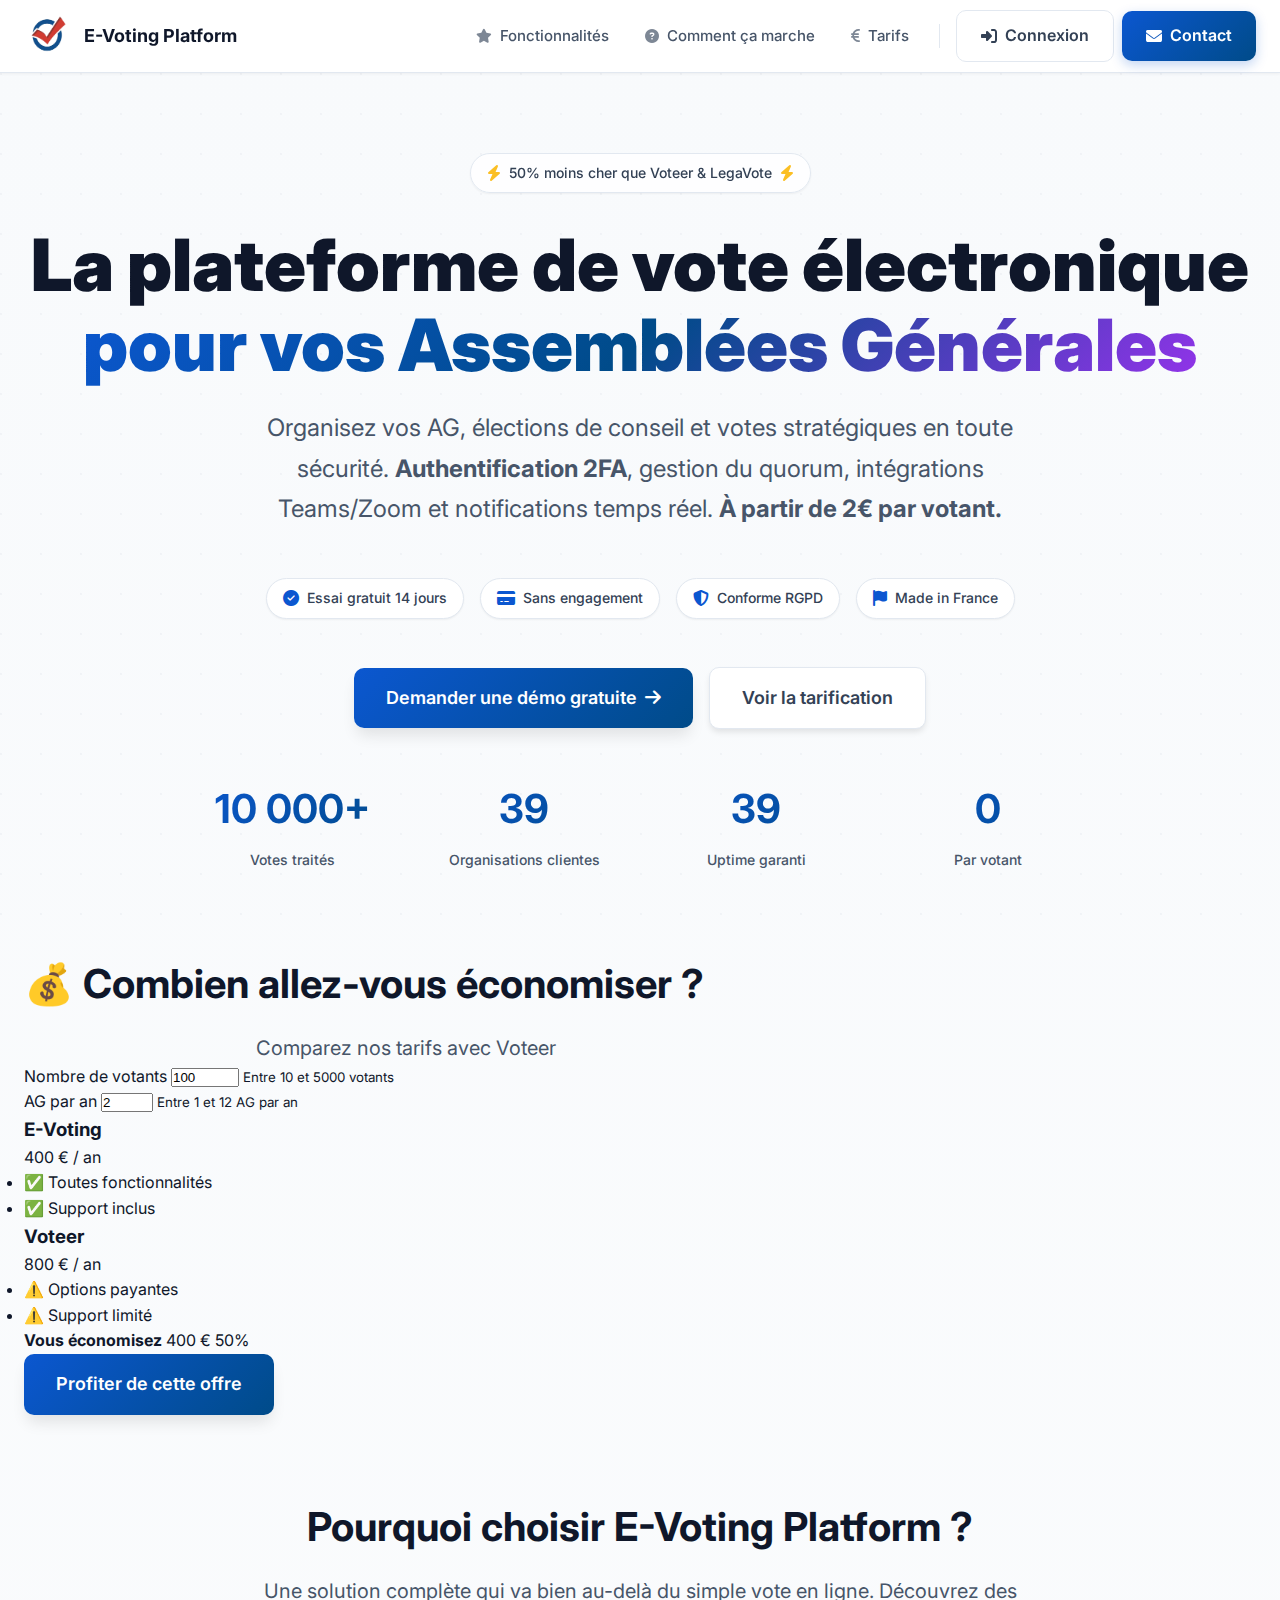
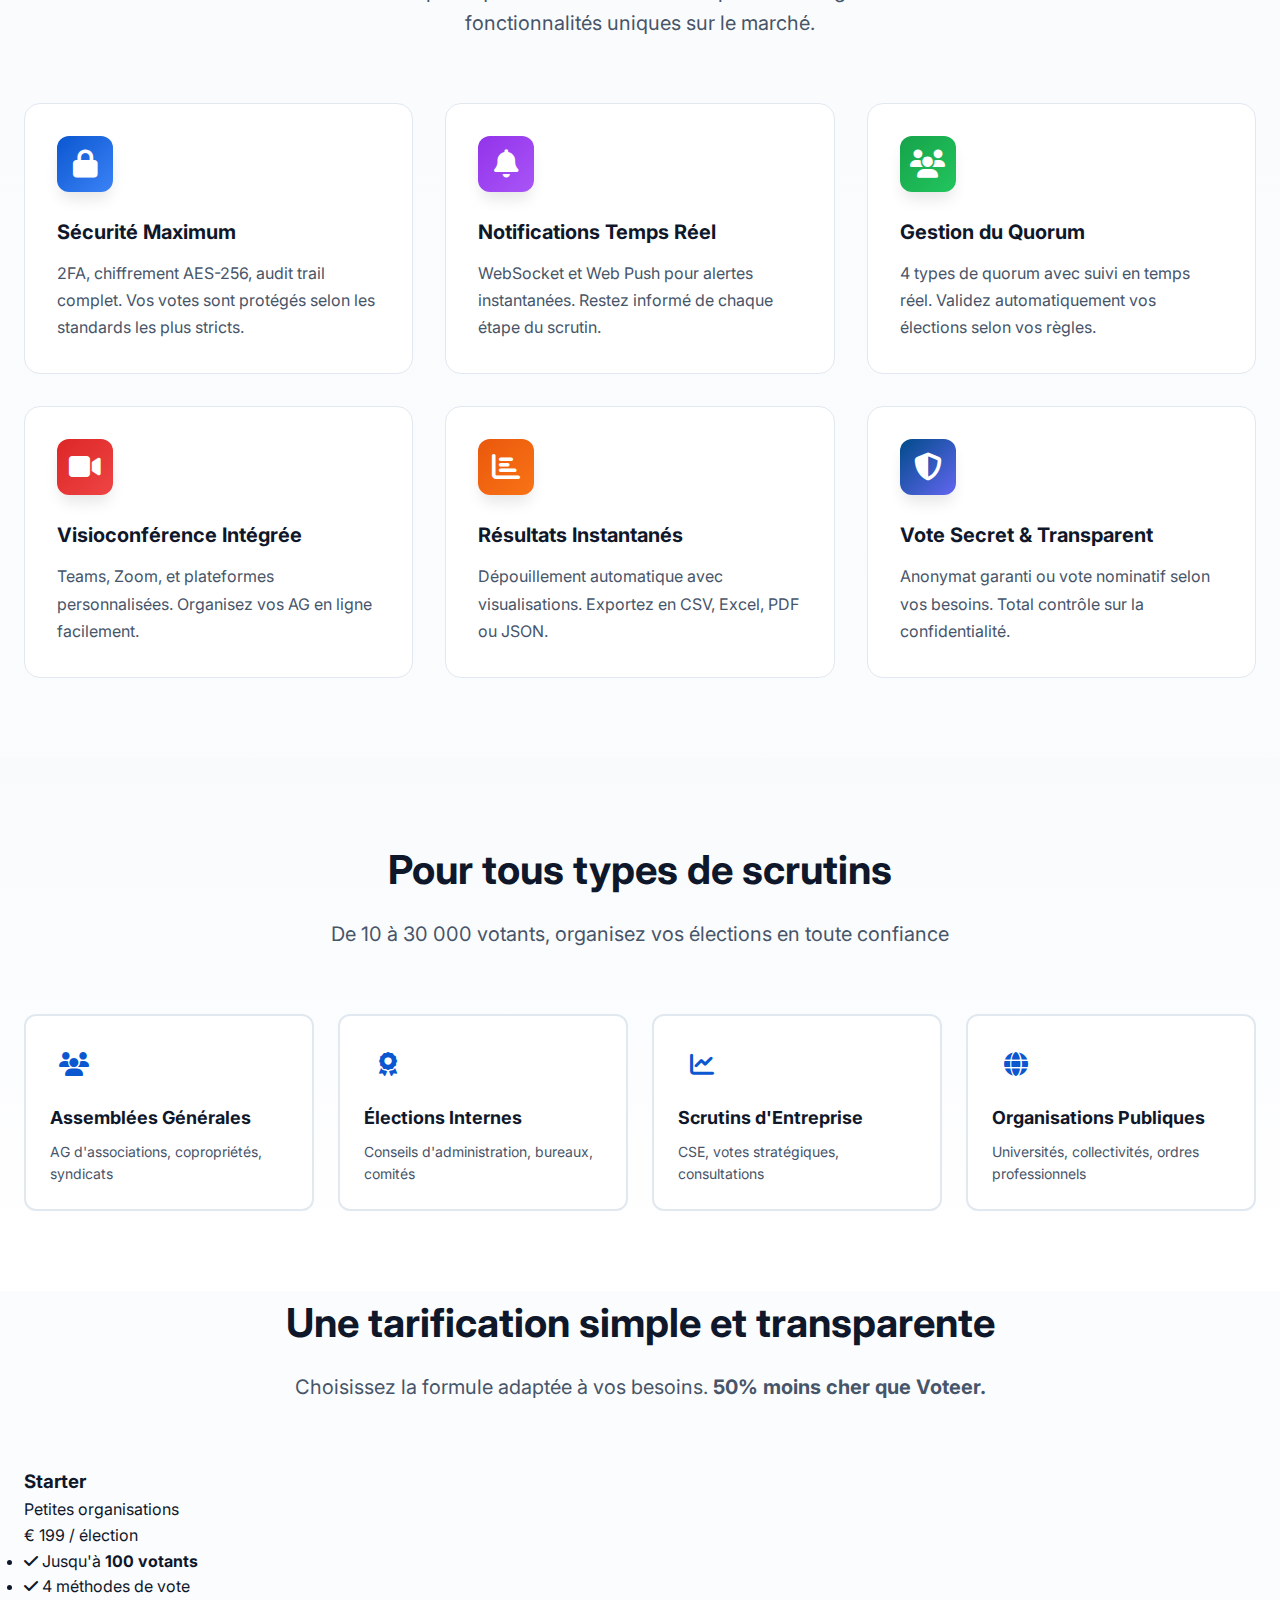
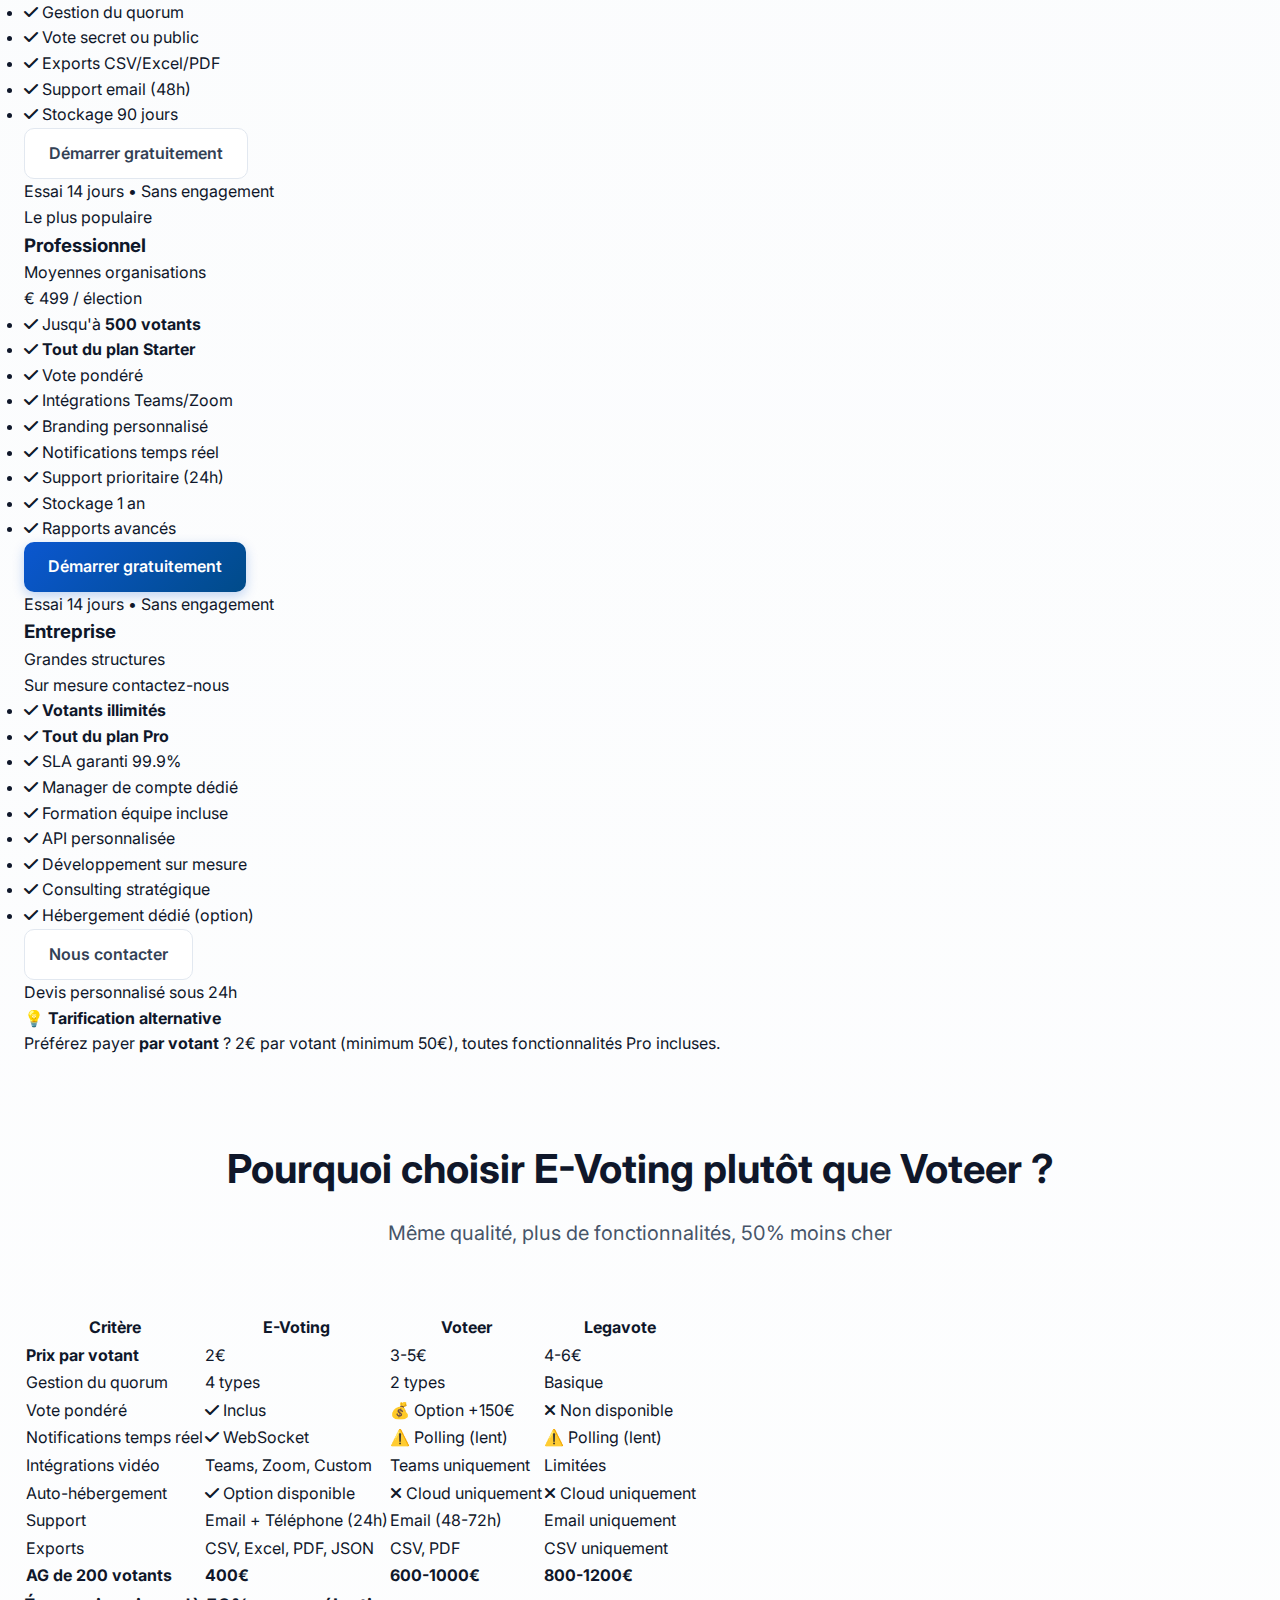
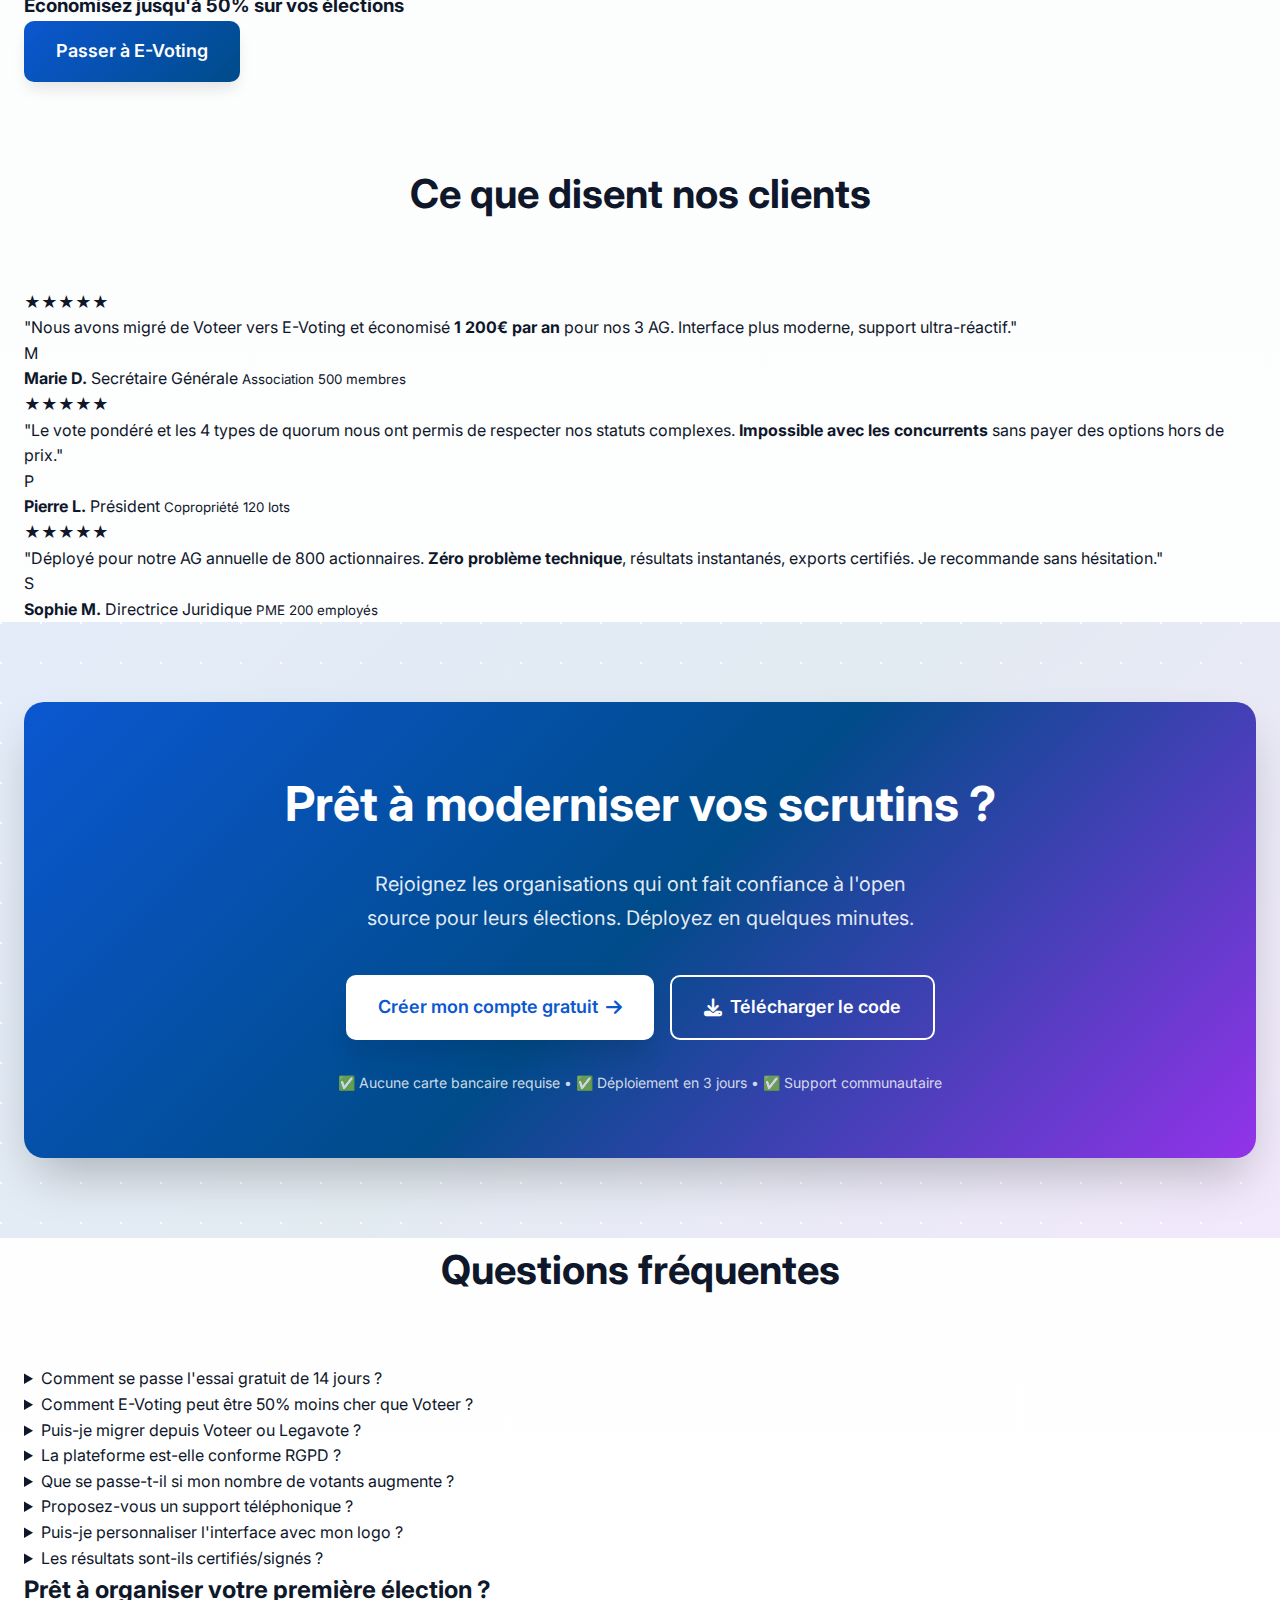
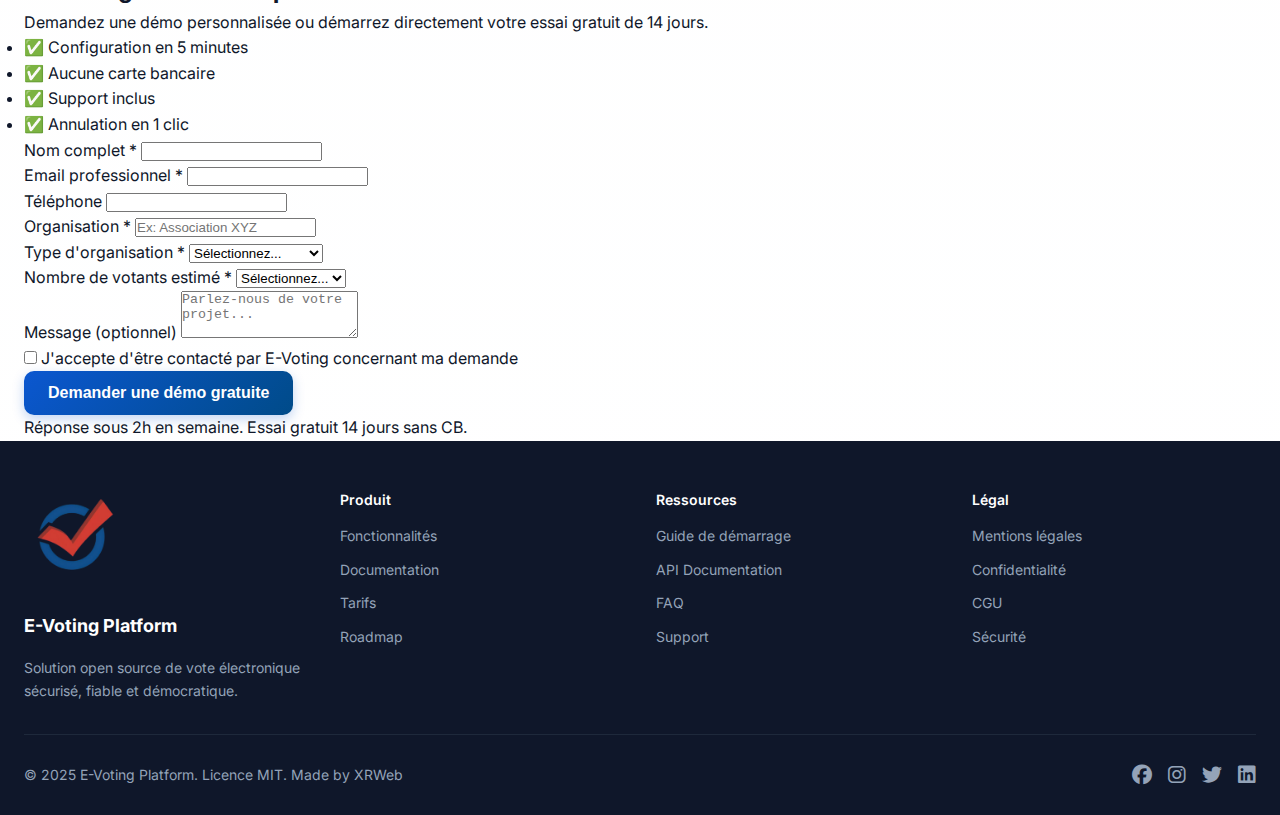
<file: index.html>
<!DOCTYPE html>
<html lang="fr">
<head>
    <meta charset="UTF-8">
    <meta name="viewport" content="width=device-width, initial-scale=1.0">
    <link rel="icon" href="./images/favicon.ico">

    <!-- Primary Meta Tags -->
    <meta name="title" content="E-Voting Platform - 50% moins cher | Vote Électronique Sécurisé pour AG">
    <meta name="description" content="Plateforme de vote électronique fiable, simple & sécurisé pour vos Assemblées Générales. Authentification 2FA, gestion du quorum, intégrations Teams/Zoom. À partir de 2€ par votant. Essai gratuit 14 jours.">
    <meta name="keywords" content="vote électronique, vote en ligne, e-voting, assemblée générale, AG, scrutin, élection, vote sécurisé, 2FA, quorum, association, copropriété, entreprise, CSE">
    <meta name="author" content="E-Voting Platform - XRWeb">
    <meta name="robots" content="index, follow, max-image-preview:large, max-snippet:-1, max-video-preview:-1">
    <meta name="language" content="French">
    <meta name="revisit-after" content="7 days">
    <meta name="rating" content="general">
    <link rel="canonical" href="https://e-voting.app">

    <title>E-Voting Platform | Vote Électronique Sécurisé pour AG</title>

    <!-- Open Graph / Facebook -->
    <meta property="og:type" content="website">
    <meta property="og:site_name" content="E-Voting Platform">
    <meta property="og:title" content="E-Voting Platform | Vote Électronique Sécurisé pour AG">
    <meta property="og:description" content="Plateforme de vote électronique fiable, simple & sécurisé pour vos Assemblées Générales. Authentification 2FA, gestion du quorum, intégrations Teams/Zoom. À partir de 2€ par votant.">
    <meta property="og:image" content="https://e-voting.app/images/logo-removebg.png">
    <meta property="og:image:width" content="1200">
    <meta property="og:image:height" content="630">
    <meta property="og:url" content="https://e-voting.app">
    <meta property="og:locale" content="fr_FR">

    <!-- Twitter Card -->
    <meta name="twitter:card" content="summary_large_image">
    <meta name="twitter:title" content="E-Voting Platform | Vote Électronique Sécurisé">
    <meta name="twitter:description" content="Plateforme de vote électronique fiable, simple & sécurisé pour vos Assemblées Générales.">
    <meta name="twitter:image" content="https://e-voting.app/images/logo-removebg.png">

    <!-- Additional SEO -->
    <meta name="geo.region" content="FR">
    <meta name="geo.placename" content="France">
    <meta name="theme-color" content="#0B57D0">
    <meta name="apple-mobile-web-app-capable" content="yes">
    <meta name="apple-mobile-web-app-status-bar-style" content="default">
    <meta name="apple-mobile-web-app-title" content="E-Voting">
    
    <!-- Font Awesome pour les icônes -->
    <link rel="stylesheet" href="https://cdnjs.cloudflare.com/ajax/libs/font-awesome/6.4.0/css/all.min.css">
    
    <!-- Google Fonts -->
    <link rel="preconnect" href="https://fonts.googleapis.com">
    <link rel="preconnect" href="https://fonts.gstatic.com" crossorigin>
    <link href="https://fonts.googleapis.com/css2?family=Inter:wght@400;500;600;700;800;900&display=swap" rel="stylesheet">
    
    <!-- CSS Principal -->
    <link rel="stylesheet" href="./styles.css">

    <!-- Schema.org Structured Data -->
    <script type="application/ld+json">
    {
        "@context": "https://schema.org",
        "@graph": [
            {
                "@type": "Organization",
                "name": "E-Voting Platform",
                "url": "https://e-voting.app",
                "logo": "https://e-voting.app/images/logo-removebg.png",
                "description": "Plateforme de vote électronique fiable, simple et sécurisé pour vos Assemblées Générales.",
                "address": {
                    "@type": "PostalAddress",
                    "addressCountry": "FR"
                },
                "contactPoint": {
                    "@type": "ContactPoint",
                    "contactType": "Customer Service",
                    "availableLanguage": "French"
                },
                "sameAs": []
            },
            {
                "@type": "SoftwareApplication",
                "name": "E-Voting Platform",
                "applicationCategory": "BusinessApplication",
                "operatingSystem": "Web",
                "offers": [
                    {
                        "@type": "Offer",
                        "name": "Plan Starter",
                        "price": "199",
                        "priceCurrency": "EUR",
                        "description": "Jusqu'à 100 votants avec 4 méthodes de vote et gestion du quorum"
                    },
                    {
                        "@type": "Offer",
                        "name": "Plan Professionnel",
                        "price": "499",
                        "priceCurrency": "EUR",
                        "description": "Jusqu'à 500 votants avec vote pondéré et intégrations Teams/Zoom"
                    },
                    {
                        "@type": "Offer",
                        "name": "Alternative par votant",
                        "price": "2",
                        "priceCurrency": "EUR",
                        "description": "Tarif par votant avec toutes les fonctionnalités Pro incluses (minimum 50€)"
                    }
                ],
                "aggregateRating": {
                    "@type": "AggregateRating",
                    "ratingValue": "4.8",
                    "reviewCount": "127",
                    "bestRating": "5"
                },
                "featureList": [
                    "Authentification 2FA",
                    "Chiffrement AES-256",
                    "Gestion du quorum (4 types)",
                    "Notifications temps réel WebSocket",
                    "Intégrations Teams/Zoom",
                    "Vote pondéré",
                    "Exports CSV/Excel/PDF/JSON",
                    "Audit trail complet",
                    "Conformité RGPD"
                ]
            },
            {
                "@type": "Product",
                "name": "E-Voting Platform - Plateforme de vote électronique",
                "description": "Solution de vote électronique sécurisée pour Assemblées Générales, élections internes et scrutins d'entreprise. Authentification 2FA, gestion du quorum, notifications temps réel.",
                "brand": {
                    "@type": "Brand",
                    "name": "E-Voting Platform"
                },
                "offers": {
                    "@type": "AggregateOffer",
                    "lowPrice": "199",
                    "highPrice": "499",
                    "priceCurrency": "EUR",
                    "offerCount": "3",
                    "availability": "https://schema.org/InStock"
                },
                "aggregateRating": {
                    "@type": "AggregateRating",
                    "ratingValue": "4.8",
                    "reviewCount": "127"
                }
            },
            {
                "@type": "FAQPage",
                "mainEntity": [
                    {
                        "@type": "Question",
                        "name": "Combien coûte E-Voting Platform ?",
                        "acceptedAnswer": {
                            "@type": "Answer",
                            "text": "Nous proposons trois formules : Plan Starter à 199€/élection (jusqu'à 100 votants), Plan Professionnel à 499€/élection (jusqu'à 500 votants), et une option flexible à 2€ par votant (minimum 50€) avec toutes les fonctionnalités Pro incluses."
                        }
                    },
                    {
                        "@type": "Question",
                        "name": "La plateforme est-elle sécurisée ?",
                        "acceptedAnswer": {
                            "@type": "Answer",
                            "text": "Oui, nous utilisons une authentification 2FA avec Google Authenticator, un chiffrement AES-256 end-to-end, et nous sommes conformes RGPD. Chaque vote est tracé dans un audit trail immutable."
                        }
                    },
                    {
                        "@type": "Question",
                        "name": "Puis-je essayer gratuitement ?",
                        "acceptedAnswer": {
                            "@type": "Answer",
                            "text": "Oui ! Nous offrons un essai gratuit de 14 jours, sans engagement et sans carte bancaire requise. Testez toutes les fonctionnalités sans restriction."
                        }
                    },
                    {
                        "@type": "Question",
                        "name": "Qu'est-ce que le quorum et comment est-il géré ?",
                        "acceptedAnswer": {
                            "@type": "Answer",
                            "text": "Le quorum est le nombre minimum de votants requis pour valider un scrutin. Nous supportons 4 types : pourcentage des inscrits, nombre absolu, pondéré (basé sur les pouvoirs), et sans quorum. Le système empêche automatiquement la clôture si le quorum n'est pas atteint."
                        }
                    }
                ]
            },
            {
                "@type": "WebSite",
                "name": "E-Voting Platform",
                "url": "https://e-voting.app",
                "potentialAction": {
                    "@type": "SearchAction",
                    "target": "https://e-voting.app/search?q={search_term_string}",
                    "query-input": "required name=search_term_string"
                }
            }
        ]
    }
    </script>
</head>
<body>
    <!-- Navigation -->
    <nav class="navbar" id="navbar">
        <div class="container">
            <div class="nav-content">
                <!-- Logo -->
                <a href="index.html" class="logo-link">
                    <div class="logo">
                        <img src="./images/logo-removebg.png" alt="E-Voting Platform Logo">
                        <div class="logo-text">
                            <h1>E-Voting Platform</h1>
                        </div>
                    </div>
                </a>
                
                <!-- Desktop Navigation -->
                <div class="nav-links">
                    <a href="#features" class="nav-link">
                        <i class="fas fa-star"></i>
                        <span>Fonctionnalités</span>
                    </a>
                    <a href="./pages/ccm.html" class="nav-link">
                        <i class="fas fa-question-circle"></i>
                        <span>Comment ça marche</span>
                    </a>
                    <a href="#tarifs" class="nav-link">
                        <i class="fas fa-euro-sign"></i>
                        <span>Tarifs</span>
                    </a>
                    <div class="nav-divider"></div>
                    <a href="./pages/login.html" class="btn-secondary">
                        <i class="fas fa-sign-in-alt"></i>
                        <span>Connexion</span>
                    </a>
                    <!--<a href="register.html" class="btn-primary">
                        <i class="fas fa-rocket"></i>
                        <span>Démarrer Gratuitement</span>
                    </a>-->
                    <a href="./pages/contact.html" class="btn-primary">
                        <i class="fas fa-envelope"></i>
                        <span>Contact</span>
                    </a>
                </div>
                
                <!-- Mobile Menu Toggle -->
                <button class="mobile-menu-toggle" id="mobileMenuToggle" aria-label="Menu">
                    <span class="hamburger-line"></span>
                    <span class="hamburger-line"></span>
                    <span class="hamburger-line"></span>
                </button>
            </div>
        </div>
    </nav>

    <!-- Mobile Menu -->
    <div class="mobile-menu" id="mobileMenu">
        <div class="mobile-menu-content">
            <a href="#features" class="mobile-link">
                <i class="fas fa-star"></i>
                <span>Fonctionnalités</span>
            </a>
            <a href="./pages/ccm.html" class="mobile-link">
                <i class="fas fa-question-circle"></i>
                <span>Comment ça marche</span>
            </a>
            <a href="#tarifs" class="mobile-link">
                <i class="fas fa-euro-sign"></i>
                <span>Tarifs</span>
            </a>
            <div class="mobile-menu-divider"></div>
            <a href="login.html" class="mobile-link-button secondary">
                <i class="fas fa-sign-in-alt"></i>
                <span>Connexion</span>
            </a>
            <!--<a href="register.html" class="mobile-link-button primary">
                <i class="fas fa-rocket"></i>
                <span>Démarrer Gratuitement</span>
            </a>-->
            <a href="./pages/contact.html" class="mobile-link-button primary">
                <i class="fas fa-envelope"></i>
                <span>Contact</span>
            </a>
        </div>
    </div>

    <!-- Hero Section -->
    <section class="hero">
        <div class="hero-background"></div>
        <div class="container">
            <div class="hero-content">
                <!-- Badge -->
                <div class="hero-badge">
                    <i class="fas fa-bolt"></i>
                    <span>50% moins cher que Voteer & LegaVote</span>
                    <i class="fas fa-bolt"></i>
                </div>

                <!-- Title -->
                <h1 class="hero-title">
                    La plateforme de vote électronique<br>
                    <span class="gradient-text">pour vos Assemblées Générales</span>
                </h1>

                <!-- Subtitle -->
                <p class="hero-subtitle">
                    Organisez vos AG, élections de conseil et votes stratégiques en toute sécurité.
                    <strong>Authentification 2FA</strong>, gestion du quorum, intégrations Teams/Zoom
                    et notifications temps réel. <strong>À partir de 2€ par votant.</strong>
                </p>

                <!-- Trust Badges -->
                <div class="trust-badges">
                    <div class="badge">
                        <i class="fas fa-check-circle"></i>
                        <span>Essai gratuit 14 jours</span>
                    </div>
                    <div class="badge">
                        <i class="fas fa-credit-card"></i>
                        <span>Sans engagement</span>
                    </div>
                    <div class="badge">
                        <i class="fas fa-shield-alt"></i>
                        <span>Conforme RGPD</span>
                    </div>
                    <div class="badge">
                        <i class="fas fa-flag"></i>
                        <span>Made in France</span>
                    </div>
                </div>

                <!-- CTA Buttons -->
                <div class="hero-cta">
                    <a href="#demo-form" class="btn-cta-primary">
                        <span>Demander une démo gratuite</span>
                        <i class="fas fa-arrow-right"></i>
                    </a>
                    <a href="#tarifs" class="btn-cta-secondary">
                        Voir la tarification
                    </a>
                </div>

                <!-- Stats -->
                <div class="stats">
                    <div class="stat">
                        <div class="stat-number">10 000+</div>
                        <div class="stat-label">Votes traités</div>
                    </div>
                    <div class="stat">
                        <div class="stat-number">100+</div>
                        <div class="stat-label">Organisations clientes</div>
                    </div>
                    <div class="stat">
                        <div class="stat-number">99.9%</div>
                        <div class="stat-label">Uptime garanti</div>
                    </div>
                    <div class="stat">
                        <div class="stat-number">2€</div>
                        <div class="stat-label">Par votant</div>
                    </div>
                </div>
            </div>
        </div>
    </section>

    <!-- Calculator Section -->
    <section class="calculator" id="calculateur">
        <div class="container">
            <h2 class="section-title">💰 Combien allez-vous économiser ?</h2>
            <p class="section-subtitle">Comparez nos tarifs avec Voteer</p>

            <div class="calculator-tool">
                <div class="calculator-inputs">
                    <div class="input-group">
                        <label for="voters">Nombre de votants</label>
                        <input type="number" id="voters" value="100" min="10" max="5000" aria-label="Nombre de votants pour votre élection" aria-describedby="voters-help">
                        <small id="voters-help" class="input-help">Entre 10 et 5000 votants</small>
                    </div>

                    <div class="input-group">
                        <label for="elections">AG par an</label>
                        <input type="number" id="elections" value="2" min="1" max="12" aria-label="Nombre d'assemblées générales par an" aria-describedby="elections-help">
                        <small id="elections-help" class="input-help">Entre 1 et 12 AG par an</small>
                    </div>
                </div>

                <div class="calculator-results">
                    <div class="result-card evoting">
                        <h3>E-Voting</h3>
                        <div class="price">
                            <span class="amount" id="evoting-price">400 €</span>
                            <span class="period">/ an</span>
                        </div>
                        <ul class="features-mini">
                            <li>✅ Toutes fonctionnalités</li>
                            <li>✅ Support inclus</li>
                        </ul>
                    </div>

                    <div class="result-card competitor">
                        <h3>Voteer</h3>
                        <div class="price">
                            <span class="amount" id="voteer-price">800 €</span>
                            <span class="period">/ an</span>
                        </div>
                        <ul class="features-mini">
                            <li>⚠️ Options payantes</li>
                            <li>⚠️ Support limité</li>
                        </ul>
                    </div>

                    <div class="savings-badge">
                        <strong>Vous économisez</strong>
                        <span class="savings-amount" id="savings">400 €</span>
                        <span class="savings-percent">50%</span>
                    </div>
                </div>
            </div>

            <div class="calculator-cta">
                <a href="#demo-form" class="btn-cta-primary">
                    Profiter de cette offre
                </a>
            </div>
        </div>
    </section>

    <!-- Features Section -->
    <section class="features" id="features">
        <div class="container">
            <div class="section-header">
                <h2 class="section-title">Pourquoi choisir E-Voting Platform ?</h2>
                <p class="section-subtitle">
                    Une solution complète qui va bien au-delà du simple vote en ligne. 
                    Découvrez des fonctionnalités uniques sur le marché.
                </p>
            </div>

            <div class="features-grid">
                <div class="feature-card" data-color="blue">
                    <div class="feature-icon blue">
                        <i class="fas fa-lock"></i>
                    </div>
                    <h3 class="feature-title">Sécurité Maximum</h3>
                    <p class="feature-description">
                        2FA, chiffrement AES-256, audit trail complet. Vos votes sont protégés 
                        selon les standards les plus stricts.
                    </p>
                </div>

                <div class="feature-card" data-color="purple">
                    <div class="feature-icon purple">
                        <i class="fas fa-bell"></i>
                    </div>
                    <h3 class="feature-title">Notifications Temps Réel</h3>
                    <p class="feature-description">
                        WebSocket et Web Push pour alertes instantanées. Restez informé 
                        de chaque étape du scrutin.
                    </p>
                </div>

                <div class="feature-card" data-color="green">
                    <div class="feature-icon green">
                        <i class="fas fa-users"></i>
                    </div>
                    <h3 class="feature-title">Gestion du Quorum</h3>
                    <p class="feature-description">
                        4 types de quorum avec suivi en temps réel. Validez automatiquement 
                        vos élections selon vos règles.
                    </p>
                </div>

                <div class="feature-card" data-color="red">
                    <div class="feature-icon red">
                        <i class="fas fa-video"></i>
                    </div>
                    <h3 class="feature-title">Visioconférence Intégrée</h3>
                    <p class="feature-description">
                        Teams, Zoom, et plateformes personnalisées. Organisez vos AG 
                        en ligne facilement.
                    </p>
                </div>

                <div class="feature-card" data-color="orange">
                    <div class="feature-icon orange">
                        <i class="fas fa-chart-bar"></i>
                    </div>
                    <h3 class="feature-title">Résultats Instantanés</h3>
                    <p class="feature-description">
                        Dépouillement automatique avec visualisations. Exportez en CSV, 
                        Excel, PDF ou JSON.
                    </p>
                </div>

                <div class="feature-card" data-color="indigo">
                    <div class="feature-icon indigo">
                        <i class="fas fa-shield-alt"></i>
                    </div>
                    <h3 class="feature-title">Vote Secret & Transparent</h3>
                    <p class="feature-description">
                        Anonymat garanti ou vote nominatif selon vos besoins. Total contrôle 
                        sur la confidentialité.
                    </p>
                </div>
            </div>
        </div>
    </section>

    <!-- Use Cases Section -->
    <section class="use-cases" id="use-cases">
        <div class="container">
            <div class="section-header">
                <h2 class="section-title">Pour tous types de scrutins</h2>
                <p class="section-subtitle">
                    De 10 à 30 000 votants, organisez vos élections en toute confiance
                </p>
            </div>

            <div class="use-cases-grid">
                <div class="use-case-card">
                    <div class="use-case-icon">
                        <i class="fas fa-users"></i>
                    </div>
                    <h3 class="use-case-title">Assemblées Générales</h3>
                    <p class="use-case-description">AG d'associations, copropriétés, syndicats</p>
                </div>

                <div class="use-case-card">
                    <div class="use-case-icon">
                        <i class="fas fa-award"></i>
                    </div>
                    <h3 class="use-case-title">Élections Internes</h3>
                    <p class="use-case-description">Conseils d'administration, bureaux, comités</p>
                </div>

                <div class="use-case-card">
                    <div class="use-case-icon">
                        <i class="fas fa-chart-line"></i>
                    </div>
                    <h3 class="use-case-title">Scrutins d'Entreprise</h3>
                    <p class="use-case-description">CSE, votes stratégiques, consultations</p>
                </div>

                <div class="use-case-card">
                    <div class="use-case-icon">
                        <i class="fas fa-globe"></i>
                    </div>
                    <h3 class="use-case-title">Organisations Publiques</h3>
                    <p class="use-case-description">Universités, collectivités, ordres professionnels</p>
                </div>
            </div>
        </div>
    </section>

    <!-- Pricing Section -->
    <section class="pricing" id="tarifs">
        <div class="container">
            <div class="section-header">
                <h2 class="section-title">Une tarification simple et transparente</h2>
                <p class="section-subtitle">
                    Choisissez la formule adaptée à vos besoins.
                    <strong>50% moins cher que Voteer.</strong>
                </p>
            </div>

            <div class="pricing-grid">
                <!-- Plan Starter -->
                <div class="pricing-card">
                    <div class="plan-header">
                        <h3>Starter</h3>
                        <p class="plan-tagline">Petites organisations</p>
                    </div>

                    <div class="plan-price">
                        <span class="currency">€</span>
                        <span class="amount">199</span>
                        <span class="period">/ élection</span>
                    </div>

                    <ul class="plan-features">
                        <li><i class="fas fa-check"></i> Jusqu'à <strong>100 votants</strong></li>
                        <li><i class="fas fa-check"></i> 4 méthodes de vote</li>
                        <li><i class="fas fa-check"></i> Gestion du quorum</li>
                        <li><i class="fas fa-check"></i> Vote secret ou public</li>
                        <li><i class="fas fa-check"></i> Exports CSV/Excel/PDF</li>
                        <li><i class="fas fa-check"></i> Support email (48h)</li>
                        <li><i class="fas fa-check"></i> Stockage 90 jours</li>
                    </ul>

                    <a href="#demo-form" class="btn-secondary btn-block">
                        Démarrer gratuitement
                    </a>

                    <p class="plan-note">
                        Essai 14 jours • Sans engagement
                    </p>
                </div>

                <!-- Plan Professionnel - POPULAIRE -->
                <div class="pricing-card popular">
                    <div class="badge-popular">Le plus populaire</div>

                    <div class="plan-header">
                        <h3>Professionnel</h3>
                        <p class="plan-tagline">Moyennes organisations</p>
                    </div>

                    <div class="plan-price">
                        <span class="currency">€</span>
                        <span class="amount">499</span>
                        <span class="period">/ élection</span>
                    </div>

                    <ul class="plan-features">
                        <li><i class="fas fa-check"></i> Jusqu'à <strong>500 votants</strong></li>
                        <li><i class="fas fa-check"></i> <strong>Tout du plan Starter</strong></li>
                        <li><i class="fas fa-check"></i> Vote pondéré</li>
                        <li><i class="fas fa-check"></i> Intégrations Teams/Zoom</li>
                        <li><i class="fas fa-check"></i> Branding personnalisé</li>
                        <li><i class="fas fa-check"></i> Notifications temps réel</li>
                        <li><i class="fas fa-check"></i> Support prioritaire (24h)</li>
                        <li><i class="fas fa-check"></i> Stockage 1 an</li>
                        <li><i class="fas fa-check"></i> Rapports avancés</li>
                    </ul>

                    <a href="#demo-form" class="btn-primary btn-block">
                        Démarrer gratuitement
                    </a>

                    <p class="plan-note">
                        Essai 14 jours • Sans engagement
                    </p>
                </div>

                <!-- Plan Entreprise -->
                <div class="pricing-card">
                    <div class="plan-header">
                        <h3>Entreprise</h3>
                        <p class="plan-tagline">Grandes structures</p>
                    </div>

                    <div class="plan-price">
                        <span class="amount-text">Sur mesure</span>
                        <span class="period">contactez-nous</span>
                    </div>

                    <ul class="plan-features">
                        <li><i class="fas fa-check"></i> <strong>Votants illimités</strong></li>
                        <li><i class="fas fa-check"></i> <strong>Tout du plan Pro</strong></li>
                        <li><i class="fas fa-check"></i> SLA garanti 99.9%</li>
                        <li><i class="fas fa-check"></i> Manager de compte dédié</li>
                        <li><i class="fas fa-check"></i> Formation équipe incluse</li>
                        <li><i class="fas fa-check"></i> API personnalisée</li>
                        <li><i class="fas fa-check"></i> Développement sur mesure</li>
                        <li><i class="fas fa-check"></i> Consulting stratégique</li>
                        <li><i class="fas fa-check"></i> Hébergement dédié (option)</li>
                    </ul>

                    <a href="./pages/contact.html" class="btn-secondary btn-block">
                        Nous contacter
                    </a>

                    <p class="plan-note">
                        Devis personnalisé sous 24h
                    </p>
                </div>
            </div>

            <!-- Alternative par votant -->
            <div class="pricing-alternative">
                <h4>💡 Tarification alternative</h4>
                <p>
                    Préférez payer <strong>par votant</strong> ?
                    <span class="price-highlight">2€ par votant</span>
                    (minimum 50€), toutes fonctionnalités Pro incluses.
                </p>
            </div>
        </div>
    </section>

    <!-- Comparison Section -->
    <section class="comparison" id="comparison">
        <div class="container">
            <div class="section-header">
                <h2 class="section-title">Pourquoi choisir E-Voting plutôt que Voteer ?</h2>
                <p class="section-subtitle">
                    Même qualité, plus de fonctionnalités, 50% moins cher
                </p>
            </div>

            <div class="comparison-table-wrapper">
                <table class="comparison-table">
                    <thead>
                        <tr>
                            <th>Critère</th>
                            <th class="highlight">
                                <div class="provider-logo">E-Voting</div>
                            </th>
                            <th>
                                <div class="provider-logo">Voteer</div>
                            </th>
                            <th>
                                <div class="provider-logo">Legavote</div>
                            </th>
                        </tr>
                    </thead>
                    <tbody>
                        <tr>
                            <td><strong>Prix par votant</strong></td>
                            <td class="highlight">
                                <span class="price-badge best">2€</span>
                            </td>
                            <td>3-5€</td>
                            <td>4-6€</td>
                        </tr>

                        <tr>
                            <td>Gestion du quorum</td>
                            <td class="highlight">
                                <span class="feature-badge best">4 types</span>
                            </td>
                            <td>2 types</td>
                            <td>Basique</td>
                        </tr>

                        <tr>
                            <td>Vote pondéré</td>
                            <td class="highlight">
                                <i class="fas fa-check check"></i> Inclus
                            </td>
                            <td>💰 Option +150€</td>
                            <td><i class="fas fa-times cross"></i> Non disponible</td>
                        </tr>

                        <tr>
                            <td>Notifications temps réel</td>
                            <td class="highlight">
                                <i class="fas fa-check check"></i> WebSocket
                            </td>
                            <td>⚠️ Polling (lent)</td>
                            <td>⚠️ Polling (lent)</td>
                        </tr>

                        <tr>
                            <td>Intégrations vidéo</td>
                            <td class="highlight">
                                Teams, Zoom, Custom
                            </td>
                            <td>Teams uniquement</td>
                            <td>Limitées</td>
                        </tr>

                        <tr>
                            <td>Auto-hébergement</td>
                            <td class="highlight">
                                <i class="fas fa-check check"></i> Option disponible
                            </td>
                            <td><i class="fas fa-times cross"></i> Cloud uniquement</td>
                            <td><i class="fas fa-times cross"></i> Cloud uniquement</td>
                        </tr>

                        <tr>
                            <td>Support</td>
                            <td class="highlight">
                                Email + Téléphone (24h)
                            </td>
                            <td>Email (48-72h)</td>
                            <td>Email uniquement</td>
                        </tr>

                        <tr>
                            <td>Exports</td>
                            <td class="highlight">
                                CSV, Excel, PDF, JSON
                            </td>
                            <td>CSV, PDF</td>
                            <td>CSV uniquement</td>
                        </tr>

                        <tr class="total-row">
                            <td><strong>AG de 200 votants</strong></td>
                            <td class="highlight">
                                <strong class="price-total">400€</strong>
                            </td>
                            <td><strong>600-1000€</strong></td>
                            <td><strong>800-1200€</strong></td>
                        </tr>
                    </tbody>
                </table>
            </div>

            <div class="comparison-cta">
                <h3>Économisez jusqu'à 50% sur vos élections</h3>
                <a href="#demo-form" class="btn-cta-primary">
                    Passer à E-Voting
                </a>
            </div>
        </div>
    </section>

    <!-- Testimonials Section -->
    <section class="testimonials" id="clients">
        <div class="container">
            <div class="section-header">
                <h2 class="section-title">Ce que disent nos clients</h2>
            </div>

            <div class="testimonials-grid">
                <div class="testimonial-card">
                    <div class="rating">★★★★★</div>
                    <blockquote>
                        "Nous avons migré de Voteer vers E-Voting et économisé
                        <strong>1 200€ par an</strong> pour nos 3 AG. Interface plus
                        moderne, support ultra-réactif."
                    </blockquote>
                    <div class="testimonial-author">
                        <div class="author-avatar">M</div>
                        <div>
                            <strong>Marie D.</strong>
                            <span>Secrétaire Générale</span>
                            <small>Association 500 membres</small>
                        </div>
                    </div>
                </div>

                <div class="testimonial-card">
                    <div class="rating">★★★★★</div>
                    <blockquote>
                        "Le vote pondéré et les 4 types de quorum nous ont permis
                        de respecter nos statuts complexes. <strong>Impossible avec
                        les concurrents</strong> sans payer des options hors de prix."
                    </blockquote>
                    <div class="testimonial-author">
                        <div class="author-avatar">P</div>
                        <div>
                            <strong>Pierre L.</strong>
                            <span>Président</span>
                            <small>Copropriété 120 lots</small>
                        </div>
                    </div>
                </div>

                <div class="testimonial-card">
                    <div class="rating">★★★★★</div>
                    <blockquote>
                        "Déployé pour notre AG annuelle de 800 actionnaires.
                        <strong>Zéro problème technique</strong>, résultats
                        instantanés, exports certifiés. Je recommande sans hésitation."
                    </blockquote>
                    <div class="testimonial-author">
                        <div class="author-avatar">S</div>
                        <div>
                            <strong>Sophie M.</strong>
                            <span>Directrice Juridique</span>
                            <small>PME 200 employés</small>
                        </div>
                    </div>
                </div>
            </div>
        </div>
    </section>

    <!-- CTA Section -->
    <section class="cta-section">
        <div class="cta-background"></div>
        <div class="container">
            <div class="cta-content">
                <h2 class="cta-title">Prêt à moderniser vos scrutins ?</h2>
                <p class="cta-subtitle">
                    Rejoignez les organisations qui ont fait confiance à l'open source 
                    pour leurs élections. Déployez en quelques minutes.
                </p>
                
                <div class="cta-buttons">
                    <a href="register.html" class="btn-cta-white">
                        <span>Créer mon compte gratuit</span>
                        <i class="fas fa-arrow-right"></i>
                    </a>
                    <a href="https://github.com/your-repo" class="btn-cta-outline" target="_blank">
                        <i class="fas fa-download"></i>
                        <span>Télécharger le code</span>
                    </a>
                </div>

                <p class="cta-note">
                    ✅ Aucune carte bancaire requise • ✅ Déploiement en 3 jours • ✅ Support communautaire
                </p>
            </div>
        </div>
    </section>

    <!-- FAQ Section -->
    <section class="faq" id="faq">
        <div class="container">
            <div class="section-header">
                <h2 class="section-title">Questions fréquentes</h2>
            </div>

            <div class="faq-grid">
                <details class="faq-item">
                    <summary>Comment se passe l'essai gratuit de 14 jours ?</summary>
                    <p>
                        Aucune carte bancaire requise. Vous créez votre compte,
                        organisez vos élections tests, et décidez ensuite si vous
                        souhaitez continuer. Annulation en 1 clic.
                    </p>
                </details>

                <details class="faq-item">
                    <summary>Comment E-Voting peut être 50% moins cher que Voteer ?</summary>
                    <p>
                        Nous sommes une équipe réduite, sans frais commerciaux
                        importants. Notre infrastructure est optimisée et nous privilégions
                        la qualité du produit plutôt que le marketing agressif.
                    </p>
                </details>

                <details class="faq-item">
                    <summary>Puis-je migrer depuis Voteer ou Legavote ?</summary>
                    <p>
                        Oui ! Nous proposons un service d'import gratuit de vos
                        listes d'électeurs (CSV) et pouvons même récupérer vos
                        historiques si besoin. Migration en moins d'1 heure.
                    </p>
                </details>

                <details class="faq-item">
                    <summary>La plateforme est-elle conforme RGPD ?</summary>
                    <p>
                        Absolument. Hébergement en France/UE, chiffrement AES-256,
                        droit à l'oubli respecté, registre d'audit complet.
                        Certificat de conformité disponible sur demande.
                    </p>
                </details>

                <details class="faq-item">
                    <summary>Que se passe-t-il si mon nombre de votants augmente ?</summary>
                    <p>
                        Avec le plan "par élection", vous payez selon la tranche
                        (100, 500, ou illimité). Avec le "par votant", vous ne
                        payez que les votants réels à 2€ chacun. Pas de mauvaise surprise.
                    </p>
                </details>

                <details class="faq-item">
                    <summary>Proposez-vous un support téléphonique ?</summary>
                    <p>
                        Oui pour les plans Pro et Entreprise. Le plan Starter a un
                        support email sous 48h. Tous les plans incluent une
                        documentation complète et des tutoriels vidéo.
                    </p>
                </details>

                <details class="faq-item">
                    <summary>Puis-je personnaliser l'interface avec mon logo ?</summary>
                    <p>
                        Oui, à partir du plan Professionnel. Vous pouvez ajouter
                        votre logo, couleurs, et même un nom de domaine personnalisé
                        (vote.votre-association.fr).
                    </p>
                </details>

                <details class="faq-item">
                    <summary>Les résultats sont-ils certifiés/signés ?</summary>
                    <p>
                        Oui. Tous les exports incluent un hash SHA-256 et une
                        signature numérique avec horodatage. Recevable comme
                        preuve légale si besoin.
                    </p>
                </details>
            </div>
        </div>
    </section>

    <!-- Demo Form Section -->
    <section class="demo-form" id="demo-form">
        <div class="container">
            <div class="demo-content">
                <div class="demo-text">
                    <h2>Prêt à organiser votre première élection ?</h2>
                    <p>
                        Demandez une démo personnalisée ou démarrez directement
                        votre essai gratuit de 14 jours.
                    </p>
                    <ul class="demo-benefits">
                        <li>✅ Configuration en 5 minutes</li>
                        <li>✅ Aucune carte bancaire</li>
                        <li>✅ Support inclus</li>
                        <li>✅ Annulation en 1 clic</li>
                    </ul>
                </div>

                <div class="demo-form-box">
                    <form id="demoForm" aria-label="Formulaire de demande de démo gratuite">
                        <div class="form-group">
                            <label for="name">Nom complet *</label>
                            <input type="text" id="name" name="name" required aria-required="true" aria-label="Votre nom complet">
                        </div>

                        <div class="form-group">
                            <label for="email">Email professionnel *</label>
                            <input type="email" id="email" name="email" required aria-required="true" aria-label="Votre adresse email professionnelle">
                        </div>

                        <div class="form-group">
                            <label for="phone">Téléphone</label>
                            <input type="tel" id="phone" name="phone" aria-label="Votre numéro de téléphone (optionnel)">
                        </div>

                        <div class="form-group">
                            <label for="organization">Organisation *</label>
                            <input type="text" id="organization" name="organization"
                                   placeholder="Ex: Association XYZ" required aria-required="true" aria-label="Nom de votre organisation">
                        </div>

                        <div class="form-group">
                            <label for="type">Type d'organisation *</label>
                            <select id="type" name="type" required aria-required="true" aria-label="Type de votre organisation">
                                <option value="">Sélectionnez...</option>
                                <option value="association">Association</option>
                                <option value="copropriete">Copropriété</option>
                                <option value="entreprise">Entreprise</option>
                                <option value="syndicat">Syndicat</option>
                                <option value="institution">Institution publique</option>
                                <option value="autre">Autre</option>
                            </select>
                        </div>

                        <div class="form-group">
                            <label for="voters-select">Nombre de votants estimé *</label>
                            <select id="voters-select" name="voters" required aria-required="true" aria-label="Nombre estimé de votants pour vos élections">
                                <option value="">Sélectionnez...</option>
                                <option value="10-50">10-50</option>
                                <option value="50-100">50-100</option>
                                <option value="100-500">100-500</option>
                                <option value="500-1000">500-1000</option>
                                <option value="1000+">1000+</option>
                            </select>
                        </div>

                        <div class="form-group">
                            <label for="message">Message (optionnel)</label>
                            <textarea id="message" name="message" rows="3"
                                      placeholder="Parlez-nous de votre projet..."></textarea>
                        </div>

                        <div class="form-checkbox">
                            <input type="checkbox" id="consent" name="consent" required>
                            <label for="consent">
                                J'accepte d'être contacté par E-Voting concernant ma demande
                            </label>
                        </div>

                        <button type="submit" class="btn-primary btn-block">
                            Demander une démo gratuite
                        </button>

                        <p class="form-note">
                            Réponse sous 2h en semaine. Essai gratuit 14 jours sans CB.
                        </p>
                    </form>
                </div>
            </div>
        </div>
    </section>

    <!-- Footer -->
    <footer class="footer">
        <div class="container">
            <div class="footer-grid">
                <div class="footer-col">
                    <img src="./images/logo-removebg.png" alt="E-Voting Platform Logo">
                    <h3>E-Voting Platform</h3>
                    <p>Solution open source de vote électronique sécurisé, fiable et démocratique.</p>
                </div>

                <div class="footer-col">
                    <h4>Produit</h4>
                    <ul>
                        <li><a href="#features">Fonctionnalités</a></li>
                        <li><a href="#">Documentation</a></li>
                        <li><a href="#">Tarifs</a></li>
                        <li><a href="#">Roadmap</a></li>
                    </ul>
                </div>

                <div class="footer-col">
                    <h4>Ressources</h4>
                    <ul>
                        <li><a href="#">Guide de démarrage</a></li>
                        <li><a href="#">API Documentation</a></li>
                        <li><a href="./pages/faq.html">FAQ</a></li>
                        <li><a href="#">Support</a></li>
                    </ul>
                </div>

                <div class="footer-col">
                    <h4>Légal</h4>
                    <ul>
                        <li><a href="./pages/legal/mentions-légales.html">Mentions légales</a></li>
                        <li><a href="./pages/legal/confidentialité.html">Confidentialité</a></li>
                        <li><a href="#">CGU</a></li>
                        <li><a href="./pages/legal/securite.html">Sécurité</a></li>
                    </ul>
                </div>
            </div>

            <div class="footer-bottom">
                <p>© 2025 E-Voting Platform. Licence MIT. Made by XRWeb</p>
                <div class="footer-social">
                    <a href="#" aria-label="Facebook"><i class="fab fa-facebook"></i></a>
                    <a href="#" aria-label="Instagram"><i class="fab fa-instagram"></i></a>
                    <a href="#" aria-label="Twitter"><i class="fab fa-twitter"></i></a>
                    <a href="#" aria-label="LinkedIn"><i class="fab fa-linkedin"></i></a>
                </div>
            </div>
        </div>
    </footer>

    <!-- Scroll to Top Button -->
    <button class="scroll-to-top" id="scrollToTop" aria-label="Retour en haut">
        <i class="fas fa-arrow-up"></i>
    </button>

    <!-- JavaScript -->
    <script src="./js/calculator.js"></script>
    <script src="./main.js"></script>
</body>
</html>
</file>
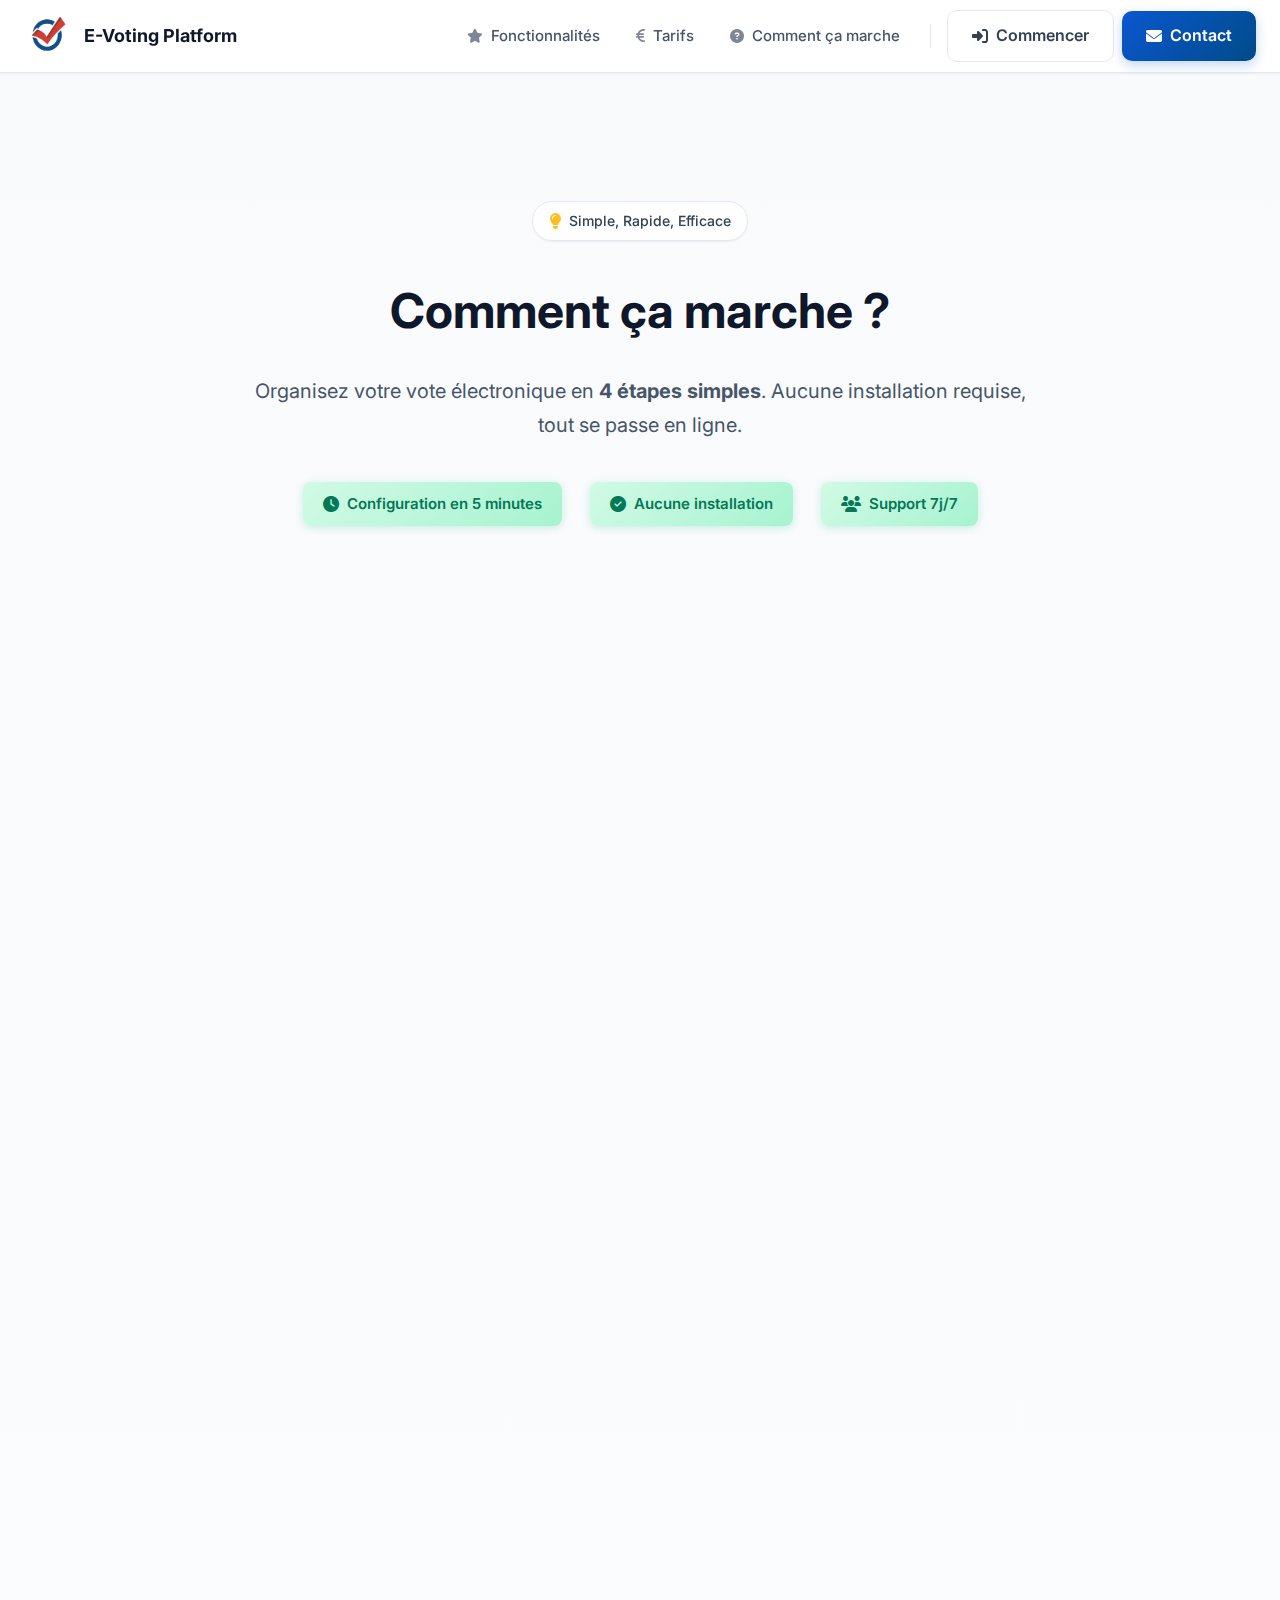
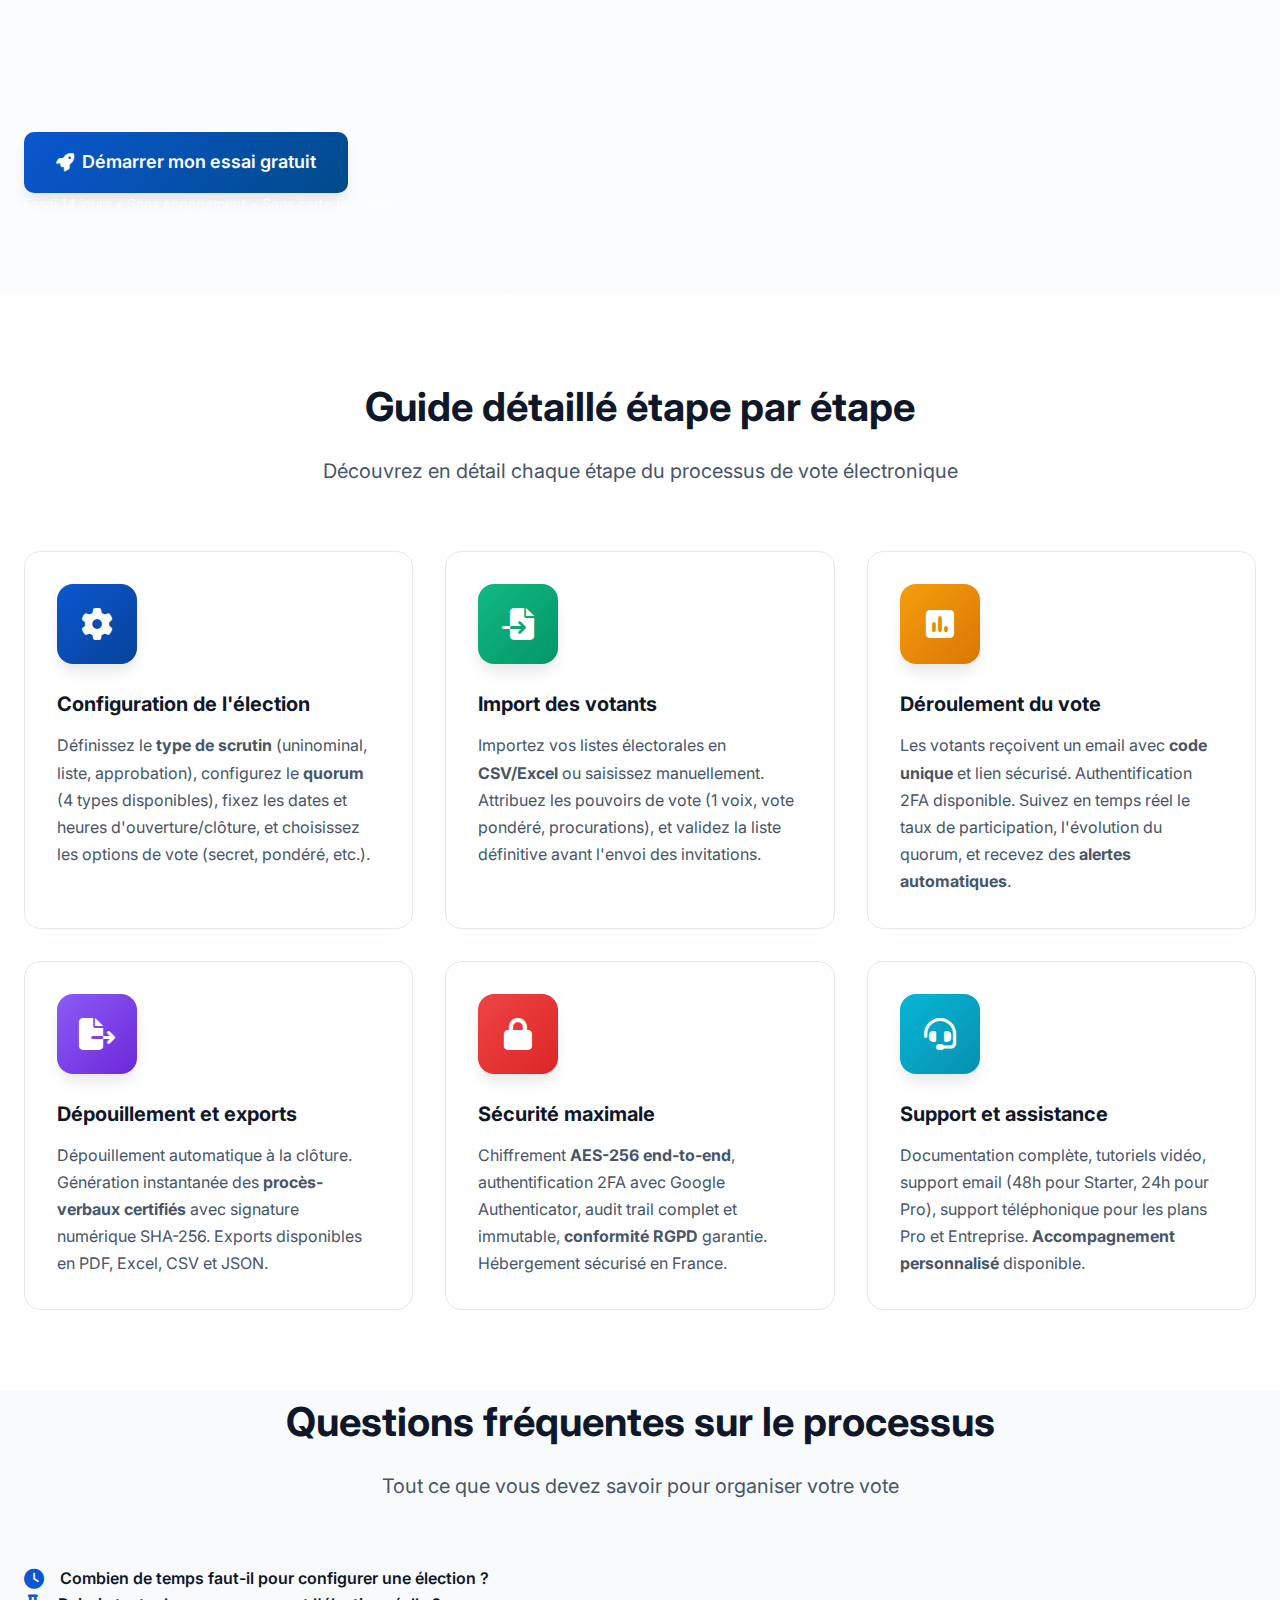
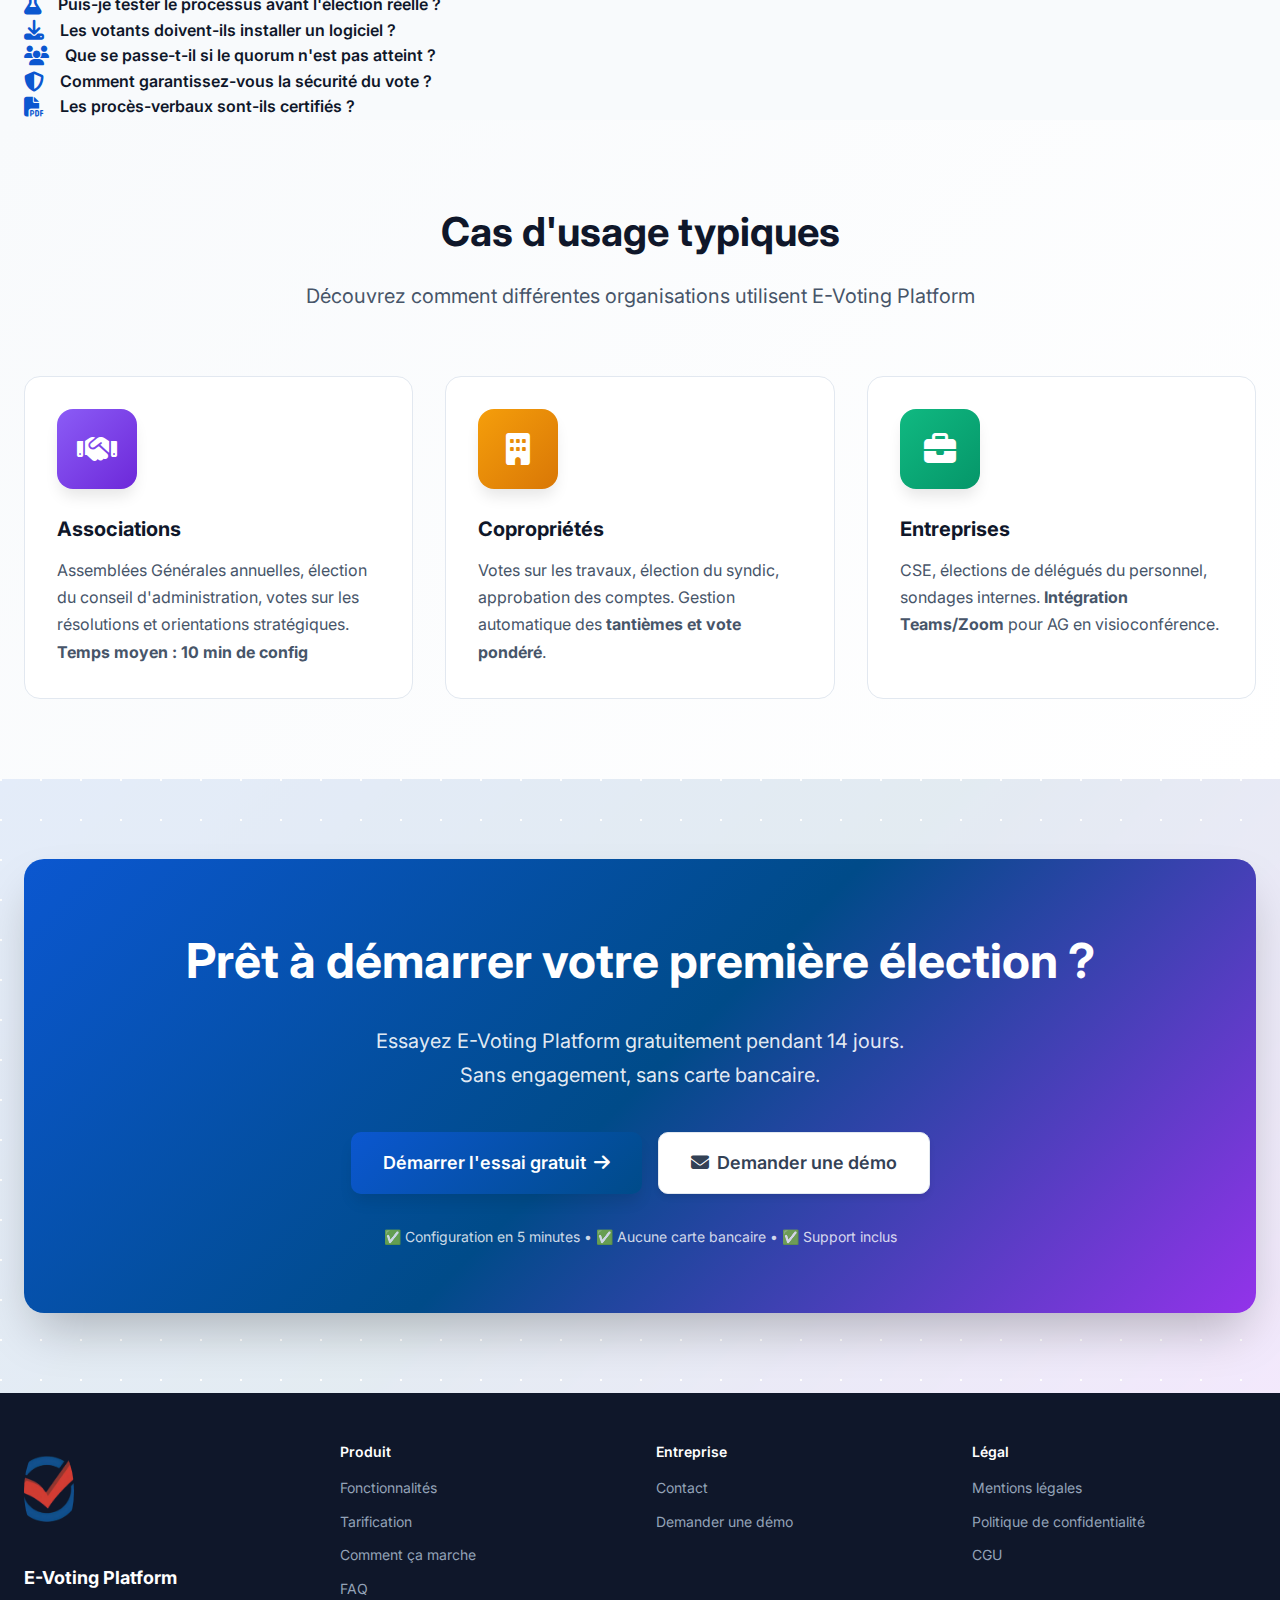
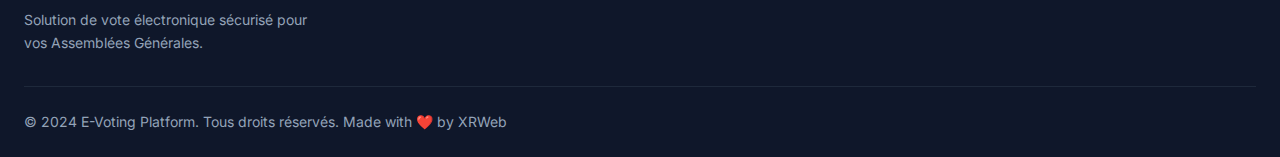
<file: pages/ccm.html>
<!DOCTYPE html>
<html lang="fr">
<head>
    <meta charset="UTF-8">
    <meta name="viewport" content="width=device-width, initial-scale=1.0">
    <link rel="icon" href="../images/favicon.ico">

    <!-- Primary Meta Tags -->
    <meta name="title" content="Comment ça marche ? | E-Voting Platform">
    <meta name="description" content="Découvrez comment organiser votre vote électronique en 4 étapes simples avec E-Voting Platform. Aucune installation requise, tout se passe en ligne.">
    <meta name="robots" content="index, follow">
    <link rel="canonical" href="https://e-voting.app/pages/ccm.html">
    <title>Comment ça marche ? | E-Voting Platform</title>

    <!-- Open Graph -->
    <meta property="og:type" content="website">
    <meta property="og:title" content="Comment ça marche ? | E-Voting Platform">
    <meta property="og:description" content="Découvrez comment organiser votre vote électronique en 4 étapes simples. Configuration en 5 minutes, aucune installation requise.">
    <meta property="og:url" content="https://e-voting.app/pages/ccm.html">

    <!-- Font Awesome -->
    <link rel="stylesheet" href="https://cdnjs.cloudflare.com/ajax/libs/font-awesome/6.4.0/css/all.min.css">

    <!-- Google Fonts -->
    <link rel="preconnect" href="https://fonts.googleapis.com">
    <link rel="preconnect" href="https://fonts.gstatic.com" crossorigin>
    <link href="https://fonts.googleapis.com/css2?family=Inter:wght@400;500;600;700;800;900&display=swap" rel="stylesheet">

    <!-- CSS Principal -->
    <link rel="stylesheet" href="../styles.css">
    <link rel="stylesheet" href="../css/ccm.css">


</head>
<body class="ccm-page">
    <!-- Navigation -->
    <nav class="navbar" id="navbar">
        <div class="container">
            <div class="nav-content">
                <!-- Logo -->
                <a href="../index.html" class="logo-link">
                    <div class="logo">
                        <img src="../images/logo-removebg.png" alt="E-Voting Platform Logo">
                        <div class="logo-text">
                            <h1>E-Voting Platform</h1>
                        </div>
                    </div>
                </a>

                <!-- Desktop Navigation -->
                <div class="nav-links">
                    <a href="../index.html#features" class="nav-link">
                        <i class="fas fa-star"></i>
                        <span>Fonctionnalités</span>
                    </a>
                    <a href="../index.html#tarifs" class="nav-link">
                        <i class="fas fa-euro-sign"></i>
                        <span>Tarifs</span>
                    </a>
                    <a href="ccm.html" class="nav-link active">
                        <i class="fas fa-question-circle"></i>
                        <span>Comment ça marche</span>
                    </a>
                    <div class="nav-divider"></div>
                    <a href="./login.html" class="btn-secondary">
                        <i class="fas fa-sign-in-alt"></i>
                        <span>Commencer</span>
                    </a>
                    <a href="./contact.html" class="btn-primary">
                        <i class="fas fa-envelope"></i>
                        <span>Contact</span>
                    </a>
                </div>

                <!-- Mobile Menu Toggle -->
                <button class="mobile-menu-toggle" id="mobileMenuToggle" aria-label="Menu">
                    <span class="hamburger-line"></span>
                    <span class="hamburger-line"></span>
                    <span class="hamburger-line"></span>
                </button>
            </div>
        </div>
    </nav>

    <!-- Mobile Menu -->
    <div class="mobile-menu" id="mobileMenu">
        <div class="mobile-menu-content">
            <a href="../index.html#features" class="mobile-link">
                <i class="fas fa-star"></i>
                <span>Fonctionnalités</span>
            </a>
            <a href="../index.html#tarifs" class="mobile-link">
                <i class="fas fa-euro-sign"></i>
                <span>Tarifs</span>
            </a>
            <a href="ccm.html" class="mobile-link active">
                <i class="fas fa-question-circle"></i>
                <span>Comment ça marche</span>
            </a>
            <div class="mobile-menu-divider"></div>
            <a href="./login.html" class="mobile-link-button secondary">
                <i class="fas fa-sign-in-alt"></i>
                <span>Connexion</span>
            </a>
            <a href="./contact.html" class="mobile-link-button primary">
                <i class="fas fa-envelope"></i>
                <span>Contact</span>
            </a>
        </div>
    </div>

    <!-- Hero Section -->
    <section class="how-it-works" style="padding-top: 8rem; padding-bottom: 3rem;">
        <div class="container">
            <div class="section-header">
                <div class="hero-badge" style="margin: 0 auto 2rem; display: inline-flex;">
                    <i class="fas fa-lightbulb"></i>
                    <span>Simple, Rapide, Efficace</span>
                </div>
                <h1 class="section-title hero-title-large">Comment ça marche ?</h1>
                <p class="section-subtitle hero-subtitle-large">
                    Organisez votre vote électronique en <strong>4 étapes simples</strong>.
                    Aucune installation requise, tout se passe en ligne.
                </p>

                <div class="stat-badges-container">
                    <span class="stat-highlight">
                        <i class="fas fa-clock"></i>
                        Configuration en 5 minutes
                    </span>
                    <span class="stat-highlight">
                        <i class="fas fa-check-circle"></i>
                        Aucune installation
                    </span>
                    <span class="stat-highlight">
                        <i class="fas fa-users"></i>
                        Support 7j/7
                    </span>
                </div>
            </div>
        </div>
    </section>

    <!-- Main Steps Section -->
    <section class="calculator" style="padding: 3rem 0 5rem;">
        <div class="container">
            <div class="steps-grid">
                <!-- Step 1 -->
                <div class="step-card">
                    <div class="timeline-connector"></div>
                    <div class="step-number">1</div>
                    <div class="step-icon">
                        <i class="fas fa-user-plus"></i>
                    </div>
                    <h3 class="step-title">Créez votre compte</h3>
                    <p class="step-description">
                        Inscrivez-vous gratuitement en 2 minutes. Créez votre première élection
                        et configurez les paramètres : type de scrutin, quorum, dates d'ouverture/clôture.
                    </p>
                    <ul class="step-list">
                        <li><i class="fas fa-check"></i><span>Inscription gratuite</span></li>
                        <li><i class="fas fa-check"></i><span>Interface intuitive</span></li>
                        <li><i class="fas fa-check"></i><span>Assistant de configuration</span></li>
                    </ul>
                </div>

                <!-- Step 2 -->
                <div class="step-card">
                    <div class="timeline-connector"></div>
                    <div class="step-number">2</div>
                    <div class="step-icon">
                        <i class="fas fa-users"></i>
                    </div>
                    <h3 class="step-title">Importez vos votants</h3>
                    <p class="step-description">
                        Ajoutez vos votants via fichier CSV/Excel ou saisissez-les manuellement.
                        Configurez les pouvoirs de vote et validez votre liste électorale.
                    </p>
                    <ul class="step-list">
                        <li><i class="fas fa-check"></i><span>Import CSV/Excel</span></li>
                        <li><i class="fas fa-check"></i><span>Gestion des pouvoirs</span></li>
                        <li><i class="fas fa-check"></i><span>Validation en 1 clic</span></li>
                    </ul>
                </div>

                <!-- Step 3 -->
                <div class="step-card">
                    <div class="timeline-connector"></div>
                    <div class="step-number">3</div>
                    <div class="step-icon">
                        <i class="fas fa-paper-plane"></i>
                    </div>
                    <h3 class="step-title">Lancez le vote</h3>
                    <p class="step-description">
                        Les votants reçoivent automatiquement leurs codes d'accès sécurisés par email.
                        Suivez la participation en temps réel depuis votre tableau de bord.
                    </p>
                    <ul class="step-list">
                        <li><i class="fas fa-check"></i><span>Envoi automatique</span></li>
                        <li><i class="fas fa-check"></i><span>Suivi temps réel</span></li>
                        <li><i class="fas fa-check"></i><span>Relances automatiques</span></li>
                    </ul>
                </div>

                <!-- Step 4 -->
                <div class="step-card">
                    <div class="step-number">4</div>
                    <div class="step-icon">
                        <i class="fas fa-chart-pie"></i>
                    </div>
                    <h3 class="step-title">Résultats instantanés</h3>
                    <p class="step-description">
                        À la clôture, les résultats sont calculés automatiquement et instantanément.
                        Exportez les procès-verbaux certifiés en PDF, Excel ou CSV.
                    </p>
                    <ul class="step-list">
                        <li><i class="fas fa-check"></i><span>Dépouillement automatique</span></li>
                        <li><i class="fas fa-check"></i><span>PV certifiés</span></li>
                        <li><i class="fas fa-check"></i><span>Exports multiples</span></li>
                    </ul>
                </div>
            </div>

            <div class="cta-container">
                <a href="../index.html#demo-form" class="btn-cta-primary">
                    <i class="fas fa-rocket"></i>
                    Démarrer mon essai gratuit
                </a>
                <p class="cta-note">Essai 14 jours • Sans engagement • Sans carte bancaire</p>
            </div>
        </div>
    </section>

    <!-- Detailed Guide Section -->
    <section class="features" style="padding: 5rem 0; background: white;">
        <div class="container">
            <div class="section-header">
                <h2 class="section-title">Guide détaillé étape par étape</h2>
                <p class="section-subtitle">
                    Découvrez en détail chaque étape du processus de vote électronique
                </p>
            </div>

            <div class="features-grid">
                <!-- Configuration -->
                <div class="feature-card">
                    <div class="feature-icon">
                        <i class="fas fa-cog"></i>
                    </div>
                    <h3 class="feature-title">Configuration de l'élection</h3>
                    <p class="feature-description">
                        Définissez le <strong>type de scrutin</strong> (uninominal, liste, approbation),
                        configurez le <strong>quorum</strong> (4 types disponibles), fixez les dates et heures
                        d'ouverture/clôture, et choisissez les options de vote (secret, pondéré, etc.).
                    </p>
                </div>

                <!-- Import -->
                <div class="feature-card">
                    <div class="feature-icon">
                        <i class="fas fa-file-import"></i>
                    </div>
                    <h3 class="feature-title">Import des votants</h3>
                    <p class="feature-description">
                        Importez vos listes électorales en <strong>CSV/Excel</strong> ou saisissez manuellement.
                        Attribuez les pouvoirs de vote (1 voix, vote pondéré, procurations),
                        et validez la liste définitive avant l'envoi des invitations.
                    </p>
                </div>

                <!-- Vote -->
                <div class="feature-card">
                    <div class="feature-icon">
                        <i class="fas fa-poll"></i>
                    </div>
                    <h3 class="feature-title">Déroulement du vote</h3>
                    <p class="feature-description">
                        Les votants reçoivent un email avec <strong>code unique</strong> et lien sécurisé.
                        Authentification 2FA disponible. Suivez en temps réel le taux de participation,
                        l'évolution du quorum, et recevez des <strong>alertes automatiques</strong>.
                    </p>
                </div>

                <!-- Exports -->
                <div class="feature-card">
                    <div class="feature-icon">
                        <i class="fas fa-file-export"></i>
                    </div>
                    <h3 class="feature-title">Dépouillement et exports</h3>
                    <p class="feature-description">
                        Dépouillement automatique à la clôture. Génération instantanée des
                        <strong>procès-verbaux certifiés</strong> avec signature numérique SHA-256.
                        Exports disponibles en PDF, Excel, CSV et JSON.
                    </p>
                </div>

                <!-- Security -->
                <div class="feature-card">
                    <div class="feature-icon">
                        <i class="fas fa-lock"></i>
                    </div>
                    <h3 class="feature-title">Sécurité maximale</h3>
                    <p class="feature-description">
                        Chiffrement <strong>AES-256 end-to-end</strong>, authentification 2FA avec Google Authenticator,
                        audit trail complet et immutable, <strong>conformité RGPD</strong> garantie.
                        Hébergement sécurisé en France.
                    </p>
                </div>

                <!-- Support -->
                <div class="feature-card">
                    <div class="feature-icon">
                        <i class="fas fa-headset"></i>
                    </div>
                    <h3 class="feature-title">Support et assistance</h3>
                    <p class="feature-description">
                        Documentation complète, tutoriels vidéo, support email (48h pour Starter,
                        24h pour Pro), support téléphonique pour les plans Pro et Entreprise.
                        <strong>Accompagnement personnalisé</strong> disponible.
                    </p>
                </div>
            </div>
        </div>
    </section>

    <!-- FAQ Section -->
    <section class="faq" style="background: var(--slate-50);">
        <div class="container">
            <div class="section-header">
                <h2 class="section-title">Questions fréquentes sur le processus</h2>
                <p class="section-subtitle">Tout ce que vous devez savoir pour organiser votre vote</p>
            </div>

            <div class="faq-grid">
                <details class="faq-item">
                    <summary>
                        <i class="fas fa-clock"></i>
                        Combien de temps faut-il pour configurer une élection ?
                    </summary>
                    <p>
                        En moyenne, <strong>5 à 10 minutes</strong> suffisent pour configurer une élection simple.
                        Pour des scrutins plus complexes avec vote pondéré et quorum spécifique,
                        comptez 15-20 minutes maximum. Notre assistant de configuration vous guide
                        à chaque étape.
                    </p>
                </details>

                <details class="faq-item">
                    <summary>
                        <i class="fas fa-flask"></i>
                        Puis-je tester le processus avant l'élection réelle ?
                    </summary>
                    <p>
                        Oui ! Vous pouvez créer des <strong>élections de test gratuitement</strong> pendant
                        votre période d'essai de 14 jours. Testez tous les scénarios possibles
                        sans limite : différents types de scrutin, quorum, vote pondéré, etc.
                    </p>
                </details>

                <details class="faq-item">
                    <summary>
                        <i class="fas fa-download"></i>
                        Les votants doivent-ils installer un logiciel ?
                    </summary>
                    <p>
                        Non, <strong>absolument rien à installer</strong>. Les votants reçoivent un lien
                        par email et votent directement depuis leur navigateur web
                        (ordinateur, tablette ou smartphone). Compatible tous navigateurs modernes.
                    </p>
                </details>

                <details class="faq-item">
                    <summary>
                        <i class="fas fa-users"></i>
                        Que se passe-t-il si le quorum n'est pas atteint ?
                    </summary>
                    <p>
                        Le système <strong>empêche automatiquement la clôture</strong> du vote tant que le
                        quorum n'est pas atteint. Vous pouvez prolonger le délai de vote
                        ou envoyer des relances automatiques aux non-votants. Des notifications
                        vous alertent en temps réel de l'évolution du quorum.
                    </p>
                </details>

                <details class="faq-item">
                    <summary>
                        <i class="fas fa-shield-alt"></i>
                        Comment garantissez-vous la sécurité du vote ?
                    </summary>
                    <p>
                        Nous utilisons un <strong>chiffrement AES-256</strong> pour toutes les données,
                        une authentification 2FA optionnelle, et un système d'audit trail complet.
                        Chaque action est tracée et horodatée. Conformité RGPD garantie et
                        hébergement en France sur des serveurs sécurisés.
                    </p>
                </details>

                <details class="faq-item">
                    <summary>
                        <i class="fas fa-file-pdf"></i>
                        Les procès-verbaux sont-ils certifiés ?
                    </summary>
                    <p>
                        Oui ! Tous les PV sont <strong>certifiés avec signature numérique SHA-256</strong>
                        et horodatage. Ils incluent tous les détails du scrutin : participants,
                        résultats détaillés, taux de participation, respect du quorum, et sont
                        exportables en PDF sécurisé avec certificat d'authenticité.
                    </p>
                </details>
            </div>
        </div>
    </section>

    <!-- Use Cases Section -->
    <section class="features" style="padding: 5rem 0; background: linear-gradient(135deg, var(--slate-50), white);">
        <div class="container">
            <div class="section-header">
                <h2 class="section-title">Cas d'usage typiques</h2>
                <p class="section-subtitle">
                    Découvrez comment différentes organisations utilisent E-Voting Platform
                </p>
            </div>

            <div class="features-grid">
                <div class="feature-card">
                    <div class="feature-icon" style="background: linear-gradient(135deg, #8B5CF6, #6D28D9);">
                        <i class="fas fa-handshake"></i>
                    </div>
                    <h3 class="feature-title">Associations</h3>
                    <p class="feature-description">
                        Assemblées Générales annuelles, élection du conseil d'administration,
                        votes sur les résolutions et orientations stratégiques.
                        <strong>Temps moyen : 10 min de config</strong>
                    </p>
                </div>

                <div class="feature-card">
                    <div class="feature-icon" style="background: linear-gradient(135deg, #F59E0B, #D97706);">
                        <i class="fas fa-building"></i>
                    </div>
                    <h3 class="feature-title">Copropriétés</h3>
                    <p class="feature-description">
                        Votes sur les travaux, élection du syndic, approbation des comptes.
                        Gestion automatique des <strong>tantièmes et vote pondéré</strong>.
                    </p>
                </div>

                <div class="feature-card">
                    <div class="feature-icon" style="background: linear-gradient(135deg, #10B981, #059669);">
                        <i class="fas fa-briefcase"></i>
                    </div>
                    <h3 class="feature-title">Entreprises</h3>
                    <p class="feature-description">
                        CSE, élections de délégués du personnel, sondages internes.
                        <strong>Intégration Teams/Zoom</strong> pour AG en visioconférence.
                    </p>
                </div>
            </div>
        </div>
    </section>

    <!-- CTA Final -->
    <section class="cta-section">
        <div class="cta-background"></div>
        <div class="container">
            <div class="cta-content">
                <h2 class="cta-title">Prêt à démarrer votre première élection ?</h2>
                <p class="cta-subtitle">
                    Essayez E-Voting Platform gratuitement pendant 14 jours.
                    Sans engagement, sans carte bancaire.
                </p>
                <div class="cta-buttons">
                    <a href="../index.html#demo-form" class="btn-cta-primary">
                        <span>Démarrer l'essai gratuit</span>
                        <i class="fas fa-arrow-right"></i>
                    </a>
                    <a href="./contact.html" class="btn-cta-secondary">
                        <i class="fas fa-envelope"></i>
                        Demander une démo
                    </a>
                </div>
                <p class="cta-note">
                    ✅ Configuration en 5 minutes • ✅ Aucune carte bancaire • ✅ Support inclus
                </p>
            </div>
        </div>
    </section>

    <!-- Footer -->
    <footer class="footer">
        <div class="container">
            <div class="footer-grid">
                <div class="footer-col">
                    <img src="../images/logo-removebg.png" alt="E-Voting Platform Logo" style="max-width: 50px; margin-bottom: 1rem;">
                    <h3>E-Voting Platform</h3>
                    <p>Solution de vote électronique sécurisé pour vos Assemblées Générales.</p>
                </div>

                <div class="footer-col">
                    <h4>Produit</h4>
                    <ul>
                        <li><a href="../index.html#features">Fonctionnalités</a></li>
                        <li><a href="../index.html#tarifs">Tarification</a></li>
                        <li><a href="ccm.html">Comment ça marche</a></li>
                        <li><a href="../index.html#faq">FAQ</a></li>
                    </ul>
                </div>

                <div class="footer-col">
                    <h4>Entreprise</h4>
                    <ul>
                        <li><a href="./contact.html">Contact</a></li>
                        <li><a href="../index.html#demo-form">Demander une démo</a></li>
                    </ul>
                </div>

                <div class="footer-col">
                    <h4>Légal</h4>
                    <ul>
                        <li><a href="#">Mentions légales</a></li>
                        <li><a href="#">Politique de confidentialité</a></li>
                        <li><a href="#">CGU</a></li>
                    </ul>
                </div>
            </div>

            <div class="footer-bottom">
                <p>&copy; 2024 E-Voting Platform. Tous droits réservés. Made with ❤️ by XRWeb</p>
            </div>
        </div>
    </footer>

    <!-- Scroll to Top Button -->
    <button class="scroll-to-top" id="scrollToTop" aria-label="Retour en haut">
        <i class="fas fa-arrow-up"></i>
    </button>

    <!-- JavaScript -->
    <script src="../main.js"></script>
</body>
</html>
</file>
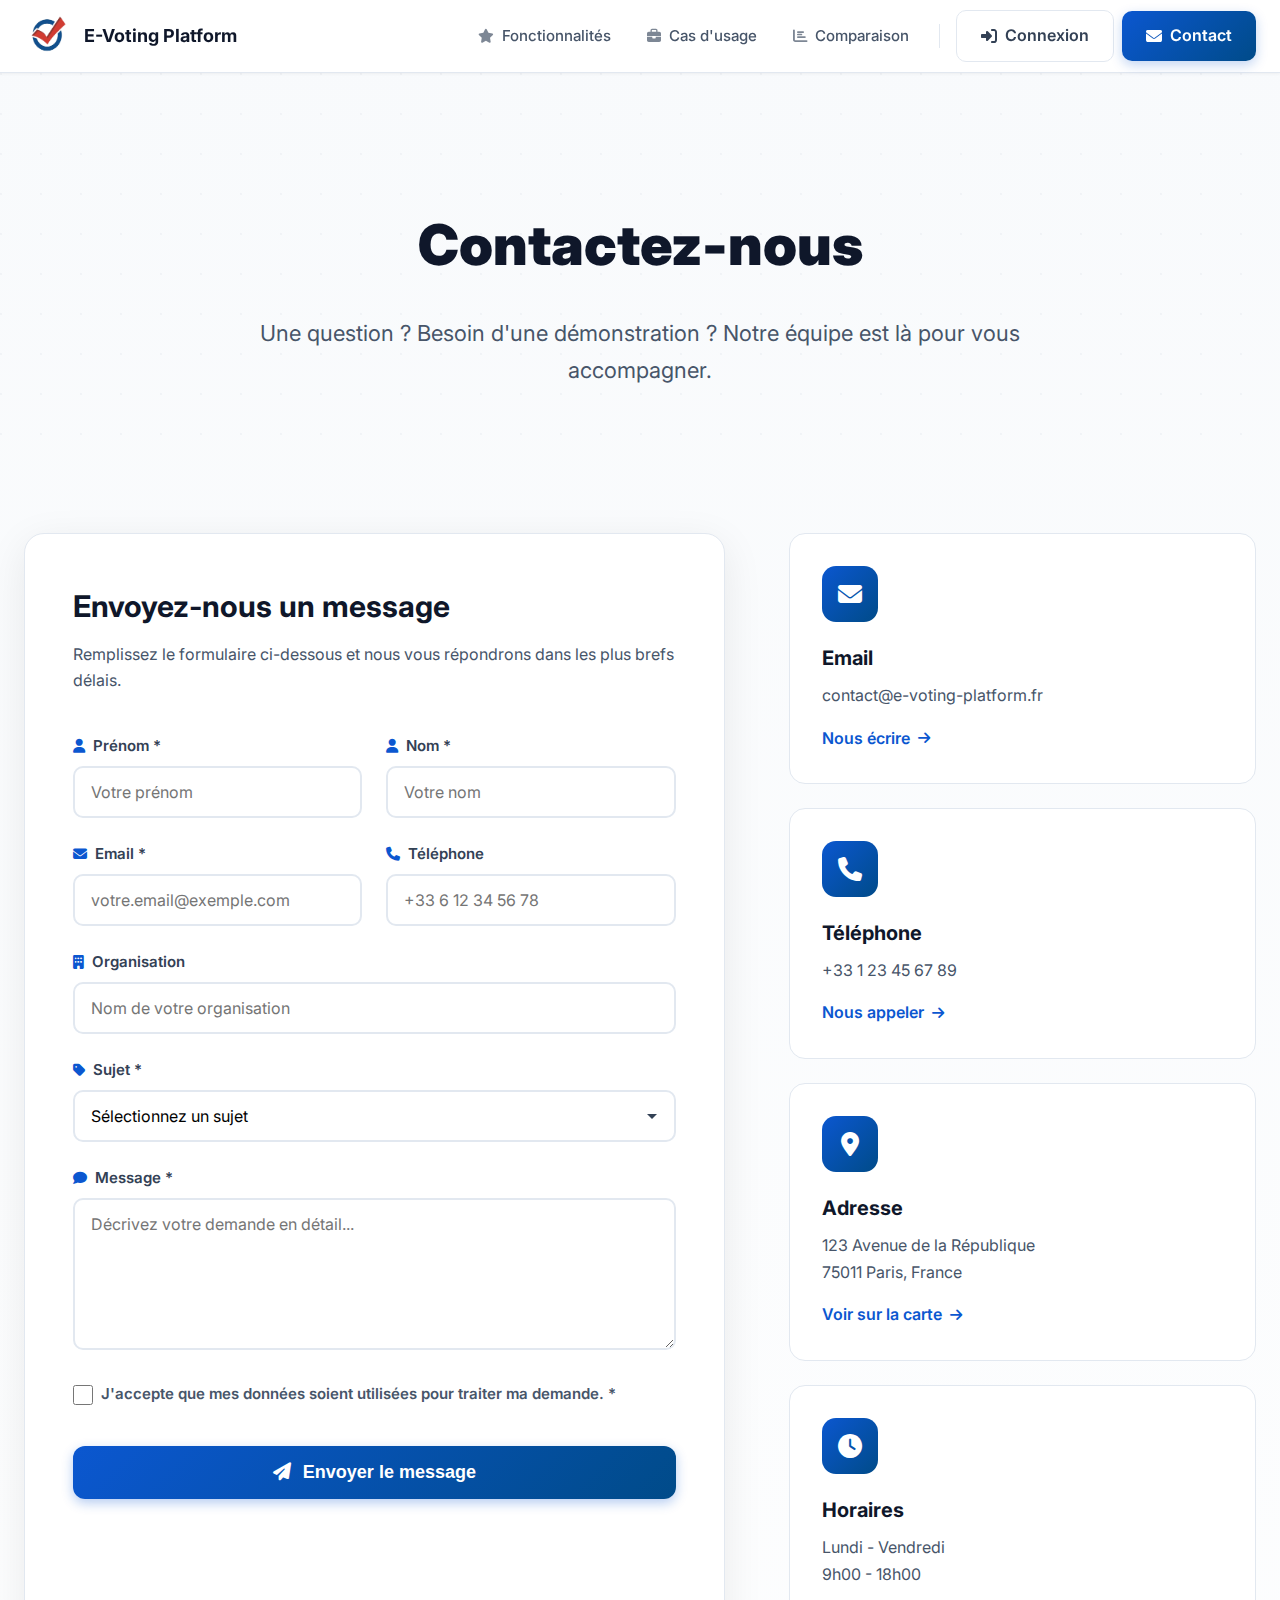
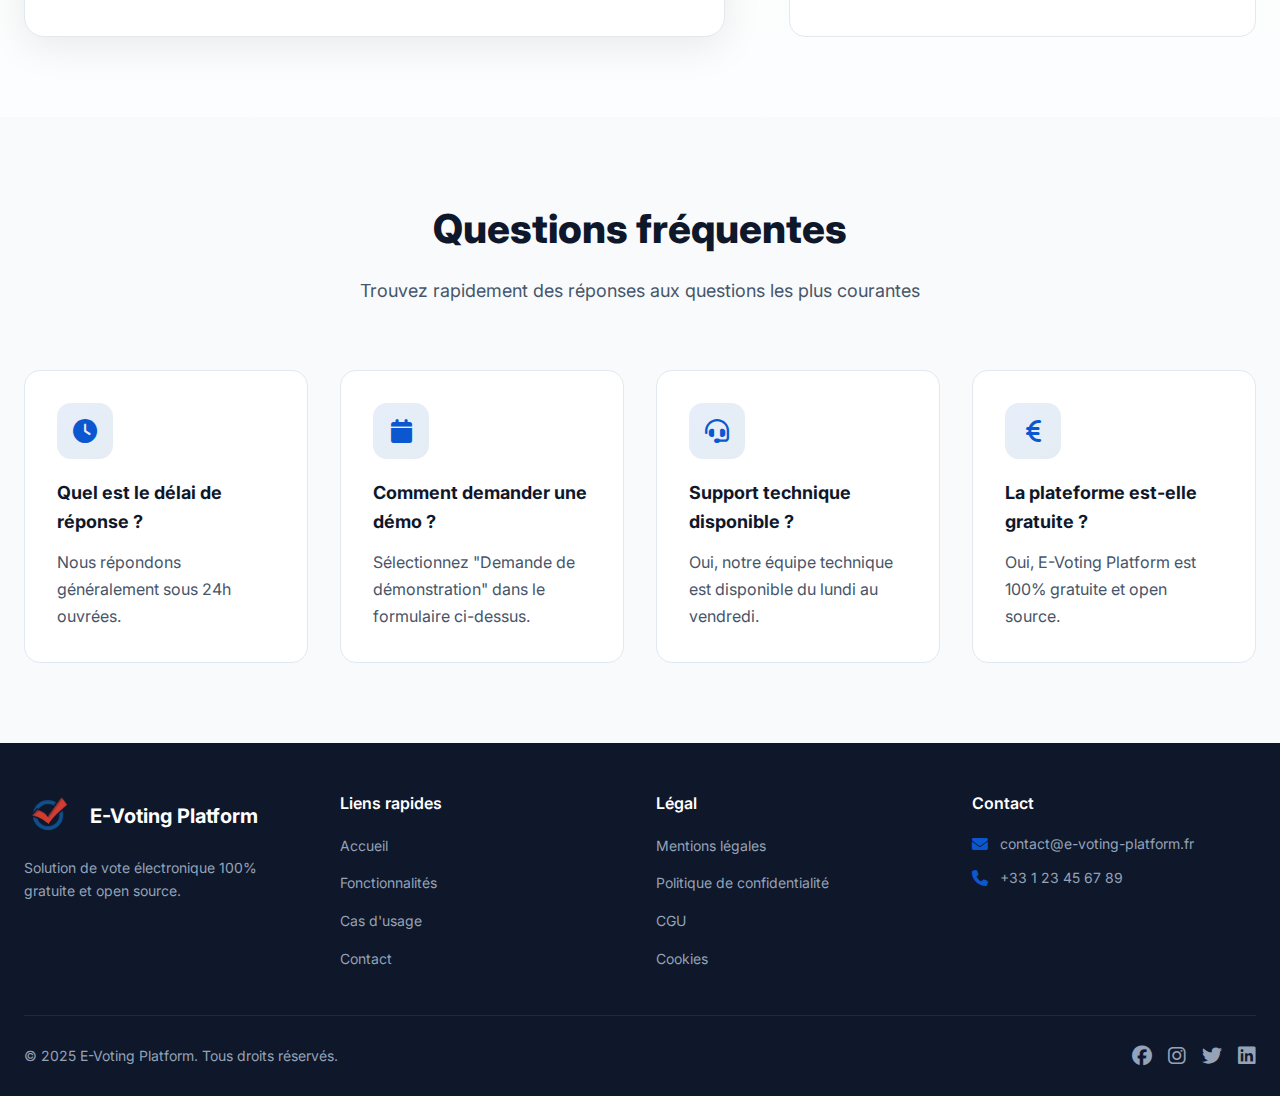
<file: pages/contact.html>
<!DOCTYPE html>
<html lang="fr">
<head>
    <meta charset="UTF-8">
    <meta name="viewport" content="width=device-width, initial-scale=1.0">
    <meta name="description" content="Contactez l'équipe E-Voting Platform pour toute question ou demande de démonstration.">
    <title>Contact - E-Voting Platform</title>
    
    <!-- Favicon -->
    <link rel="icon" type="image/png" href="../images/logo-removebg.png">
    
    <!-- Font Awesome pour les icônes -->
    <link rel="stylesheet" href="https://cdnjs.cloudflare.com/ajax/libs/font-awesome/6.4.0/css/all.min.css">
    
    <!-- Google Fonts -->
    <link rel="preconnect" href="https://fonts.googleapis.com">
    <link rel="preconnect" href="https://fonts.gstatic.com" crossorigin>
    <link href="https://fonts.googleapis.com/css2?family=Inter:wght@400;500;600;700;800;900&display=swap" rel="stylesheet">
    
    <!-- CSS Principal -->
    <link rel="stylesheet" href="../styles.css">
    <link rel="stylesheet" href="../css/contact.css">
</head>
<body>
    <!-- Navigation -->
    <nav class="navbar" id="navbar">
        <div class="container">
            <div class="nav-content">
                <!-- Logo -->
                <a href="../index.html" class="logo-link">
                    <div class="logo">
                        <img src="../images/logo-removebg.png" alt="E-Voting Platform Logo">
                        <div class="logo-text">
                            <h1>E-Voting Platform</h1>
                        </div>
                    </div>
                </a>
                
                <!-- Desktop Navigation -->
                <div class="nav-links">
                    <a href="../index.html#features" class="nav-link">
                        <i class="fas fa-star"></i>
                        <span>Fonctionnalités</span>
                    </a>
                    <a href="../index.html#use-cases" class="nav-link">
                        <i class="fas fa-briefcase"></i>
                        <span>Cas d'usage</span>
                    </a>
                    <a href="../index.html#comparison" class="nav-link">
                        <i class="fas fa-chart-bar"></i>
                        <span>Comparaison</span>
                    </a>
                    <div class="nav-divider"></div>
                    <a href="./login.html" class="btn-secondary">
                        <i class="fas fa-sign-in-alt"></i>
                        <span>Connexion</span>
                    </a>
                    <a href="./contact.html" class="btn-primary">
                        <i class="fas fa-envelope"></i>
                        <span>Contact</span>
                    </a>
                </div>
                
                <!-- Mobile Menu Toggle -->
                <button class="mobile-menu-toggle" id="mobileMenuToggle" aria-label="Menu">
                    <span class="hamburger-line"></span>
                    <span class="hamburger-line"></span>
                    <span class="hamburger-line"></span>
                </button>
            </div>
        </div>
    </nav>

    <!-- Mobile Menu -->
    <div class="mobile-menu" id="mobileMenu">
        <div class="mobile-menu-content">
            <a href="../index.html#features" class="mobile-link">
                <i class="fas fa-star"></i>
                <span>Fonctionnalités</span>
            </a>
            <a href="../index.html#use-cases" class="mobile-link">
                <i class="fas fa-briefcase"></i>
                <span>Cas d'usage</span>
            </a>
            <a href="../index.html#comparison" class="mobile-link">
                <i class="fas fa-chart-bar"></i>
                <span>Comparaison</span>
            </a>
            <div class="mobile-menu-divider"></div>
            <a href="./login.html" class="mobile-link-button secondary">
                <i class="fas fa-sign-in-alt"></i>
                <span>Connexion</span>
            </a>
            <a href="./contact.html" class="mobile-link-button primary">
                <i class="fas fa-envelope"></i>
                <span>Contact</span>
            </a>
        </div>
    </div>

    <!-- Contact Hero -->
    <section class="contact-hero">
        <div class="container">
            <div class="contact-hero-content">
                <h1 class="contact-title">Contactez-nous</h1>
                <p class="contact-subtitle">
                    Une question ? Besoin d'une démonstration ? Notre équipe est là pour vous accompagner.
                </p>
            </div>
        </div>
    </section>

    <!-- Contact Section -->
    <section class="contact-section">
        <div class="container">
            <div class="contact-grid">
                <!-- Formulaire de contact -->
                <div class="contact-form-container">
                    <div class="form-header">
                        <h2>Envoyez-nous un message</h2>
                        <p>Remplissez le formulaire ci-dessous et nous vous répondrons dans les plus brefs délais.</p>
                    </div>

                    <form class="contact-form" id="contactForm">
                        <div class="form-row">
                            <div class="form-group">
                                <label for="firstName">
                                    <i class="fas fa-user"></i>
                                    Prénom *
                                </label>
                                <input 
                                    type="text" 
                                    id="firstName" 
                                    name="firstName" 
                                    required
                                    placeholder="Votre prénom">
                            </div>
                            <div class="form-group">
                                <label for="lastName">
                                    <i class="fas fa-user"></i>
                                    Nom *
                                </label>
                                <input 
                                    type="text" 
                                    id="lastName" 
                                    name="lastName" 
                                    required
                                    placeholder="Votre nom">
                            </div>
                        </div>

                        <div class="form-row">
                            <div class="form-group">
                                <label for="email">
                                    <i class="fas fa-envelope"></i>
                                    Email *
                                </label>
                                <input 
                                    type="email" 
                                    id="email" 
                                    name="email" 
                                    required
                                    placeholder="votre.email@exemple.com">
                            </div>
                            <div class="form-group">
                                <label for="phone">
                                    <i class="fas fa-phone"></i>
                                    Téléphone
                                </label>
                                <input 
                                    type="tel" 
                                    id="phone" 
                                    name="phone"
                                    placeholder="+33 6 12 34 56 78">
                            </div>
                        </div>

                        <div class="form-group">
                            <label for="company">
                                <i class="fas fa-building"></i>
                                Organisation
                            </label>
                            <input 
                                type="text" 
                                id="company" 
                                name="company"
                                placeholder="Nom de votre organisation">
                        </div>

                        <div class="form-group">
                            <label for="subject">
                                <i class="fas fa-tag"></i>
                                Sujet *
                            </label>
                            <select id="subject" name="subject" required>
                                <option value="">Sélectionnez un sujet</option>
                                <option value="demo">Demande de démonstration</option>
                                <option value="info">Demande d'information</option>
                                <option value="support">Support technique</option>
                                <option value="partnership">Partenariat</option>
                                <option value="other">Autre</option>
                            </select>
                        </div>

                        <div class="form-group">
                            <label for="message">
                                <i class="fas fa-comment"></i>
                                Message *
                            </label>
                            <textarea 
                                id="message" 
                                name="message" 
                                rows="6" 
                                required
                                placeholder="Décrivez votre demande en détail..."></textarea>
                        </div>

                        <div class="form-group checkbox-group">
                            <label class="checkbox-label">
                                <input type="checkbox" id="consent" name="consent" required>
                                <span class="checkbox-text">
                                    J'accepte que mes données soient utilisées pour traiter ma demande. *
                                </span>
                            </label>
                        </div>

                        <button type="submit" class="btn-submit">
                            <i class="fas fa-paper-plane"></i>
                            <span>Envoyer le message</span>
                        </button>
                        <!--<img class="logo-contact" src="../images/logo-removebg.png" alt="E-Voting Platform Logo">-->
                    </form>
                </div>

                <!-- Informations de contact -->
                <div class="contact-info">
                    <div class="info-card">
                        <div class="info-icon">
                            <i class="fas fa-envelope"></i>
                        </div>
                        <h3>Email</h3>
                        <p>contact@e-voting-platform.fr</p>
                        <a href="mailto:contact@e-voting-platform.fr" class="info-link">
                            Nous écrire
                            <i class="fas fa-arrow-right"></i>
                        </a>
                    </div>

                    <div class="info-card">
                        <div class="info-icon">
                            <i class="fas fa-phone"></i>
                        </div>
                        <h3>Téléphone</h3>
                        <p>+33 1 23 45 67 89</p>
                        <a href="tel:+33123456789" class="info-link">
                            Nous appeler
                            <i class="fas fa-arrow-right"></i>
                        </a>
                    </div>

                    <div class="info-card">
                        <div class="info-icon">
                            <i class="fas fa-map-marker-alt"></i>
                        </div>
                        <h3>Adresse</h3>
                        <p>123 Avenue de la République<br>75011 Paris, France</p>
                        <a href="https://maps.google.com" target="_blank" class="info-link">
                            Voir sur la carte
                            <i class="fas fa-arrow-right"></i>
                        </a>
                    </div>

                    <div class="info-card">
                        <div class="info-icon">
                            <i class="fas fa-clock"></i>
                        </div>
                        <h3>Horaires</h3>
                        <p>Lundi - Vendredi<br>9h00 - 18h00</p>
                    </div>

                    <!--<div class="social-links">
                        <h3>Suivez-nous</h3>
                        <div class="social-icons">
                            <a href="#" class="social-icon" aria-label="LinkedIn">
                                <i class="fab fa-linkedin-in"></i>
                            </a>
                            <a href="#" class="social-icon" aria-label="Twitter">
                                <i class="fab fa-twitter"></i>
                            </a>
                            <a href="#" class="social-icon" aria-label="GitHub">
                                <i class="fab fa-github"></i>
                            </a>
                            <a href="#" class="social-icon" aria-label="YouTube">
                                <i class="fab fa-youtube"></i>
                            </a>
                        </div>
                    </div>-->
                </div>
            </div>
        </div>
    </section>

    <!-- FAQ Section -->
    <section class="contact-faq">
        <div class="container">
            <div class="faq-header">
                <h2>Questions fréquentes</h2>
                <p>Trouvez rapidement des réponses aux questions les plus courantes</p>
            </div>
            <div class="faq-grid">
                <div class="faq-item">
                    <div class="faq-icon">
                        <i class="fas fa-clock"></i>
                    </div>
                    <h3>Quel est le délai de réponse ?</h3>
                    <p>Nous répondons généralement sous 24h ouvrées.</p>
                </div>
                <div class="faq-item">
                    <div class="faq-icon">
                        <i class="fas fa-calendar"></i>
                    </div>
                    <h3>Comment demander une démo ?</h3>
                    <p>Sélectionnez "Demande de démonstration" dans le formulaire ci-dessus.</p>
                </div>
                <div class="faq-item">
                    <div class="faq-icon">
                        <i class="fas fa-headset"></i>
                    </div>
                    <h3>Support technique disponible ?</h3>
                    <p>Oui, notre équipe technique est disponible du lundi au vendredi.</p>
                </div>
                <div class="faq-item">
                    <div class="faq-icon">
                        <i class="fas fa-euro-sign"></i>
                    </div>
                    <h3>La plateforme est-elle gratuite ?</h3>
                    <p>Oui, E-Voting Platform est 100% gratuite et open source.</p>
                </div>
            </div>
        </div>
    </section>

    <!-- Footer -->
    <footer class="footer">
        <div class="container">
            <div class="footer-content">
                <div class="footer-section">
                    <div class="footer-logo">
                        <img src="../images/logo-removebg.png" alt="E-Voting Platform">
                        <h3>E-Voting Platform</h3>
                    </div>
                    <p class="footer-description">
                        Solution de vote électronique 100% gratuite et open source.
                    </p>
                </div>
                
                <div class="footer-section">
                    <h4>Liens rapides</h4>
                    <ul class="footer-links">
                        <li><a href="../index.html">Accueil</a></li>
                        <li><a href="../index.html#features">Fonctionnalités</a></li>
                        <li><a href="../index.html#use-cases">Cas d'usage</a></li>
                        <li><a href="./contact.html">Contact</a></li>
                    </ul>
                </div>
                
                <div class="footer-section">
                    <h4>Légal</h4>
                    <ul class="footer-links">
                        <li><a href="#">Mentions légales</a></li>
                        <li><a href="#">Politique de confidentialité</a></li>
                        <li><a href="#">CGU</a></li>
                        <li><a href="#">Cookies</a></li>
                    </ul>
                </div>
                
                <div class="footer-section">
                    <h4>Contact</h4>
                    <ul class="footer-contact">
                        <li>
                            <i class="fas fa-envelope"></i>
                            contact@e-voting-platform.fr
                        </li>
                        <li>
                            <i class="fas fa-phone"></i>
                            +33 1 23 45 67 89
                        </li>
                    </ul>
                </div>
            </div>
            
            <div class="footer-bottom">
                <p>&copy; 2025 E-Voting Platform. Tous droits réservés.</p>
                <div class="footer-social">
                    <a href="#" aria-label="Facebook"><i class="fab fa-facebook"></i></a>
                    <a href="#" aria-label="Instagram"><i class="fab fa-instagram"></i></a>
                    <a href="#" aria-label="Twitter"><i class="fab fa-twitter"></i></a>
                    <a href="#" aria-label="LinkedIn"><i class="fab fa-linkedin"></i></a>
                </div>
            </div>
        </div>
    </footer>

    <!-- Scroll to Top Button -->
    <button class="scroll-to-top" id="scrollToTop" aria-label="Retour en haut">
        <i class="fas fa-arrow-up"></i>
    </button>

    <!-- Scripts -->
    <script src="../main.js"></script>
    <script src="../js/contact.js"></script>
</body>
</html>
</file>
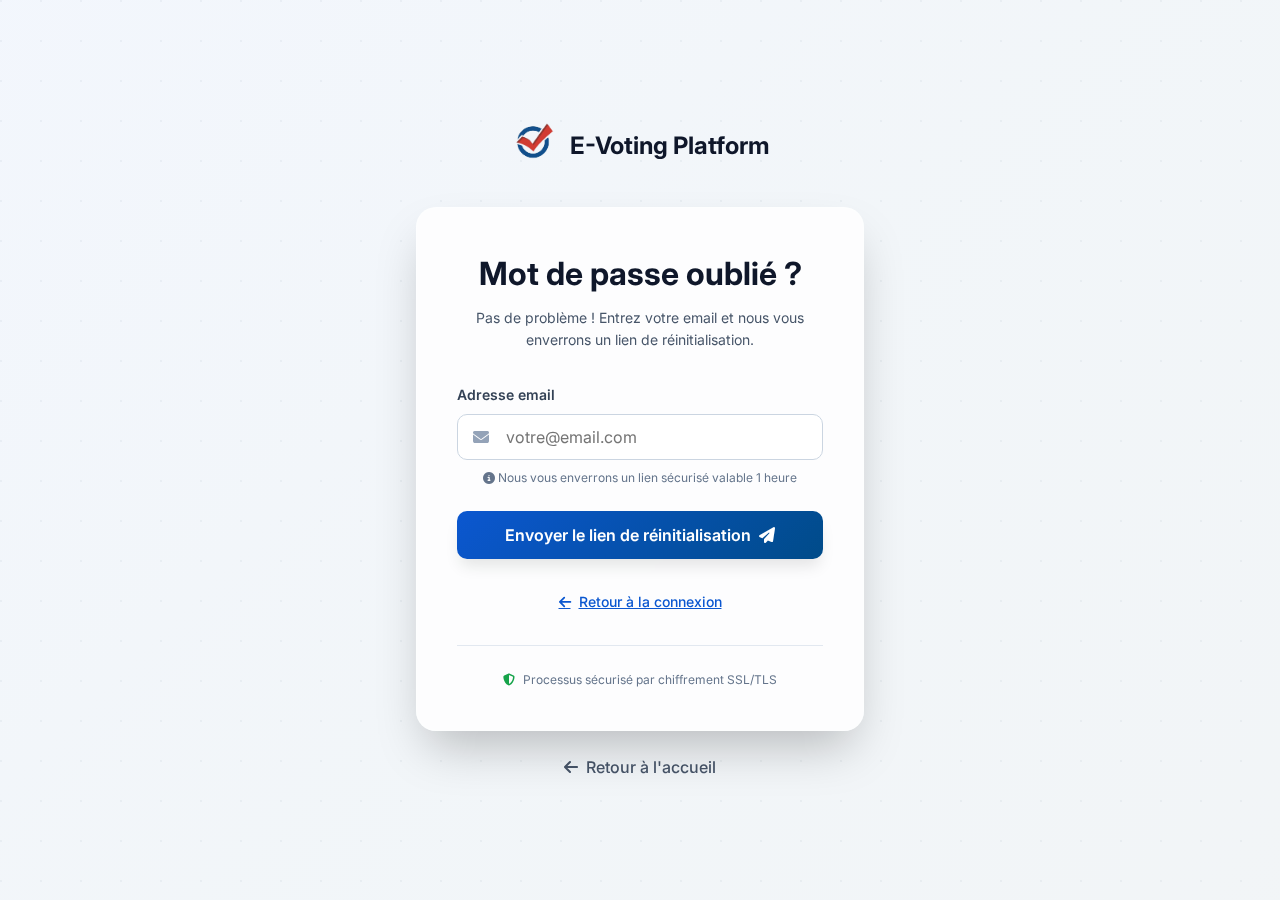
<file: pages/forgot-password.html>
<!DOCTYPE html>
<html lang="fr">
<head>
    <meta charset="UTF-8">
    <meta name="viewport" content="width=device-width, initial-scale=1.0">
    <meta name="description" content="Réinitialisation de mot de passe - E-Voting Platform">
    <link rel="icon" href="../images/favicon.ico">
    <title>Mot de passe oublié - E-Voting Platform</title>
    
    <!-- Font Awesome -->
    <link rel="stylesheet" href="https://cdnjs.cloudflare.com/ajax/libs/font-awesome/6.4.0/css/all.min.css">
    
    <!-- Google Fonts -->
    <link href="https://fonts.googleapis.com/css2?family=Inter:wght@400;500;600;700;800;900&display=swap" rel="stylesheet">
    
    <!-- CSS -->
    <link rel="stylesheet" href="../styles.css">
    <link rel="stylesheet" href="../css/login.css">
</head>
<body class="login-page">
    <div class="login-container">
        <!-- Background Pattern -->
        <div class="login-background"></div>
        
        <!-- Forgot Password Box -->
        <div class="login-box">
            <!-- Logo/Header -->
            <div class="login-header">
                <a href="../index.html" class="login-logo">
                    <div class="logo-img">
                        <img src="../images/logo-removebg.png" alt="E-Voting Platform Logo">
                    </div>
                    <div class="logo-text">
                        <h1>E-Voting Platform</h1>
                    </div>
                </a>
            </div>
            
            <!-- Forgot Password Card -->
            <div class="login-card">
                <!-- Step 1: Request Reset -->
                <div id="requestStep" class="reset-step">
                    <!-- Title -->
                    <div class="login-title">
                        <h2>Mot de passe oublié ?</h2>
                        <p>Pas de problème ! Entrez votre email et nous vous enverrons un lien de réinitialisation.</p>
                    </div>
                    
                    <!-- Error Alert -->
                    <div class="alert alert-error" id="errorAlert" style="display: none;">
                        <i class="fas fa-exclamation-circle"></i>
                        <span id="errorMessage"></span>
                    </div>
                    
                    <!-- Request Form -->
                    <form id="requestForm">
                        <!-- Email Field -->
                        <div class="form-group">
                            <label for="email">Adresse email</label>
                            <div class="input-wrapper">
                                <i class="fas fa-envelope"></i>
                                <input 
                                    type="email" 
                                    id="email" 
                                    name="email" 
                                    placeholder="votre@email.com" 
                                    required
                                    autocomplete="email"
                                >
                            </div>
                            <p class="form-hint">
                                <i class="fas fa-info-circle"></i>
                                Nous vous enverrons un lien sécurisé valable 1 heure
                            </p>
                        </div>
                        
                        <!-- Submit Button -->
                        <button type="submit" class="btn-submit" id="requestButton">
                            <span id="requestText">Envoyer le lien de réinitialisation</span>
                            <i class="fas fa-paper-plane" id="requestIcon"></i>
                            <i class="fas fa-spinner fa-spin" id="requestLoader" style="display: none;"></i>
                        </button>
                    </form>
                    
                    <!-- Back to Login -->
                    <div class="login-footer">
                        <a href="login.html" class="btn-link">
                            <i class="fas fa-arrow-left"></i>
                            Retour à la connexion
                        </a>
                    </div>
                </div>
                
                <!-- Step 2: Email Sent Confirmation -->
                <div id="confirmStep" class="reset-step" style="display: none;">
                    <!-- Success Icon -->
                    <div class="success-animation">
                        <div class="success-circle">
                            <i class="fas fa-check"></i>
                        </div>
                    </div>
                    
                    <!-- Title -->
                    <div class="login-title">
                        <h2>Email envoyé !</h2>
                        <p>Nous avons envoyé un lien de réinitialisation à <strong id="sentEmail"></strong></p>
                    </div>
                    
                    <!-- Instructions -->
                    <div class="reset-instructions">
                        <h4>Prochaines étapes :</h4>
                        <ol>
                            <li>
                                <i class="fas fa-envelope-open"></i>
                                <span>Vérifiez votre boîte de réception</span>
                            </li>
                            <li>
                                <i class="fas fa-mouse-pointer"></i>
                                <span>Cliquez sur le lien dans l'email</span>
                            </li>
                            <li>
                                <i class="fas fa-lock"></i>
                                <span>Créez votre nouveau mot de passe</span>
                            </li>
                        </ol>
                        
                        <div class="info-box">
                            <i class="fas fa-info-circle"></i>
                            <div>
                                <strong>Vous n'avez pas reçu l'email ?</strong>
                                <p>Vérifiez vos spams ou <button type="button" class="link-button" id="resendButton">renvoyez l'email</button></p>
                            </div>
                        </div>
                    </div>
                    
                    <!-- Back to Login -->
                    <div class="login-footer">
                        <a href="login.html" class="btn-submit-secondary">
                            <i class="fas fa-arrow-left"></i>
                            <span>Retour à la connexion</span>
                        </a>
                    </div>
                </div>
                
                <!-- Step 3: Reset Password Form (accessed via email link) -->
                <div id="resetStep" class="reset-step" style="display: none;">
                    <!-- Title -->
                    <div class="login-title">
                        <div class="icon-wrapper">
                            <i class="fas fa-shield-alt"></i>
                        </div>
                        <h2>Nouveau mot de passe</h2>
                        <p>Choisissez un mot de passe fort et unique</p>
                    </div>
                    
                    <!-- Success Alert -->
                    <div class="alert alert-success" id="successAlert" style="display: none;">
                        <i class="fas fa-check-circle"></i>
                        <span id="successMessage"></span>
                    </div>
                    
                    <!-- Error Alert -->
                    <div class="alert alert-error" id="resetErrorAlert" style="display: none;">
                        <i class="fas fa-exclamation-circle"></i>
                        <span id="resetErrorMessage"></span>
                    </div>
                    
                    <!-- Reset Form -->
                    <form id="resetForm">
                        <!-- New Password Field -->
                        <div class="form-group">
                            <label for="newPassword">Nouveau mot de passe</label>
                            <div class="input-wrapper">
                                <i class="fas fa-lock"></i>
                                <input 
                                    type="password" 
                                    id="newPassword" 
                                    name="newPassword" 
                                    placeholder="••••••••" 
                                    required
                                    autocomplete="new-password"
                                    minlength="8"
                                >
                                <button type="button" class="toggle-password" id="toggleNewPassword">
                                    <i class="fas fa-eye"></i>
                                </button>
                            </div>
                            <!-- Password Strength Indicator -->
                            <div class="password-strength" id="passwordStrength" style="display: none;">
                                <div class="strength-bar">
                                    <div class="strength-fill" id="strengthFill"></div>
                                </div>
                                <p class="strength-text" id="strengthText"></p>
                            </div>
                            <p class="form-hint">
                                <i class="fas fa-shield-alt"></i>
                                Minimum 8 caractères, incluant majuscules, minuscules et chiffres
                            </p>
                        </div>
                        
                        <!-- Confirm Password Field -->
                        <div class="form-group">
                            <label for="confirmNewPassword">Confirmer le mot de passe</label>
                            <div class="input-wrapper">
                                <i class="fas fa-lock"></i>
                                <input 
                                    type="password" 
                                    id="confirmNewPassword" 
                                    name="confirmNewPassword" 
                                    placeholder="••••••••" 
                                    required
                                    autocomplete="new-password"
                                    minlength="8"
                                >
                                <button type="button" class="toggle-password" id="toggleConfirmNewPassword">
                                    <i class="fas fa-eye"></i>
                                </button>
                            </div>
                            <p class="form-hint error-hint" id="passwordMatchHint" style="display: none;">
                                <i class="fas fa-times-circle"></i>
                                Les mots de passe ne correspondent pas
                            </p>
                        </div>
                        
                        <!-- Submit Button -->
                        <button type="submit" class="btn-submit" id="resetButton">
                            <span id="resetText">Réinitialiser le mot de passe</span>
                            <i class="fas fa-check" id="resetIcon"></i>
                            <i class="fas fa-spinner fa-spin" id="resetLoader" style="display: none;"></i>
                        </button>
                    </form>
                </div>
                
                <!-- Security Badge -->
                <div class="security-badge">
                    <i class="fas fa-shield-alt"></i>
                    <span>Processus sécurisé par chiffrement SSL/TLS</span>
                </div>
            </div>
            
            <!-- Back to Home -->
            <div class="back-home">
                <a href="../index.html">
                    <i class="fas fa-arrow-left"></i>
                    <span>Retour à l'accueil</span>
                </a>
            </div>
        </div>
    </div>
    
    <!-- JavaScript -->
    <script src="../js/forgot-password.js"></script>
</body>
</html>
</file>
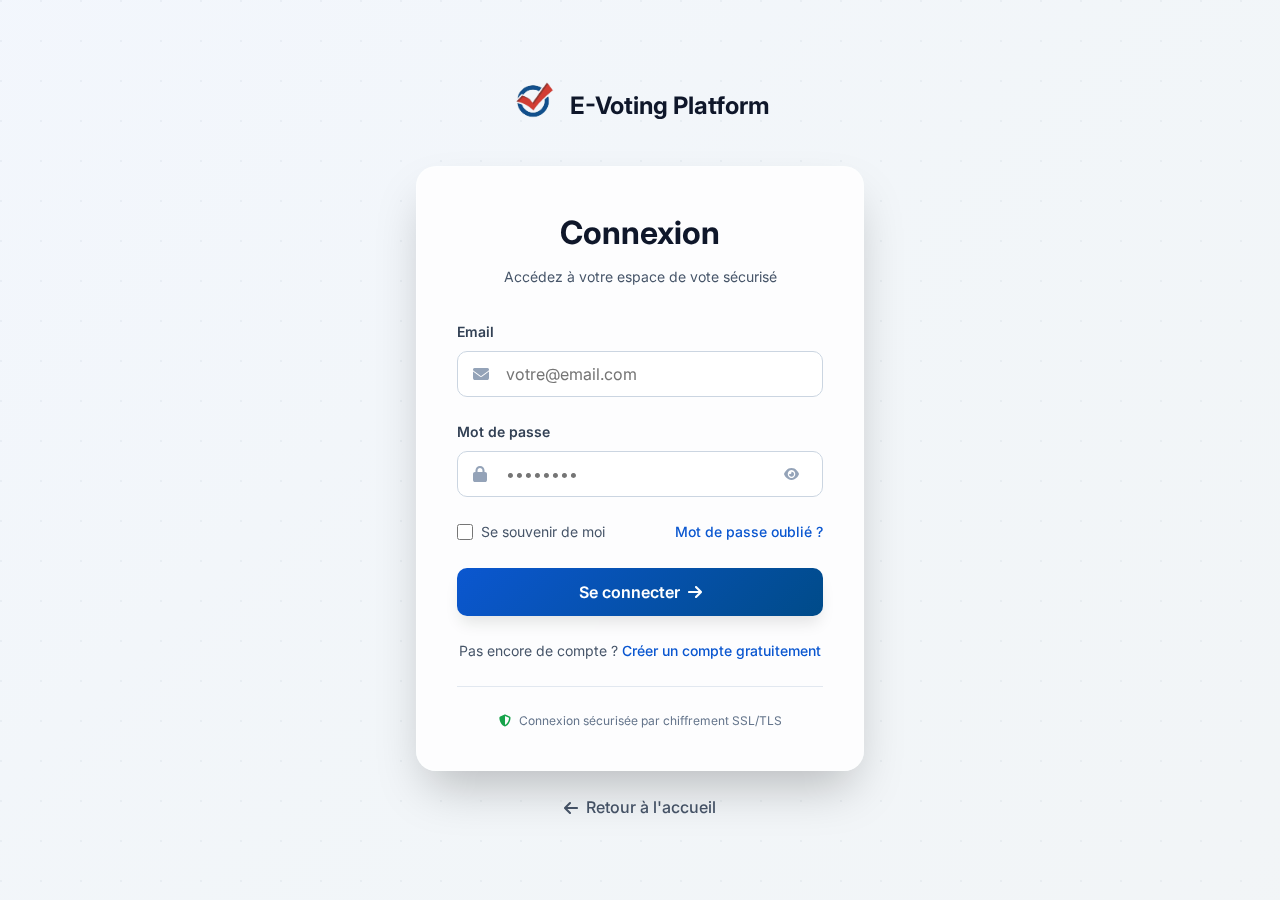
<file: pages/login.html>
<!DOCTYPE html>
<html lang="fr">
<head>
    <meta charset="UTF-8">
    <meta name="viewport" content="width=device-width, initial-scale=1.0">
    <meta name="description" content="Connexion - E-Voting Platform">
    <title>Connexion - E-Voting Platform</title>
    
    <!-- Font Awesome -->
    <link rel="stylesheet" href="https://cdnjs.cloudflare.com/ajax/libs/font-awesome/6.4.0/css/all.min.css">
    
    <!-- Google Fonts -->
    <link href="https://fonts.googleapis.com/css2?family=Inter:wght@400;500;600;700;800;900&display=swap" rel="stylesheet">
    
    <!-- CSS -->
    <link rel="stylesheet" href="../styles.css">
    <link rel="stylesheet" href="../css/login.css">
</head>
<body class="login-page">
    <div class="login-container">
        <!-- Background Pattern -->
        <div class="login-background"></div>
        
        <!-- Login Box -->
        <div class="login-box">
            <!-- Logo/Header -->
            <div class="login-header">
                <a href="../index.html" class="login-logo">
                    <div class="logo-img">
                        <img src="../images/logo-removebg.png" alt="E-Voting Platform Logo">
                    </div>
                    <div class="logo-text">
                        <h1>E-Voting Platform</h1>
                    </div>
                </a>
            </div>
            
            <!-- Login Card -->
            <div class="login-card">
                <!-- Title -->
                <div class="login-title">
                    <h2 id="loginTitle">Connexion</h2>
                    <p id="loginSubtitle">Accédez à votre espace de vote sécurisé</p>
                </div>
                
                <!-- Error Alert -->
                <div class="alert alert-error" id="errorAlert" style="display: none;">
                    <i class="fas fa-exclamation-circle"></i>
                    <span id="errorMessage"></span>
                </div>
                
                <!-- Login Form -->
                <form id="loginForm">
                    <!-- Email Field -->
                    <div class="form-group" id="emailGroup">
                        <label for="email">Email</label>
                        <div class="input-wrapper">
                            <i class="fas fa-envelope"></i>
                            <input 
                                type="email" 
                                id="email" 
                                name="email" 
                                placeholder="votre@email.com" 
                                required
                                autocomplete="email"
                            >
                        </div>
                    </div>
                    
                    <!-- Password Field -->
                    <div class="form-group" id="passwordGroup">
                        <label for="password">Mot de passe</label>
                        <div class="input-wrapper">
                            <i class="fas fa-lock"></i>
                            <input 
                                type="password" 
                                id="password" 
                                name="password" 
                                placeholder="••••••••" 
                                required
                                autocomplete="current-password"
                            >
                            <button type="button" class="toggle-password" id="togglePassword">
                                <i class="fas fa-eye"></i>
                            </button>
                        </div>
                    </div>
                    
                    <!-- 2FA Field (hidden by default) -->
                    <div class="form-group" id="twoFactorGroup" style="display: none;">
                        <label for="twoFactorCode">Code à 6 chiffres</label>
                        <div class="input-wrapper">
                            <i class="fas fa-shield-alt"></i>
                            <input 
                                type="text" 
                                id="twoFactorCode" 
                                name="twoFactorCode" 
                                placeholder="000000" 
                                maxlength="6"
                                pattern="\d{6}"
                                class="code-input"
                                autocomplete="one-time-code"
                            >
                        </div>
                        <p class="form-hint">
                            Ouvrez votre application d'authentification (Google Authenticator, Authy, etc.)
                        </p>
                        <button type="button" class="btn-link" id="backToLogin">
                            <i class="fas fa-arrow-left"></i> Retour à la connexion
                        </button>
                    </div>
                    
                    <!-- Remember & Forgot -->
                    <div class="form-options" id="formOptions">
                        <label class="checkbox-label">
                            <input type="checkbox" id="rememberMe" name="rememberMe">
                            <span>Se souvenir de moi</span>
                        </label>
                        <a href="forgot-password.html" class="link-primary">
                            Mot de passe oublié ?
                        </a>
                    </div>
                    
                    <!-- Submit Button -->
                    <button type="submit" class="btn-submit" id="submitButton">
                        <span id="submitText">Se connecter</span>
                        <i class="fas fa-arrow-right" id="submitIcon"></i>
                        <i class="fas fa-spinner fa-spin" id="submitLoader" style="display: none;"></i>
                    </button>
                </form>
                
                <!-- Register Link -->
                <div class="login-footer" id="registerLink">
                    <p>
                        Pas encore de compte ? 
                        <a href="../pages/register.html" class="link-primary">
                            Créer un compte gratuitement
                        </a>
                    </p>
                </div>
                
                <!-- Security Badge -->
                <div class="security-badge">
                    <i class="fas fa-shield-alt"></i>
                    <span>Connexion sécurisée par chiffrement SSL/TLS</span>
                </div>
            </div>
            
            <!-- Back to Home -->
            <div class="back-home">
                <a href="../index.html">
                    <i class="fas fa-arrow-left"></i>
                    <span>Retour à l'accueil</span>
                </a>
            </div>
        </div>
    </div>
    
    <!-- JavaScript -->
    <script src="../js/login.js"></script>
</body>
</html>
</file>
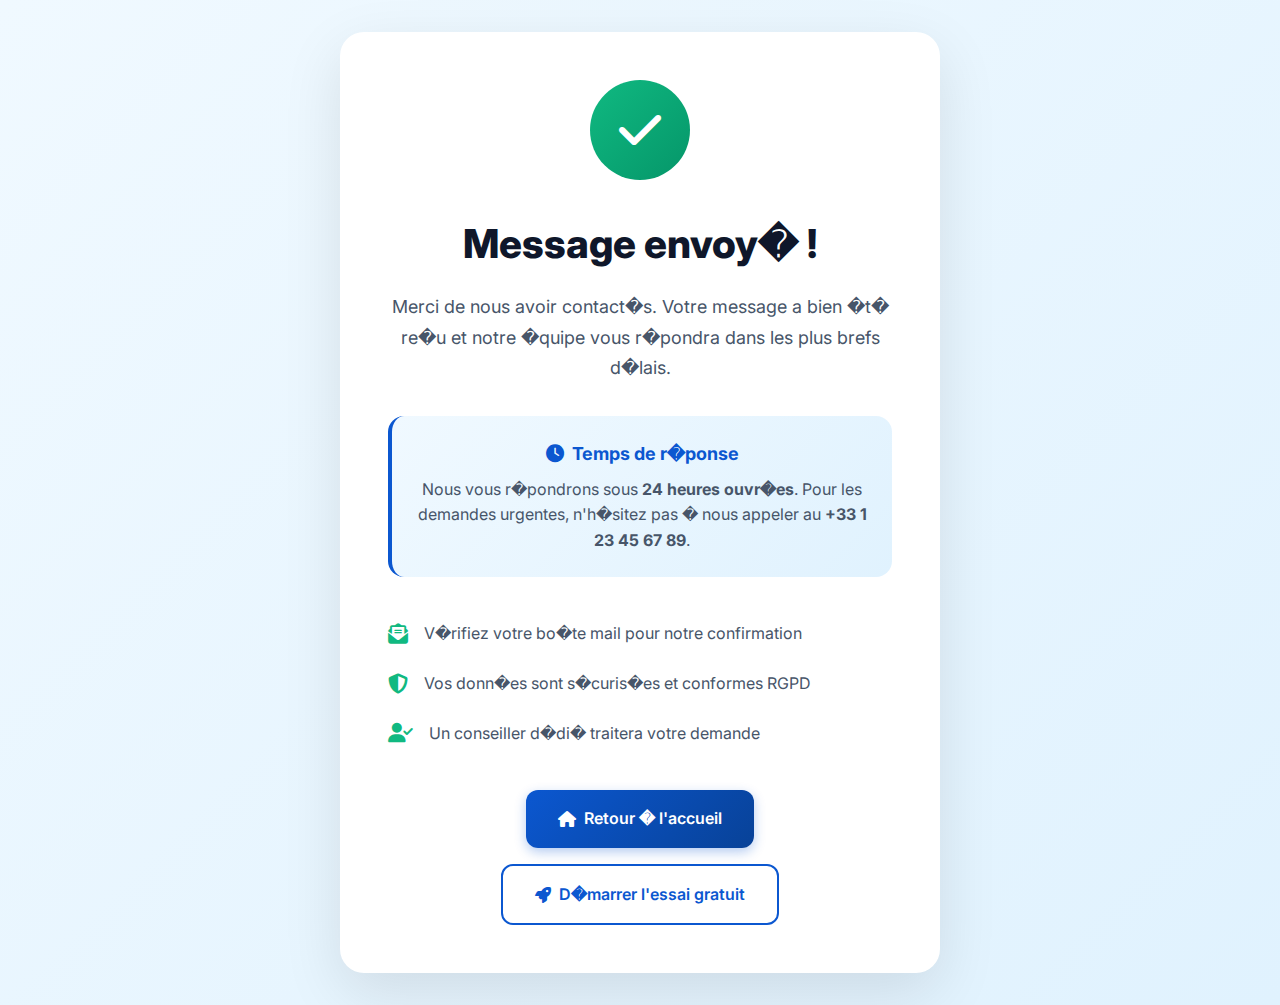
<file: pages/merci.html>
<!DOCTYPE html>
<html lang="fr">
<head>
    <meta charset="UTF-8">
    <meta name="viewport" content="width=device-width, initial-scale=1.0">
    <meta name="robots" content="noindex, nofollow">
    <title>Message envoyé - E-Voting Platform</title>

    <!-- Favicon -->
    <link rel="icon" type="image/png" href="../images/logo-removebg.png">

    <!-- Font Awesome -->
    <link rel="stylesheet" href="https://cdnjs.cloudflare.com/ajax/libs/font-awesome/6.4.0/css/all.min.css">

    <!-- Google Fonts -->
    <link rel="preconnect" href="https://fonts.googleapis.com">
    <link rel="preconnect" href="https://fonts.gstatic.com" crossorigin>
    <link href="https://fonts.googleapis.com/css2?family=Inter:wght@400;500;600;700;800;900&display=swap" rel="stylesheet">

    <!-- CSS -->
    <link rel="stylesheet" href="../styles.css">
    <link rel="stylesheet" href="../css/contact.css">

</head>
<body>
    <section class="thank-you-section">
        <div class="thank-you-container">
            <div class="success-icon">
                <i class="fas fa-check"></i>
            </div>

            <h1 class="thank-you-title">Message envoy� !</h1>

            <p class="thank-you-subtitle">
                Merci de nous avoir contact�s. Votre message a bien �t� re�u et notre �quipe vous r�pondra dans les plus brefs d�lais.
            </p>

            <div class="info-box">
                <h3>
                    <i class="fas fa-clock"></i>
                    Temps de r�ponse
                </h3>
                <p>Nous vous r�pondrons sous <strong>24 heures ouvr�es</strong>. Pour les demandes urgentes, n'h�sitez pas � nous appeler au <strong>+33 1 23 45 67 89</strong>.</p>
            </div>

            <ul class="features-list">
                <li>
                    <i class="fas fa-envelope-open-text"></i>
                    <span>V�rifiez votre bo�te mail pour notre confirmation</span>
                </li>
                <li>
                    <i class="fas fa-shield-alt"></i>
                    <span>Vos donn�es sont s�curis�es et conformes RGPD</span>
                </li>
                <li>
                    <i class="fas fa-user-check"></i>
                    <span>Un conseiller d�di� traitera votre demande</span>
                </li>
            </ul>

            <div class="action-buttons">
                <a href="https://e-voting-platforme.fr/index.html" class="btn-primary-custom">
                    <i class="fas fa-home"></i>
                    Retour � l'accueil
                </a>
                <a href="https://e-voting-platforme.fr/index.html#demo-form" class="btn-secondary-custom">
                    <i class="fas fa-rocket"></i>
                    D�marrer l'essai gratuit
                </a>
            </div>
        </div>
    </section>

    <script>
        // Redirection automatique apr�s 30 secondes (optionnel)
        // setTimeout(() => {
        //     window.location.href = '../index.html';
        // }, 30000);
    </script>
</body>
</html>
</file>
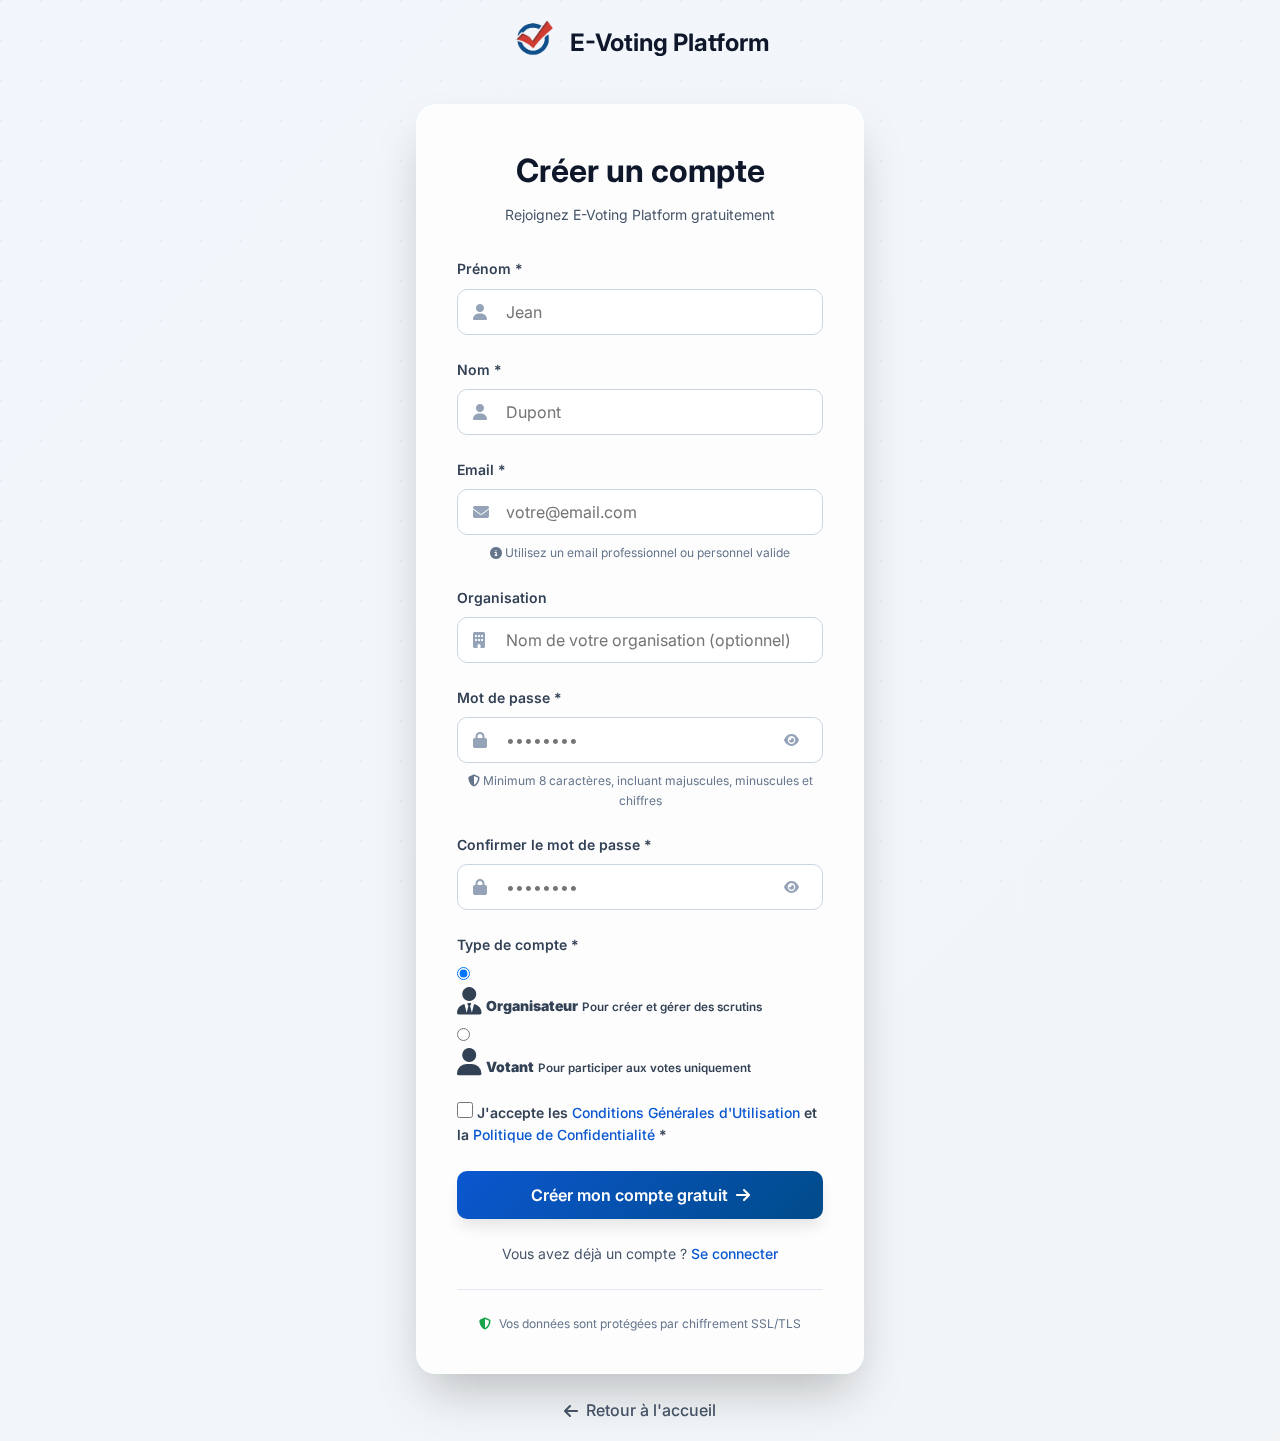
<file: pages/register.html>
<!DOCTYPE html>
<html lang="fr">
<head>
    <meta charset="UTF-8">
    <meta name="viewport" content="width=device-width, initial-scale=1.0">
    <meta name="description" content="Inscription gratuite - E-Voting Platform">
    <link rel="icon" href="../images/favicon.ico">
    <title>Inscription - E-Voting Platform</title>
    
    <!-- Font Awesome -->
    <link rel="stylesheet" href="https://cdnjs.cloudflare.com/ajax/libs/font-awesome/6.4.0/css/all.min.css">
    
    <!-- Google Fonts -->
    <link href="https://fonts.googleapis.com/css2?family=Inter:wght@400;500;600;700;800;900&display=swap" rel="stylesheet">
    
    <!-- CSS -->
    <link rel="stylesheet" href="../styles.css">
    <link rel="stylesheet" href="../css/login.css">
</head>
<body class="login-page">
    <div class="login-container">
        <!-- Background Pattern -->
        <div class="login-background"></div>
        
        <!-- Register Box -->
        <div class="login-box">
            <!-- Logo/Header -->
            <div class="login-header">
                <a href="../index.html" class="login-logo">
                    <div class="logo-img">
                        <img src="../images/logo-removebg.png" alt="E-Voting Platform Logo">
                    </div>
                    <div class="logo-text">
                        <h1>E-Voting Platform</h1>
                    </div>
                </a>
            </div>
            
            <!-- Register Card -->
            <div class="login-card">
                <!-- Title -->
                <div class="login-title">
                    <h2>Créer un compte</h2>
                    <p>Rejoignez E-Voting Platform gratuitement</p>
                </div>
                
                <!-- Success Alert -->
                <div class="alert alert-success" id="successAlert" style="display: none;">
                    <i class="fas fa-check-circle"></i>
                    <span id="successMessage"></span>
                </div>
                
                <!-- Error Alert -->
                <div class="alert alert-error" id="errorAlert" style="display: none;">
                    <i class="fas fa-exclamation-circle"></i>
                    <span id="errorMessage"></span>
                </div>
                
                <!-- Register Form -->
                <form id="registerForm">
                    <!-- Name Fields Row -->
                    <div class="form-row">
                        <div class="form-group">
                            <label for="firstName">Prénom *</label>
                            <div class="input-wrapper">
                                <i class="fas fa-user"></i>
                                <input 
                                    type="text" 
                                    id="firstName" 
                                    name="firstName" 
                                    placeholder="Jean" 
                                    required
                                    autocomplete="given-name"
                                >
                            </div>
                        </div>
                        
                        <div class="form-group">
                            <label for="lastName">Nom *</label>
                            <div class="input-wrapper">
                                <i class="fas fa-user"></i>
                                <input 
                                    type="text" 
                                    id="lastName" 
                                    name="lastName" 
                                    placeholder="Dupont" 
                                    required
                                    autocomplete="family-name"
                                >
                            </div>
                        </div>
                    </div>
                    
                    <!-- Email Field -->
                    <div class="form-group">
                        <label for="email">Email *</label>
                        <div class="input-wrapper">
                            <i class="fas fa-envelope"></i>
                            <input 
                                type="email" 
                                id="email" 
                                name="email" 
                                placeholder="votre@email.com" 
                                required
                                autocomplete="email"
                            >
                        </div>
                        <p class="form-hint">
                            <i class="fas fa-info-circle"></i>
                            Utilisez un email professionnel ou personnel valide
                        </p>
                    </div>
                    
                    <!-- Organization Field -->
                    <div class="form-group">
                        <label for="organization">Organisation</label>
                        <div class="input-wrapper">
                            <i class="fas fa-building"></i>
                            <input 
                                type="text" 
                                id="organization" 
                                name="organization" 
                                placeholder="Nom de votre organisation (optionnel)" 
                                autocomplete="organization"
                            >
                        </div>
                    </div>
                    
                    <!-- Password Field -->
                    <div class="form-group">
                        <label for="password">Mot de passe *</label>
                        <div class="input-wrapper">
                            <i class="fas fa-lock"></i>
                            <input 
                                type="password" 
                                id="password" 
                                name="password" 
                                placeholder="••••••••" 
                                required
                                autocomplete="new-password"
                                minlength="8"
                            >
                            <button type="button" class="toggle-password" id="togglePassword">
                                <i class="fas fa-eye"></i>
                            </button>
                        </div>
                        <!-- Password Strength Indicator -->
                        <div class="password-strength" id="passwordStrength" style="display: none;">
                            <div class="strength-bar">
                                <div class="strength-fill" id="strengthFill"></div>
                            </div>
                            <p class="strength-text" id="strengthText"></p>
                        </div>
                        <p class="form-hint">
                            <i class="fas fa-shield-alt"></i>
                            Minimum 8 caractères, incluant majuscules, minuscules et chiffres
                        </p>
                    </div>
                    
                    <!-- Confirm Password Field -->
                    <div class="form-group">
                        <label for="confirmPassword">Confirmer le mot de passe *</label>
                        <div class="input-wrapper">
                            <i class="fas fa-lock"></i>
                            <input 
                                type="password" 
                                id="confirmPassword" 
                                name="confirmPassword" 
                                placeholder="••••••••" 
                                required
                                autocomplete="new-password"
                                minlength="8"
                            >
                            <button type="button" class="toggle-password" id="toggleConfirmPassword">
                                <i class="fas fa-eye"></i>
                            </button>
                        </div>
                        <p class="form-hint error-hint" id="passwordMatchHint" style="display: none;">
                            <i class="fas fa-times-circle"></i>
                            Les mots de passe ne correspondent pas
                        </p>
                    </div>
                    
                    <!-- Account Type -->
                    <div class="form-group">
                        <label>Type de compte *</label>
                        <div class="radio-group">
                            <label class="radio-label">
                                <input type="radio" name="accountType" value="organizer" checked>
                                <!--<span class="radio-custom"></span>-->
                                <div class="radio-content">
                                    <i class="fas fa-user-tie fa-2x register-icon"></i>
                                    <strong>Organisateur</strong>
                                    <small>Pour créer et gérer des scrutins</small>
                                </div>
                            </label>
                            <label class="radio-label">
                                <input type="radio" name="accountType" value="voter">
                                <!--<span class="radio-custom"></span>-->
                                <div class="radio-content">
                                    <i class="fas fa-user fa-2x register-icon"></i>
                                    <strong>Votant</strong>
                                    <small>Pour participer aux votes uniquement</small>
                                </div>
                            </label>
                        </div>
                    </div>
                    
                    <!-- Terms & Conditions -->
                    <div class="form-group">
                        <label class="checkbox-label terms-checkbox">
                            <input type="checkbox" id="acceptTerms" name="acceptTerms" required>
                            <span>
                                J'accepte les
                                <a href="legal/cgu.html" target="_blank" class="link-primary">Conditions Générales d'Utilisation</a>
                                et la
                                <a href="legal/politique-confidentialite.html" target="_blank" class="link-primary">Politique de Confidentialité</a>
                                <span class="required-indicator">*</span>
                            </span>
                        </label>
                        <p class="form-hint error-hint" id="termsErrorHint" style="display: none;">
                            <i class="fas fa-exclamation-circle"></i>
                            Vous devez accepter les conditions pour créer un compte
                        </p>
                    </div>

                    <!-- Newsletter
                    <div class="form-group">
                        <label class="checkbox-label">
                            <input type="checkbox" id="newsletter" name="newsletter">
                            <span>
                                Je souhaite recevoir les actualités et conseils d'E-Voting Platform
                            </span>
                        </label>
                    </div> -->
                    
                    <!-- Submit Button -->
                    <button type="submit" class="btn-submit" id="submitButton">
                        <span id="submitText">Créer mon compte gratuit</span>
                        <i class="fas fa-arrow-right" id="submitIcon"></i>
                        <i class="fas fa-spinner fa-spin" id="submitLoader" style="display: none;"></i>
                    </button>
                </form>
                
                <!-- Login Link -->
                <div class="login-footer">
                    <p>
                        Vous avez déjà un compte ? 
                        <a href="login.html" class="link-primary">
                            Se connecter
                        </a>
                    </p>
                </div>
                
                <!-- Features List 
                <div class="register-features">
                    <h4>Pourquoi rejoindre E-Voting Platform ?</h4>
                    <ul>
                        <li>
                            <i class="fas fa-check-circle"></i>
                            <span><strong>Sécurisé</strong> - Chiffrement AES-256 et 2FA</span>
                        </li>
                        <li>
                            <i class="fas fa-check-circle"></i>
                            <span><strong>Simple</strong> - Créez un scrutin en 5 minutes</span>
                        </li>
                        <li>
                            <i class="fas fa-check-circle"></i>
                            <span><strong>Démocratique</strong> - </span>
                        </li>
                    </ul>
                </div> -->
                
                <!-- Security Badge -->
                <div class="security-badge">
                    <i class="fas fa-shield-alt"></i>
                    <span>Vos données sont protégées par chiffrement SSL/TLS</span>
                </div>
            </div>
            
            <!-- Back to Home -->
            <div class="back-home">
                <a href="../index.html">
                    <i class="fas fa-arrow-left"></i>
                    <span>Retour à l'accueil</span>
                </a>
            </div>
        </div>
    </div>
    
    <!-- JavaScript -->
    <script src="../js/register.js"></script>
</body>
</html>
</file>
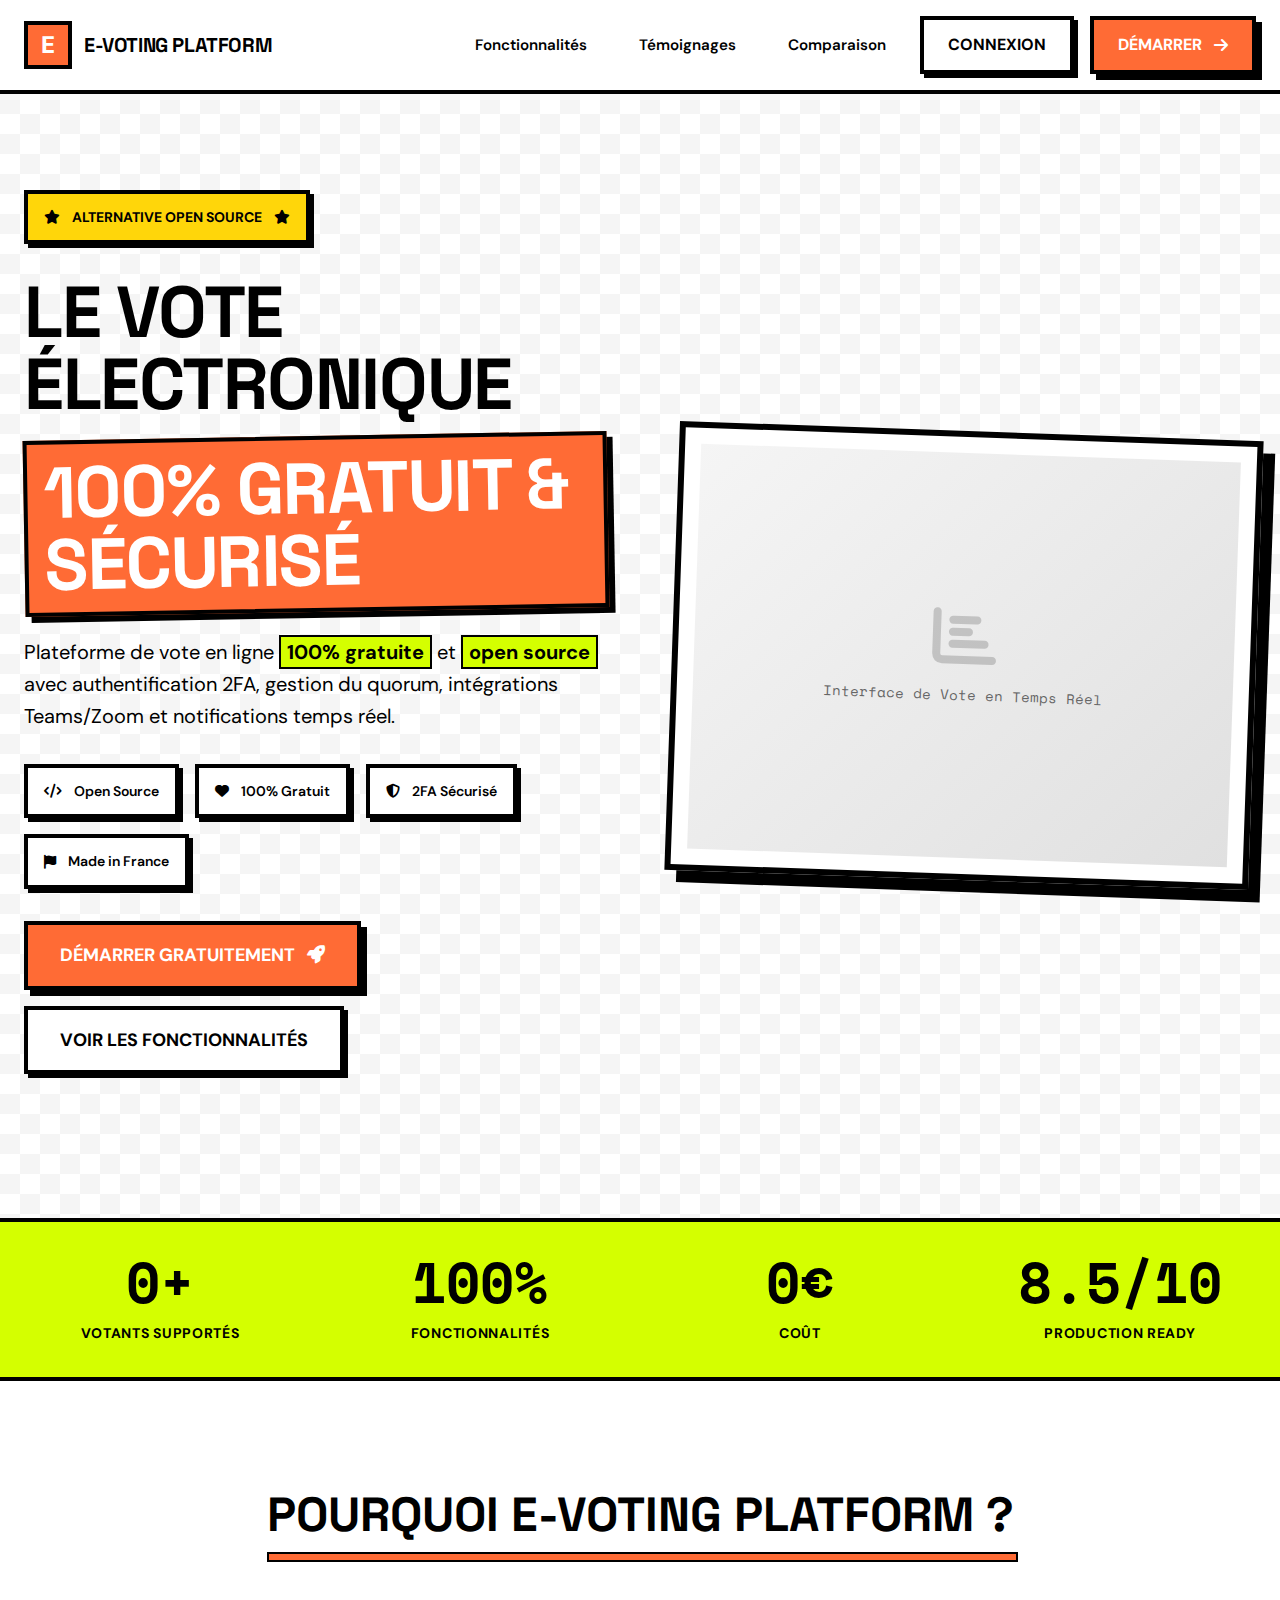
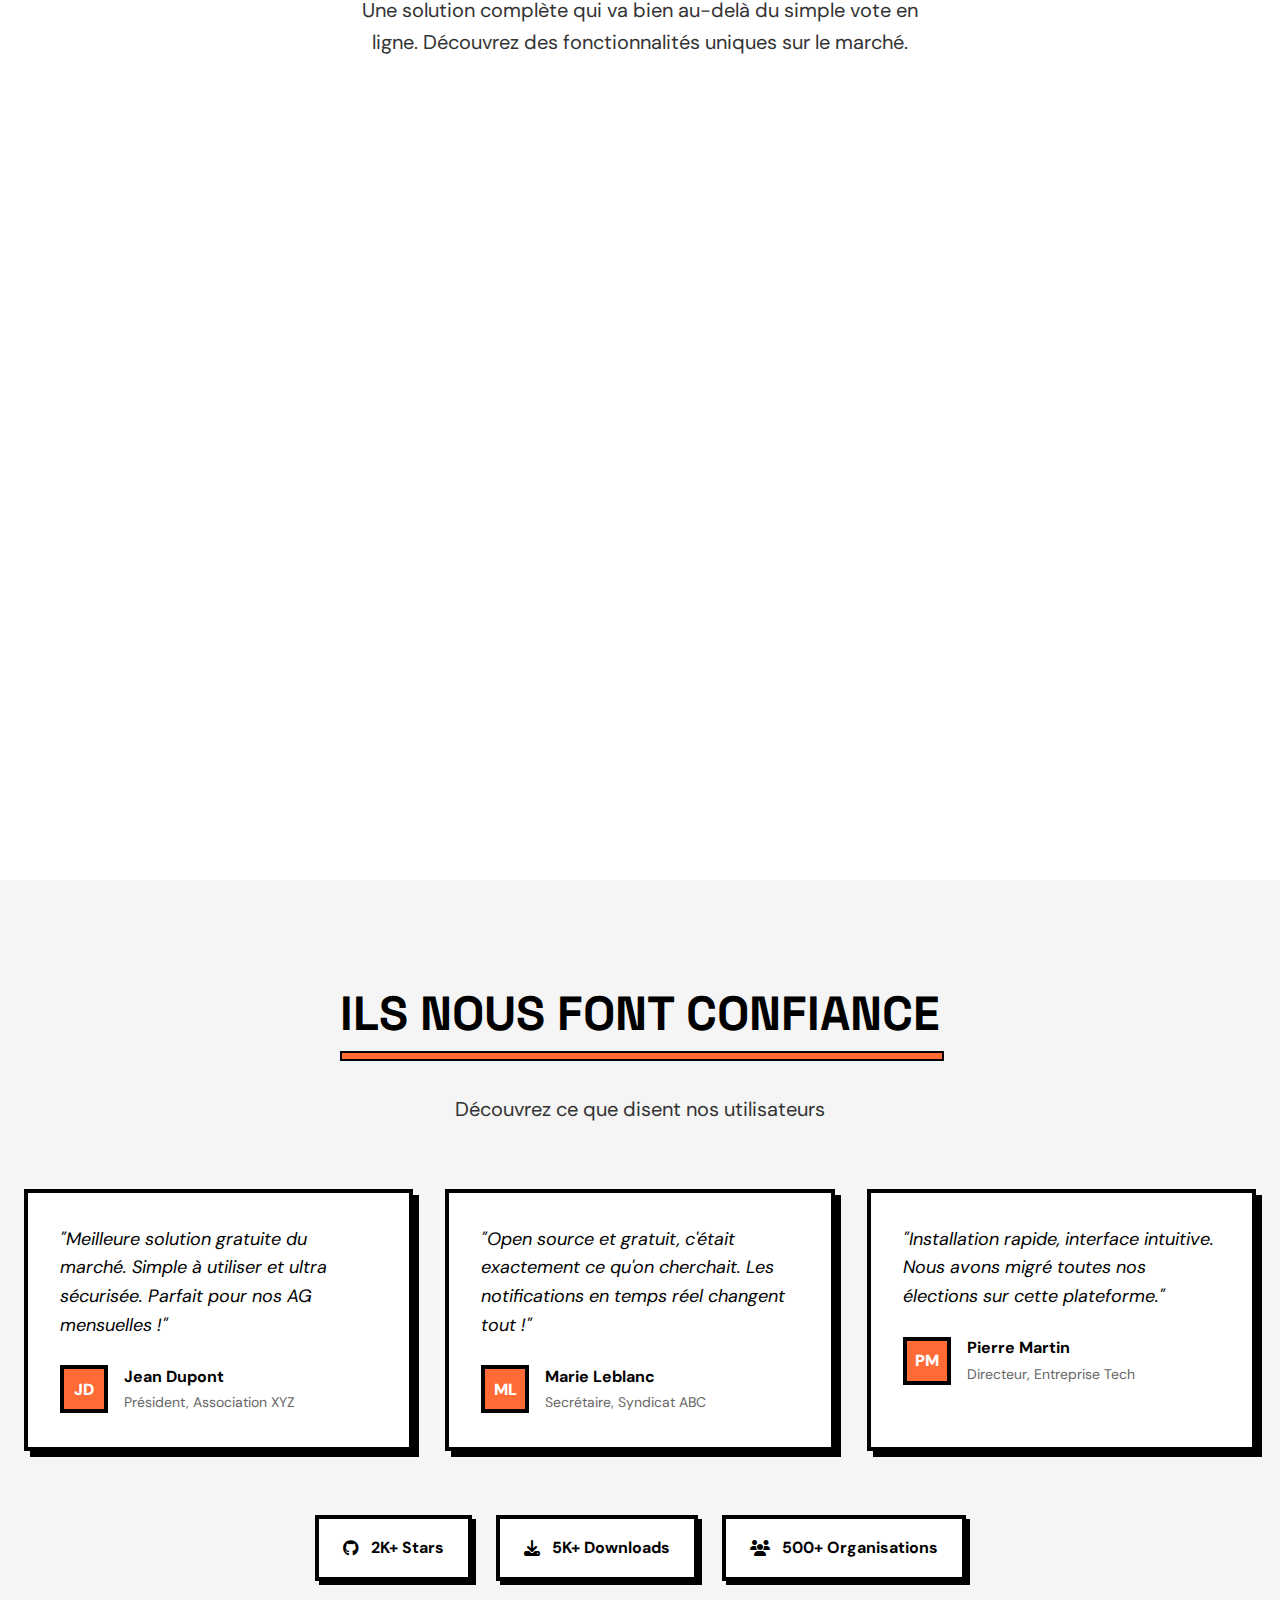
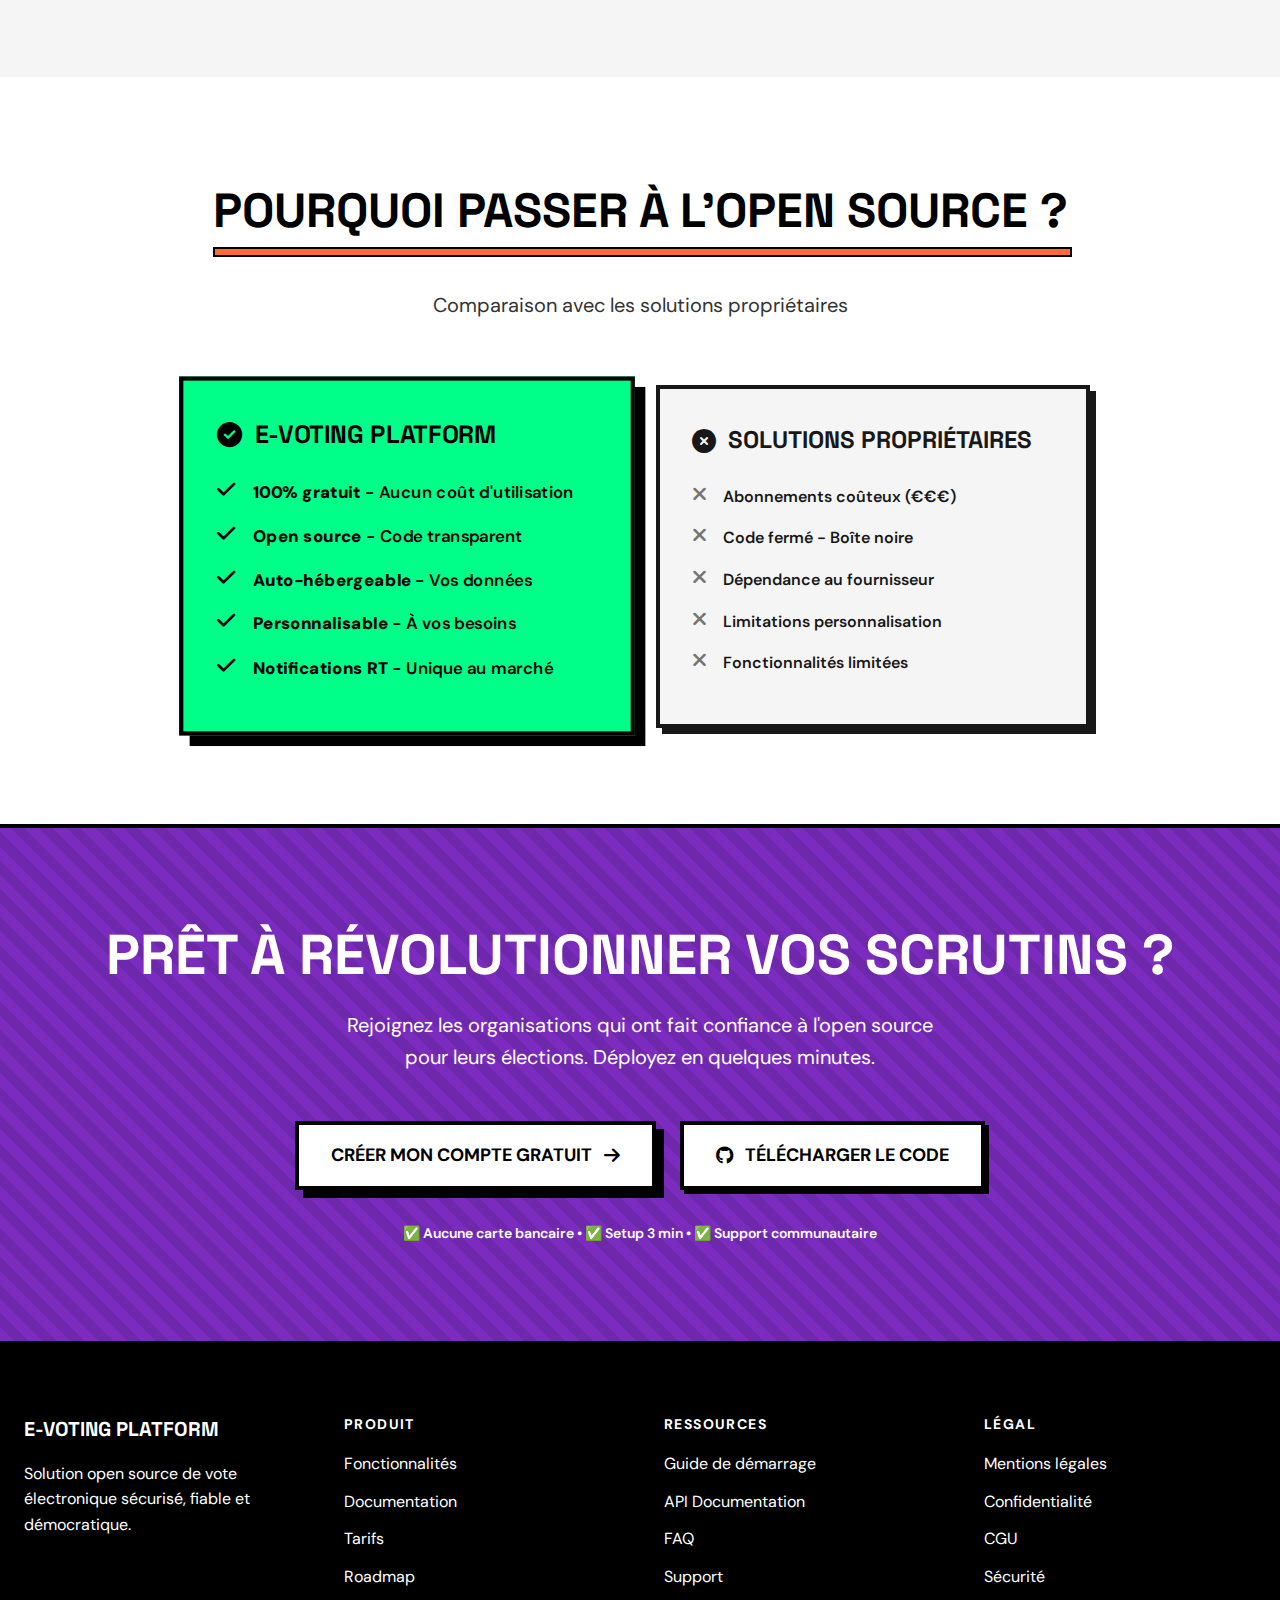
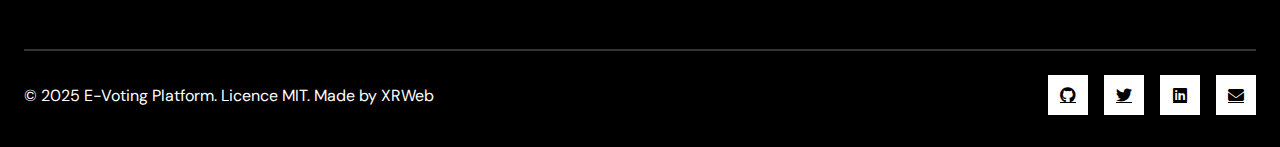
<file: .superdesign/design_iterations/landing_neobrutalism_1.html>
<!DOCTYPE html>
<html lang="fr">
<head>
    <meta charset="UTF-8">
    <meta name="viewport" content="width=device-width, initial-scale=1.0">
    <meta name="description" content="E-Voting Platform - Plateforme de vote électronique gratuite, sécurisée et open source">
    <title>E-Voting Platform - Vote Électronique 100% Gratuit & Open Source</title>

    <!-- Google Fonts -->
    <link rel="preconnect" href="https://fonts.googleapis.com">
    <link rel="preconnect" href="https://fonts.gstatic.com" crossorigin>
    <link href="https://fonts.googleapis.com/css2?family=DM+Sans:wght@400;500;700;900&family=Space+Grotesk:wght@400;700&family=Space+Mono:wght@400;700&display=swap" rel="stylesheet">

    <!-- Font Awesome -->
    <link rel="stylesheet" href="https://cdnjs.cloudflare.com/ajax/libs/font-awesome/6.4.0/css/all.min.css">

    <style>
        /* ==========================================
           NEO-BRUTALISM THEME & GLOBAL STYLES
           ========================================== */

        * {
            margin: 0;
            padding: 0;
            box-sizing: border-box;
        }

        :root {
            /* Colors */
            --color-background: #FFFFFF;
            --color-foreground: #000000;
            --color-primary: #FF6B35;
            --color-primary-dark: #E85A2A;
            --color-secondary: #D4FF00;
            --color-secondary-dark: #BBDD00;
            --color-accent: #7B2CBF;
            --color-accent-dark: #6622A0;
            --color-tertiary: #FF006E;
            --color-success: #00FF88;
            --color-warning: #FFD60A;
            --color-muted: #F5F5F5;
            --color-muted-dark: #E0E0E0;

            /* Typography */
            --font-sans: 'DM Sans', -apple-system, sans-serif;
            --font-display: 'Space Grotesk', sans-serif;
            --font-mono: 'Space Mono', monospace;

            /* Spacing */
            --spacing-xs: 0.5rem;
            --spacing-sm: 0.75rem;
            --spacing-md: 1rem;
            --spacing-lg: 1.5rem;
            --spacing-xl: 2rem;
            --spacing-2xl: 3rem;
            --spacing-3xl: 4rem;
            --spacing-4xl: 6rem;

            /* Borders */
            --border-width: 4px;
            --border-width-thick: 6px;

            /* Shadows */
            --shadow-sm: 4px 4px 0px 0px #000000;
            --shadow-md: 6px 6px 0px 0px #000000;
            --shadow-lg: 8px 8px 0px 0px #000000;
            --shadow-xl: 10px 10px 0px 0px #000000;
            --shadow-2xl: 12px 12px 0px 0px #000000;

            /* Transitions */
            --transition-fast: 150ms cubic-bezier(0.4, 0, 0.2, 1);
            --transition-base: 250ms cubic-bezier(0.4, 0, 0.2, 1);
            --transition-bounce: 300ms cubic-bezier(0.68, -0.55, 0.265, 1.55);
        }

        html {
            scroll-behavior: smooth;
        }

        body {
            font-family: var(--font-sans);
            background: var(--color-background);
            color: var(--color-foreground);
            line-height: 1.6;
            overflow-x: hidden;
        }

        .container {
            max-width: 1280px;
            margin: 0 auto;
            padding: 0 var(--spacing-lg);
        }

        /* ==========================================
           NAVIGATION
           ========================================== */

        .navbar {
            position: sticky;
            top: 0;
            z-index: 1000;
            background: var(--color-background);
            border-bottom: var(--border-width) solid var(--color-foreground);
            transition: var(--transition-base);
        }

        .navbar.scrolled {
            box-shadow: var(--shadow-md);
        }

        .nav-content {
            display: flex;
            justify-content: space-between;
            align-items: center;
            padding: var(--spacing-md) 0;
        }

        .logo {
            display: flex;
            align-items: center;
            gap: var(--spacing-sm);
            text-decoration: none;
            color: var(--color-foreground);
        }

        .logo-icon {
            width: 48px;
            height: 48px;
            background: var(--color-primary);
            border: var(--border-width) solid var(--color-foreground);
            display: flex;
            align-items: center;
            justify-content: center;
            font-size: 1.5rem;
            font-weight: 900;
            color: var(--color-background);
            transition: var(--transition-bounce);
        }

        .logo:hover .logo-icon {
            transform: rotate(-5deg) scale(1.05);
        }

        .logo-text {
            font-family: var(--font-display);
            font-size: 1.25rem;
            font-weight: 700;
            text-transform: uppercase;
            letter-spacing: -0.02em;
        }

        .nav-links {
            display: flex;
            align-items: center;
            gap: var(--spacing-md);
        }

        .nav-link {
            text-decoration: none;
            color: var(--color-foreground);
            font-weight: 600;
            font-size: 0.95rem;
            padding: var(--spacing-sm) var(--spacing-md);
            border: 2px solid transparent;
            transition: var(--transition-fast);
        }

        .nav-link:hover {
            border-bottom: 2px solid var(--color-foreground);
        }

        .btn {
            display: inline-flex;
            align-items: center;
            gap: var(--spacing-sm);
            padding: var(--spacing-sm) var(--spacing-lg);
            font-family: var(--font-sans);
            font-size: 1rem;
            font-weight: 700;
            text-decoration: none;
            text-transform: uppercase;
            border: var(--border-width) solid var(--color-foreground);
            cursor: pointer;
            transition: all var(--transition-base);
            position: relative;
        }

        .btn-primary {
            background: var(--color-primary);
            color: var(--color-background);
            box-shadow: var(--shadow-md);
        }

        .btn-primary:hover {
            transform: translate(-2px, -2px);
            box-shadow: var(--shadow-lg);
        }

        .btn-primary:active {
            transform: translate(2px, 2px);
            box-shadow: var(--shadow-sm);
        }

        .btn-secondary {
            background: var(--color-background);
            color: var(--color-foreground);
            box-shadow: var(--shadow-sm);
        }

        .btn-secondary:hover {
            background: var(--color-muted);
        }

        /* Mobile Menu */
        .mobile-menu-toggle {
            display: none;
            flex-direction: column;
            gap: 6px;
            background: none;
            border: none;
            cursor: pointer;
            padding: var(--spacing-sm);
        }

        .mobile-menu-toggle span {
            width: 28px;
            height: 3px;
            background: var(--color-foreground);
            transition: var(--transition-base);
        }

        /* ==========================================
           HERO SECTION
           ========================================== */

        .hero {
            padding: var(--spacing-4xl) 0;
            background:
                linear-gradient(45deg, var(--color-background) 25%, transparent 25%),
                linear-gradient(-45deg, var(--color-background) 25%, transparent 25%),
                linear-gradient(45deg, transparent 75%, var(--color-background) 75%),
                linear-gradient(-45deg, transparent 75%, var(--color-background) 75%);
            background-size: 40px 40px;
            background-position: 0 0, 0 20px, 20px -20px, -20px 0px;
            background-color: var(--color-muted);
        }

        .hero-content {
            display: grid;
            grid-template-columns: 1fr 1fr;
            gap: var(--spacing-3xl);
            align-items: center;
        }

        .hero-text {
            animation: slideInLeft 0.8s cubic-bezier(0.68, -0.55, 0.265, 1.55);
        }

        .hero-badge {
            display: inline-flex;
            align-items: center;
            gap: var(--spacing-sm);
            background: var(--color-warning);
            color: var(--color-foreground);
            padding: var(--spacing-sm) var(--spacing-md);
            border: var(--border-width) solid var(--color-foreground);
            box-shadow: var(--shadow-sm);
            font-size: 0.875rem;
            font-weight: 700;
            text-transform: uppercase;
            margin-bottom: var(--spacing-xl);
            animation: fadeInDown 0.6s ease-out 0.1s backwards;
        }

        .hero-title {
            font-family: var(--font-display);
            font-size: clamp(2.5rem, 8vw, 4.5rem);
            font-weight: 900;
            line-height: 1;
            text-transform: uppercase;
            margin-bottom: var(--spacing-lg);
            letter-spacing: -0.02em;
            animation: fadeInDown 0.8s cubic-bezier(0.68, -0.55, 0.265, 1.55) 0.2s backwards;
        }

        .hero-title .highlight {
            display: block;
            background: var(--color-primary);
            color: var(--color-background);
            padding: var(--spacing-sm) var(--spacing-md);
            border: var(--border-width) solid var(--color-foreground);
            box-shadow: var(--shadow-md);
            margin-top: var(--spacing-md);
            transform: rotate(-1deg);
        }

        .hero-subtitle {
            font-size: 1.25rem;
            line-height: 1.6;
            margin-bottom: var(--spacing-xl);
            animation: fadeInUp 0.6s ease-out 0.3s backwards;
        }

        .hero-subtitle strong {
            background: var(--color-secondary);
            padding: 2px 6px;
            border: 2px solid var(--color-foreground);
        }

        .trust-badges {
            display: flex;
            flex-wrap: wrap;
            gap: var(--spacing-md);
            margin-bottom: var(--spacing-xl);
            animation: fadeInUp 0.6s ease-out 0.4s backwards;
        }

        .badge {
            display: flex;
            align-items: center;
            gap: var(--spacing-sm);
            background: var(--color-background);
            border: var(--border-width) solid var(--color-foreground);
            padding: var(--spacing-sm) var(--spacing-md);
            box-shadow: var(--shadow-sm);
            font-size: 0.875rem;
            font-weight: 600;
            transition: var(--transition-bounce);
        }

        .badge:hover {
            transform: rotate(-2deg) translateY(-4px);
            box-shadow: var(--shadow-md);
        }

        .hero-cta {
            display: flex;
            flex-wrap: wrap;
            gap: var(--spacing-md);
            margin-bottom: var(--spacing-2xl);
            animation: scaleIn 0.8s cubic-bezier(0.68, -0.55, 0.265, 1.55) 0.5s backwards;
        }

        .btn-cta {
            padding: var(--spacing-md) var(--spacing-xl);
            font-size: 1.125rem;
        }

        .hero-mockup {
            position: relative;
            animation: slideInRight 0.8s ease-out 0.3s backwards;
        }

        .mockup-container {
            background: var(--color-background);
            border: var(--border-width-thick) solid var(--color-foreground);
            box-shadow: var(--shadow-2xl);
            padding: var(--spacing-md);
            transform: rotate(2deg);
            transition: var(--transition-base);
        }

        .mockup-container:hover {
            transform: rotate(0deg) scale(1.02);
            box-shadow:
                12px 12px 0px 0px var(--color-primary),
                16px 16px 0px 0px var(--color-foreground);
        }

        .mockup-image {
            width: 100%;
            height: auto;
            display: block;
            background: linear-gradient(135deg, var(--color-muted) 0%, var(--color-muted-dark) 100%);
            aspect-ratio: 4/3;
            display: flex;
            align-items: center;
            justify-content: center;
            font-family: var(--font-mono);
            font-size: 0.875rem;
            color: #666;
        }

        /* ==========================================
           STATS BAR
           ========================================== */

        .stats-bar {
            background: var(--color-secondary);
            border-top: var(--border-width) solid var(--color-foreground);
            border-bottom: var(--border-width) solid var(--color-foreground);
            padding: var(--spacing-xl) 0;
        }

        .stats-grid {
            display: grid;
            grid-template-columns: repeat(auto-fit, minmax(200px, 1fr));
            gap: var(--spacing-2xl);
            text-align: center;
        }

        .stat {
            animation: fadeInUp 0.6s ease-out backwards;
        }

        .stat:nth-child(1) { animation-delay: 0.1s; }
        .stat:nth-child(2) { animation-delay: 0.2s; }
        .stat:nth-child(3) { animation-delay: 0.3s; }
        .stat:nth-child(4) { animation-delay: 0.4s; }

        .stat-number {
            font-family: var(--font-mono);
            font-size: clamp(2rem, 5vw, 3.5rem);
            font-weight: 900;
            line-height: 1;
            margin-bottom: var(--spacing-sm);
        }

        .stat-label {
            font-size: 0.875rem;
            font-weight: 700;
            text-transform: uppercase;
            letter-spacing: 0.05em;
        }

        /* ==========================================
           FEATURES SECTION
           ========================================== */

        .features {
            padding: var(--spacing-4xl) 0;
        }

        .section-header {
            text-align: center;
            margin-bottom: var(--spacing-3xl);
        }

        .section-title {
            font-family: var(--font-display);
            font-size: clamp(2rem, 5vw, 3rem);
            font-weight: 900;
            text-transform: uppercase;
            margin-bottom: var(--spacing-md);
            position: relative;
            display: inline-block;
        }

        .section-title::after {
            content: '';
            position: absolute;
            bottom: -8px;
            left: 0;
            width: 100%;
            height: 6px;
            background: var(--color-primary);
            border: 2px solid var(--color-foreground);
        }

        .section-subtitle {
            font-size: 1.25rem;
            color: #333;
            max-width: 600px;
            margin: var(--spacing-lg) auto 0;
        }

        .features-grid {
            display: grid;
            grid-template-columns: repeat(auto-fit, minmax(300px, 1fr));
            gap: var(--spacing-xl);
        }

        .feature-card {
            background: var(--color-background);
            border: var(--border-width) solid var(--color-foreground);
            padding: var(--spacing-xl);
            box-shadow: var(--shadow-md);
            transition: all var(--transition-base);
            opacity: 0;
            transform: translateY(40px);
        }

        .feature-card.visible {
            animation: fadeInUp 0.6s ease-out forwards;
        }

        .feature-card:nth-child(1) { animation-delay: 0.1s; }
        .feature-card:nth-child(2) { animation-delay: 0.2s; }
        .feature-card:nth-child(3) { animation-delay: 0.3s; }
        .feature-card:nth-child(4) { animation-delay: 0.4s; }
        .feature-card:nth-child(5) { animation-delay: 0.5s; }
        .feature-card:nth-child(6) { animation-delay: 0.6s; }

        .feature-card:hover {
            transform: translateY(-8px) rotate(-1deg);
            box-shadow:
                8px 8px 0px 0px var(--color-primary),
                12px 12px 0px 0px var(--color-foreground);
        }

        .feature-card:nth-child(2):hover { box-shadow: 8px 8px 0px 0px var(--color-accent), 12px 12px 0px 0px var(--color-foreground); }
        .feature-card:nth-child(3):hover { box-shadow: 8px 8px 0px 0px var(--color-success), 12px 12px 0px 0px var(--color-foreground); }
        .feature-card:nth-child(4):hover { box-shadow: 8px 8px 0px 0px var(--color-tertiary), 12px 12px 0px 0px var(--color-foreground); }
        .feature-card:nth-child(5):hover { box-shadow: 8px 8px 0px 0px var(--color-warning), 12px 12px 0px 0px var(--color-foreground); }
        .feature-card:nth-child(6):hover { box-shadow: 8px 8px 0px 0px var(--color-secondary), 12px 12px 0px 0px var(--color-foreground); }

        .feature-icon {
            width: 64px;
            height: 64px;
            display: flex;
            align-items: center;
            justify-content: center;
            font-size: 2rem;
            background: var(--color-primary);
            color: var(--color-background);
            border: var(--border-width) solid var(--color-foreground);
            box-shadow: var(--shadow-sm);
            margin-bottom: var(--spacing-lg);
        }

        .feature-card:nth-child(2) .feature-icon { background: var(--color-accent); }
        .feature-card:nth-child(3) .feature-icon { background: var(--color-success); color: var(--color-foreground); }
        .feature-card:nth-child(4) .feature-icon { background: var(--color-tertiary); }
        .feature-card:nth-child(5) .feature-icon { background: var(--color-warning); color: var(--color-foreground); }
        .feature-card:nth-child(6) .feature-icon { background: var(--color-secondary); color: var(--color-foreground); }

        .feature-title {
            font-family: var(--font-display);
            font-size: 1.5rem;
            font-weight: 700;
            margin-bottom: var(--spacing-md);
            text-transform: uppercase;
        }

        .feature-description {
            line-height: 1.7;
            color: #333;
        }

        /* ==========================================
           TESTIMONIALS
           ========================================== */

        .testimonials {
            padding: var(--spacing-4xl) 0;
            background: var(--color-muted);
        }

        .testimonials-grid {
            display: grid;
            grid-template-columns: repeat(auto-fit, minmax(300px, 1fr));
            gap: var(--spacing-xl);
            margin-bottom: var(--spacing-3xl);
        }

        .testimonial-card {
            background: var(--color-background);
            border: var(--border-width) solid var(--color-foreground);
            padding: var(--spacing-xl);
            box-shadow: var(--shadow-md);
            transition: var(--transition-base);
        }

        .testimonial-card:hover {
            transform: translateY(-8px);
            box-shadow: var(--shadow-xl);
        }

        .testimonial-quote {
            font-size: 1.125rem;
            font-style: italic;
            margin-bottom: var(--spacing-lg);
            line-height: 1.6;
        }

        .testimonial-author {
            display: flex;
            align-items: center;
            gap: var(--spacing-md);
        }

        .author-avatar {
            width: 48px;
            height: 48px;
            background: var(--color-primary);
            border: var(--border-width) solid var(--color-foreground);
            display: flex;
            align-items: center;
            justify-content: center;
            font-weight: 900;
            color: var(--color-background);
        }

        .author-info strong {
            display: block;
            font-weight: 700;
        }

        .author-info span {
            font-size: 0.875rem;
            color: #666;
        }

        .social-proof {
            display: flex;
            justify-content: center;
            flex-wrap: wrap;
            gap: var(--spacing-lg);
        }

        .proof-badge {
            background: var(--color-background);
            border: var(--border-width) solid var(--color-foreground);
            padding: var(--spacing-md) var(--spacing-lg);
            box-shadow: var(--shadow-sm);
            display: flex;
            align-items: center;
            gap: var(--spacing-sm);
            font-weight: 700;
        }

        /* ==========================================
           COMPARISON
           ========================================== */

        .comparison {
            padding: var(--spacing-4xl) 0;
        }

        .comparison-container {
            max-width: 900px;
            margin: 0 auto;
            display: grid;
            grid-template-columns: 1fr 1fr;
            gap: var(--spacing-xl);
        }

        .comparison-col {
            border: var(--border-width) solid var(--color-foreground);
            padding: var(--spacing-xl);
            box-shadow: var(--shadow-md);
        }

        .comparison-col.winner {
            background: var(--color-success);
            transform: scale(1.05);
            box-shadow: var(--shadow-xl);
        }

        .comparison-col.loser {
            background: var(--color-muted);
            opacity: 0.9;
        }

        .comparison-title {
            font-family: var(--font-display);
            font-size: 1.5rem;
            font-weight: 900;
            text-transform: uppercase;
            margin-bottom: var(--spacing-lg);
            display: flex;
            align-items: center;
            gap: var(--spacing-sm);
        }

        .comparison-list {
            list-style: none;
        }

        .comparison-list li {
            display: flex;
            align-items: flex-start;
            gap: var(--spacing-md);
            margin-bottom: var(--spacing-md);
            font-weight: 600;
        }

        .comparison-list .fa-check {
            color: var(--color-foreground);
            font-size: 1.25rem;
        }

        .comparison-list .fa-times {
            color: #666;
            font-size: 1.25rem;
        }

        /* ==========================================
           CTA SECTION
           ========================================== */

        .cta-section {
            padding: var(--spacing-4xl) 0;
            background: var(--color-accent);
            border-top: var(--border-width) solid var(--color-foreground);
            border-bottom: var(--border-width) solid var(--color-foreground);
            position: relative;
            overflow: hidden;
        }

        .cta-section::before {
            content: '';
            position: absolute;
            top: 0;
            left: 0;
            right: 0;
            bottom: 0;
            background-image:
                repeating-linear-gradient(45deg, transparent, transparent 10px, rgba(0,0,0,0.1) 10px, rgba(0,0,0,0.1) 20px);
            pointer-events: none;
        }

        .cta-content {
            position: relative;
            z-index: 1;
            text-align: center;
            color: var(--color-background);
        }

        .cta-title {
            font-family: var(--font-display);
            font-size: clamp(2rem, 5vw, 3.5rem);
            font-weight: 900;
            text-transform: uppercase;
            margin-bottom: var(--spacing-lg);
            line-height: 1.1;
        }

        .cta-subtitle {
            font-size: 1.25rem;
            margin-bottom: var(--spacing-2xl);
            max-width: 600px;
            margin-left: auto;
            margin-right: auto;
        }

        .cta-buttons {
            display: flex;
            justify-content: center;
            flex-wrap: wrap;
            gap: var(--spacing-lg);
            margin-bottom: var(--spacing-xl);
        }

        .btn-cta-white {
            background: var(--color-background);
            color: var(--color-foreground);
            box-shadow: var(--shadow-lg);
        }

        .btn-cta-white:hover {
            transform: translate(-4px, -4px);
            box-shadow: var(--shadow-2xl);
        }

        .cta-note {
            font-size: 0.875rem;
            font-weight: 600;
        }

        /* ==========================================
           FOOTER
           ========================================== */

        .footer {
            background: var(--color-foreground);
            color: var(--color-background);
            padding: var(--spacing-3xl) 0 var(--spacing-xl);
            border-top: var(--border-width) solid var(--color-foreground);
        }

        .footer-grid {
            display: grid;
            grid-template-columns: repeat(auto-fit, minmax(200px, 1fr));
            gap: var(--spacing-2xl);
            margin-bottom: var(--spacing-2xl);
        }

        .footer-col h3 {
            font-family: var(--font-display);
            font-size: 1.25rem;
            font-weight: 700;
            text-transform: uppercase;
            margin-bottom: var(--spacing-md);
        }

        .footer-col h4 {
            font-weight: 700;
            text-transform: uppercase;
            margin-bottom: var(--spacing-md);
            font-size: 0.875rem;
            letter-spacing: 0.1em;
        }

        .footer-col ul {
            list-style: none;
        }

        .footer-col li {
            margin-bottom: var(--spacing-sm);
        }

        .footer-col a {
            color: var(--color-background);
            text-decoration: none;
            transition: var(--transition-fast);
            display: inline-block;
        }

        .footer-col a:hover {
            transform: translateX(4px);
            color: var(--color-secondary);
        }

        .footer-bottom {
            border-top: 2px solid rgba(255, 255, 255, 0.2);
            padding-top: var(--spacing-lg);
            display: flex;
            justify-content: space-between;
            align-items: center;
            flex-wrap: wrap;
            gap: var(--spacing-md);
        }

        .footer-social {
            display: flex;
            gap: var(--spacing-md);
        }

        .footer-social a {
            display: flex;
            align-items: center;
            justify-content: center;
            width: 40px;
            height: 40px;
            background: var(--color-background);
            color: var(--color-foreground);
            border: 2px solid var(--color-background);
            transition: var(--transition-bounce);
        }

        .footer-social a:hover {
            transform: translateY(-4px) rotate(-5deg);
            background: var(--color-secondary);
        }

        /* ==========================================
           ANIMATIONS
           ========================================== */

        @keyframes fadeInDown {
            from {
                opacity: 0;
                transform: translateY(-30px);
            }
            to {
                opacity: 1;
                transform: translateY(0);
            }
        }

        @keyframes fadeInUp {
            from {
                opacity: 0;
                transform: translateY(40px);
            }
            to {
                opacity: 1;
                transform: translateY(0);
            }
        }

        @keyframes slideInLeft {
            from {
                opacity: 0;
                transform: translateX(-60px);
            }
            to {
                opacity: 1;
                transform: translateX(0);
            }
        }

        @keyframes slideInRight {
            from {
                opacity: 0;
                transform: translateX(60px);
            }
            to {
                opacity: 1;
                transform: translateX(0);
            }
        }

        @keyframes scaleIn {
            from {
                opacity: 0;
                transform: scale(0.8);
            }
            to {
                opacity: 1;
                transform: scale(1);
            }
        }

        /* ==========================================
           RESPONSIVE
           ========================================== */

        @media (max-width: 968px) {
            .hero-content {
                grid-template-columns: 1fr;
            }

            .nav-links {
                display: none;
            }

            .mobile-menu-toggle {
                display: flex;
            }

            .comparison-container {
                grid-template-columns: 1fr;
            }

            .comparison-col.winner {
                transform: scale(1);
            }
        }

        @media (max-width: 640px) {
            .stats-grid {
                grid-template-columns: 1fr 1fr;
            }

            .features-grid {
                grid-template-columns: 1fr;
            }

            .testimonials-grid {
                grid-template-columns: 1fr;
            }
        }

        /* Accessibility */
        @media (prefers-reduced-motion: reduce) {
            * {
                animation-duration: 0.01ms !important;
                transition-duration: 0.01ms !important;
            }
        }
    </style>
</head>
<body>

    <!-- Navigation -->
    <nav class="navbar" id="navbar">
        <div class="container">
            <div class="nav-content">
                <a href="#" class="logo">
                    <div class="logo-icon">E</div>
                    <span class="logo-text">E-Voting Platform</span>
                </a>

                <div class="nav-links">
                    <a href="#features" class="nav-link">Fonctionnalités</a>
                    <a href="#testimonials" class="nav-link">Témoignages</a>
                    <a href="#comparison" class="nav-link">Comparaison</a>
                    <a href="../pages/login.html" class="btn btn-secondary">Connexion</a>
                    <a href="../pages/contact.html" class="btn btn-primary">
                        <span>Démarrer</span>
                        <i class="fas fa-arrow-right"></i>
                    </a>
                </div>

                <button class="mobile-menu-toggle" aria-label="Menu">
                    <span></span>
                    <span></span>
                    <span></span>
                </button>
            </div>
        </div>
    </nav>

    <!-- Hero Section -->
    <section class="hero" id="hero">
        <div class="container">
            <div class="hero-content">
                <div class="hero-text">
                    <div class="hero-badge">
                        <i class="fas fa-star"></i>
                        <span>Alternative Open Source</span>
                        <i class="fas fa-star"></i>
                    </div>

                    <h1 class="hero-title">
                        Le vote électronique
                        <span class="highlight">100% Gratuit & Sécurisé</span>
                    </h1>

                    <p class="hero-subtitle">
                        Plateforme de vote en ligne <strong>100% gratuite</strong> et <strong>open source</strong>
                        avec authentification 2FA, gestion du quorum, intégrations Teams/Zoom
                        et notifications temps réel.
                    </p>

                    <div class="trust-badges">
                        <div class="badge">
                            <i class="fas fa-code"></i>
                            <span>Open Source</span>
                        </div>
                        <div class="badge">
                            <i class="fas fa-heart"></i>
                            <span>100% Gratuit</span>
                        </div>
                        <div class="badge">
                            <i class="fas fa-shield-alt"></i>
                            <span>2FA Sécurisé</span>
                        </div>
                        <div class="badge">
                            <i class="fas fa-flag"></i>
                            <span>Made in France</span>
                        </div>
                    </div>

                    <div class="hero-cta">
                        <a href="#" class="btn btn-primary btn-cta">
                            <span>Démarrer Gratuitement</span>
                            <i class="fas fa-rocket"></i>
                        </a>
                        <a href="#features" class="btn btn-secondary btn-cta">
                            <span>Voir les fonctionnalités</span>
                        </a>
                    </div>
                </div>

                <div class="hero-mockup">
                    <div class="mockup-container">
                        <div class="mockup-image">
                            <div style="text-align: center; padding: 2rem;">
                                <i class="fas fa-chart-bar" style="font-size: 4rem; margin-bottom: 1rem; opacity: 0.3;"></i>
                                <div>Interface de Vote en Temps Réel</div>
                            </div>
                        </div>
                    </div>
                </div>
            </div>
        </div>
    </section>

    <!-- Stats Bar -->
    <section class="stats-bar">
        <div class="container">
            <div class="stats-grid">
                <div class="stat">
                    <div class="stat-number" data-target="30000">0+</div>
                    <div class="stat-label">Votants Supportés</div>
                </div>
                <div class="stat">
                    <div class="stat-number">100%</div>
                    <div class="stat-label">Fonctionnalités</div>
                </div>
                <div class="stat">
                    <div class="stat-number">0€</div>
                    <div class="stat-label">Coût</div>
                </div>
                <div class="stat">
                    <div class="stat-number">8.5/10</div>
                    <div class="stat-label">Production Ready</div>
                </div>
            </div>
        </div>
    </section>

    <!-- Features Section -->
    <section class="features" id="features">
        <div class="container">
            <div class="section-header">
                <h2 class="section-title">Pourquoi E-Voting Platform ?</h2>
                <p class="section-subtitle">
                    Une solution complète qui va bien au-delà du simple vote en ligne.
                    Découvrez des fonctionnalités uniques sur le marché.
                </p>
            </div>

            <div class="features-grid">
                <div class="feature-card">
                    <div class="feature-icon">
                        <i class="fas fa-lock"></i>
                    </div>
                    <h3 class="feature-title">Sécurité Maximum</h3>
                    <p class="feature-description">
                        2FA, chiffrement AES-256, audit trail complet. Vos votes sont protégés
                        selon les standards les plus stricts.
                    </p>
                </div>

                <div class="feature-card">
                    <div class="feature-icon">
                        <i class="fas fa-bell"></i>
                    </div>
                    <h3 class="feature-title">Notifications Temps Réel</h3>
                    <p class="feature-description">
                        WebSocket et Web Push pour alertes instantanées. Restez informé
                        de chaque étape du scrutin.
                    </p>
                </div>

                <div class="feature-card">
                    <div class="feature-icon">
                        <i class="fas fa-users"></i>
                    </div>
                    <h3 class="feature-title">Gestion du Quorum</h3>
                    <p class="feature-description">
                        4 types de quorum avec suivi en temps réel. Validez automatiquement
                        vos élections selon vos règles.
                    </p>
                </div>

                <div class="feature-card">
                    <div class="feature-icon">
                        <i class="fas fa-video"></i>
                    </div>
                    <h3 class="feature-title">Visioconférence Intégrée</h3>
                    <p class="feature-description">
                        Teams, Zoom, et plateformes personnalisées. Organisez vos AG
                        en ligne facilement.
                    </p>
                </div>

                <div class="feature-card">
                    <div class="feature-icon">
                        <i class="fas fa-chart-bar"></i>
                    </div>
                    <h3 class="feature-title">Résultats Instantanés</h3>
                    <p class="feature-description">
                        Dépouillement automatique avec visualisations. Exportez en CSV,
                        Excel, PDF ou JSON.
                    </p>
                </div>

                <div class="feature-card">
                    <div class="feature-icon">
                        <i class="fas fa-shield-alt"></i>
                    </div>
                    <h3 class="feature-title">Vote Secret & Transparent</h3>
                    <p class="feature-description">
                        Anonymat garanti ou vote nominatif selon vos besoins. Total contrôle
                        sur la confidentialité.
                    </p>
                </div>
            </div>
        </div>
    </section>

    <!-- Testimonials -->
    <section class="testimonials" id="testimonials">
        <div class="container">
            <div class="section-header">
                <h2 class="section-title">Ils nous font confiance</h2>
                <p class="section-subtitle">
                    Découvrez ce que disent nos utilisateurs
                </p>
            </div>

            <div class="testimonials-grid">
                <div class="testimonial-card">
                    <p class="testimonial-quote">
                        "Meilleure solution gratuite du marché. Simple à utiliser et ultra sécurisée.
                        Parfait pour nos AG mensuelles !"
                    </p>
                    <div class="testimonial-author">
                        <div class="author-avatar">JD</div>
                        <div class="author-info">
                            <strong>Jean Dupont</strong>
                            <span>Président, Association XYZ</span>
                        </div>
                    </div>
                </div>

                <div class="testimonial-card">
                    <p class="testimonial-quote">
                        "Open source et gratuit, c'était exactement ce qu'on cherchait.
                        Les notifications en temps réel changent tout !"
                    </p>
                    <div class="testimonial-author">
                        <div class="author-avatar">ML</div>
                        <div class="author-info">
                            <strong>Marie Leblanc</strong>
                            <span>Secrétaire, Syndicat ABC</span>
                        </div>
                    </div>
                </div>

                <div class="testimonial-card">
                    <p class="testimonial-quote">
                        "Installation rapide, interface intuitive. Nous avons migré toutes nos
                        élections sur cette plateforme."
                    </p>
                    <div class="testimonial-author">
                        <div class="author-avatar">PM</div>
                        <div class="author-info">
                            <strong>Pierre Martin</strong>
                            <span>Directeur, Entreprise Tech</span>
                        </div>
                    </div>
                </div>
            </div>

            <div class="social-proof">
                <div class="proof-badge">
                    <i class="fab fa-github"></i>
                    <span>2K+ Stars</span>
                </div>
                <div class="proof-badge">
                    <i class="fas fa-download"></i>
                    <span>5K+ Downloads</span>
                </div>
                <div class="proof-badge">
                    <i class="fas fa-users"></i>
                    <span>500+ Organisations</span>
                </div>
            </div>
        </div>
    </section>

    <!-- Comparison -->
    <section class="comparison" id="comparison">
        <div class="container">
            <div class="section-header">
                <h2 class="section-title">Pourquoi passer à l'open source ?</h2>
                <p class="section-subtitle">
                    Comparaison avec les solutions propriétaires
                </p>
            </div>

            <div class="comparison-container">
                <div class="comparison-col winner">
                    <h3 class="comparison-title">
                        <i class="fas fa-check-circle"></i>
                        E-Voting Platform
                    </h3>
                    <ul class="comparison-list">
                        <li>
                            <i class="fas fa-check"></i>
                            <span><strong>100% gratuit</strong> - Aucun coût d'utilisation</span>
                        </li>
                        <li>
                            <i class="fas fa-check"></i>
                            <span><strong>Open source</strong> - Code transparent</span>
                        </li>
                        <li>
                            <i class="fas fa-check"></i>
                            <span><strong>Auto-hébergeable</strong> - Vos données</span>
                        </li>
                        <li>
                            <i class="fas fa-check"></i>
                            <span><strong>Personnalisable</strong> - À vos besoins</span>
                        </li>
                        <li>
                            <i class="fas fa-check"></i>
                            <span><strong>Notifications RT</strong> - Unique au marché</span>
                        </li>
                    </ul>
                </div>

                <div class="comparison-col loser">
                    <h3 class="comparison-title">
                        <i class="fas fa-times-circle"></i>
                        Solutions Propriétaires
                    </h3>
                    <ul class="comparison-list">
                        <li>
                            <i class="fas fa-times"></i>
                            <span>Abonnements coûteux (€€€)</span>
                        </li>
                        <li>
                            <i class="fas fa-times"></i>
                            <span>Code fermé - Boîte noire</span>
                        </li>
                        <li>
                            <i class="fas fa-times"></i>
                            <span>Dépendance au fournisseur</span>
                        </li>
                        <li>
                            <i class="fas fa-times"></i>
                            <span>Limitations personnalisation</span>
                        </li>
                        <li>
                            <i class="fas fa-times"></i>
                            <span>Fonctionnalités limitées</span>
                        </li>
                    </ul>
                </div>
            </div>
        </div>
    </section>

    <!-- CTA Section -->
    <section class="cta-section">
        <div class="container">
            <div class="cta-content">
                <h2 class="cta-title">Prêt à révolutionner vos scrutins ?</h2>
                <p class="cta-subtitle">
                    Rejoignez les organisations qui ont fait confiance à l'open source
                    pour leurs élections. Déployez en quelques minutes.
                </p>

                <div class="cta-buttons">
                    <a href="#" class="btn btn-cta btn-cta-white">
                        <span>Créer mon compte gratuit</span>
                        <i class="fas fa-arrow-right"></i>
                    </a>
                    <a href="#" class="btn btn-cta btn-secondary">
                        <i class="fab fa-github"></i>
                        <span>Télécharger le code</span>
                    </a>
                </div>

                <p class="cta-note">
                    ✅ Aucune carte bancaire • ✅ Setup 3 min • ✅ Support communautaire
                </p>
            </div>
        </div>
    </section>

    <!-- Footer -->
    <footer class="footer">
        <div class="container">
            <div class="footer-grid">
                <div class="footer-col">
                    <h3>E-Voting Platform</h3>
                    <p>Solution open source de vote électronique sécurisé, fiable et démocratique.</p>
                </div>

                <div class="footer-col">
                    <h4>Produit</h4>
                    <ul>
                        <li><a href="#features">Fonctionnalités</a></li>
                        <li><a href="#">Documentation</a></li>
                        <li><a href="#">Tarifs</a></li>
                        <li><a href="#">Roadmap</a></li>
                    </ul>
                </div>

                <div class="footer-col">
                    <h4>Ressources</h4>
                    <ul>
                        <li><a href="#">Guide de démarrage</a></li>
                        <li><a href="#">API Documentation</a></li>
                        <li><a href="../pages/faq.html">FAQ</a></li>
                        <li><a href="#">Support</a></li>
                    </ul>
                </div>

                <div class="footer-col">
                    <h4>Légal</h4>
                    <ul>
                        <li><a href="../pages/legal/mentions-légales.html">Mentions légales</a></li>
                        <li><a href="../pages/legal/confidentialité.html">Confidentialité</a></li>
                        <li><a href="#">CGU</a></li>
                        <li><a href="../pages/legal/securite.html">Sécurité</a></li>
                    </ul>
                </div>
            </div>

            <div class="footer-bottom">
                <p>© 2025 E-Voting Platform. Licence MIT. Made by XRWeb</p>
                <div class="footer-social">
                    <a href="#" aria-label="GitHub"><i class="fab fa-github"></i></a>
                    <a href="#" aria-label="Twitter"><i class="fab fa-twitter"></i></a>
                    <a href="#" aria-label="LinkedIn"><i class="fab fa-linkedin"></i></a>
                    <a href="#" aria-label="Email"><i class="fas fa-envelope"></i></a>
                </div>
            </div>
        </div>
    </footer>

    <!-- JavaScript -->
    <script>
        // Navbar scroll effect
        const navbar = document.getElementById('navbar');
        let lastScroll = 0;

        window.addEventListener('scroll', () => {
            const currentScroll = window.pageYOffset;

            if (currentScroll > 50) {
                navbar.classList.add('scrolled');
            } else {
                navbar.classList.remove('scrolled');
            }

            lastScroll = currentScroll;
        });

        // Intersection Observer for animations
        const observerOptions = {
            threshold: 0.1,
            rootMargin: '0px 0px -100px 0px'
        };

        const observer = new IntersectionObserver((entries) => {
            entries.forEach(entry => {
                if (entry.isIntersecting) {
                    entry.target.classList.add('visible');
                }
            });
        }, observerOptions);

        // Observe all feature cards
        document.querySelectorAll('.feature-card').forEach(card => {
            observer.observe(card);
        });

        // Counter animation for stats
        function animateCounter(element, target) {
            let current = 0;
            const increment = target / 100;
            const duration = 1500;
            const stepTime = duration / 100;

            const timer = setInterval(() => {
                current += increment;
                if (current >= target) {
                    current = target;
                    clearInterval(timer);
                }

                if (target === 30000) {
                    element.textContent = Math.floor(current).toLocaleString() + '+';
                }
            }, stepTime);
        }

        // Observe stats for counter animation
        const statsObserver = new IntersectionObserver((entries) => {
            entries.forEach(entry => {
                if (entry.isIntersecting) {
                    const target = entry.target.getAttribute('data-target');
                    if (target) {
                        animateCounter(entry.target, parseInt(target));
                        statsObserver.unobserve(entry.target);
                    }
                }
            });
        }, { threshold: 0.5 });

        document.querySelectorAll('.stat-number[data-target]').forEach(stat => {
            statsObserver.observe(stat);
        });

        // Smooth scroll for anchor links
        document.querySelectorAll('a[href^="#"]').forEach(anchor => {
            anchor.addEventListener('click', function (e) {
                const href = this.getAttribute('href');
                if (href !== '#' && href !== '') {
                    e.preventDefault();
                    const target = document.querySelector(href);
                    if (target) {
                        target.scrollIntoView({
                            behavior: 'smooth',
                            block: 'start'
                        });
                    }
                }
            });
        });

        // Mobile menu toggle (basic implementation)
        const mobileToggle = document.querySelector('.mobile-menu-toggle');
        const navLinks = document.querySelector('.nav-links');

        if (mobileToggle) {
            mobileToggle.addEventListener('click', () => {
                navLinks.classList.toggle('active');
                mobileToggle.classList.toggle('active');
            });
        }

        // Add keyboard navigation support
        document.querySelectorAll('.btn, .nav-link').forEach(element => {
            element.addEventListener('keypress', (e) => {
                if (e.key === 'Enter' || e.key === ' ') {
                    e.preventDefault();
                    element.click();
                }
            });
        });

        // Console easter egg
        console.log('%c🚀 E-Voting Platform - Neo-Brutalism Edition', 'font-size: 20px; font-weight: bold; color: #FF6B35;');
        console.log('%cOpen Source • 100% Gratuit • Made with ❤️', 'font-size: 12px; color: #7B2CBF;');
    </script>

</body>
</html>
</file>
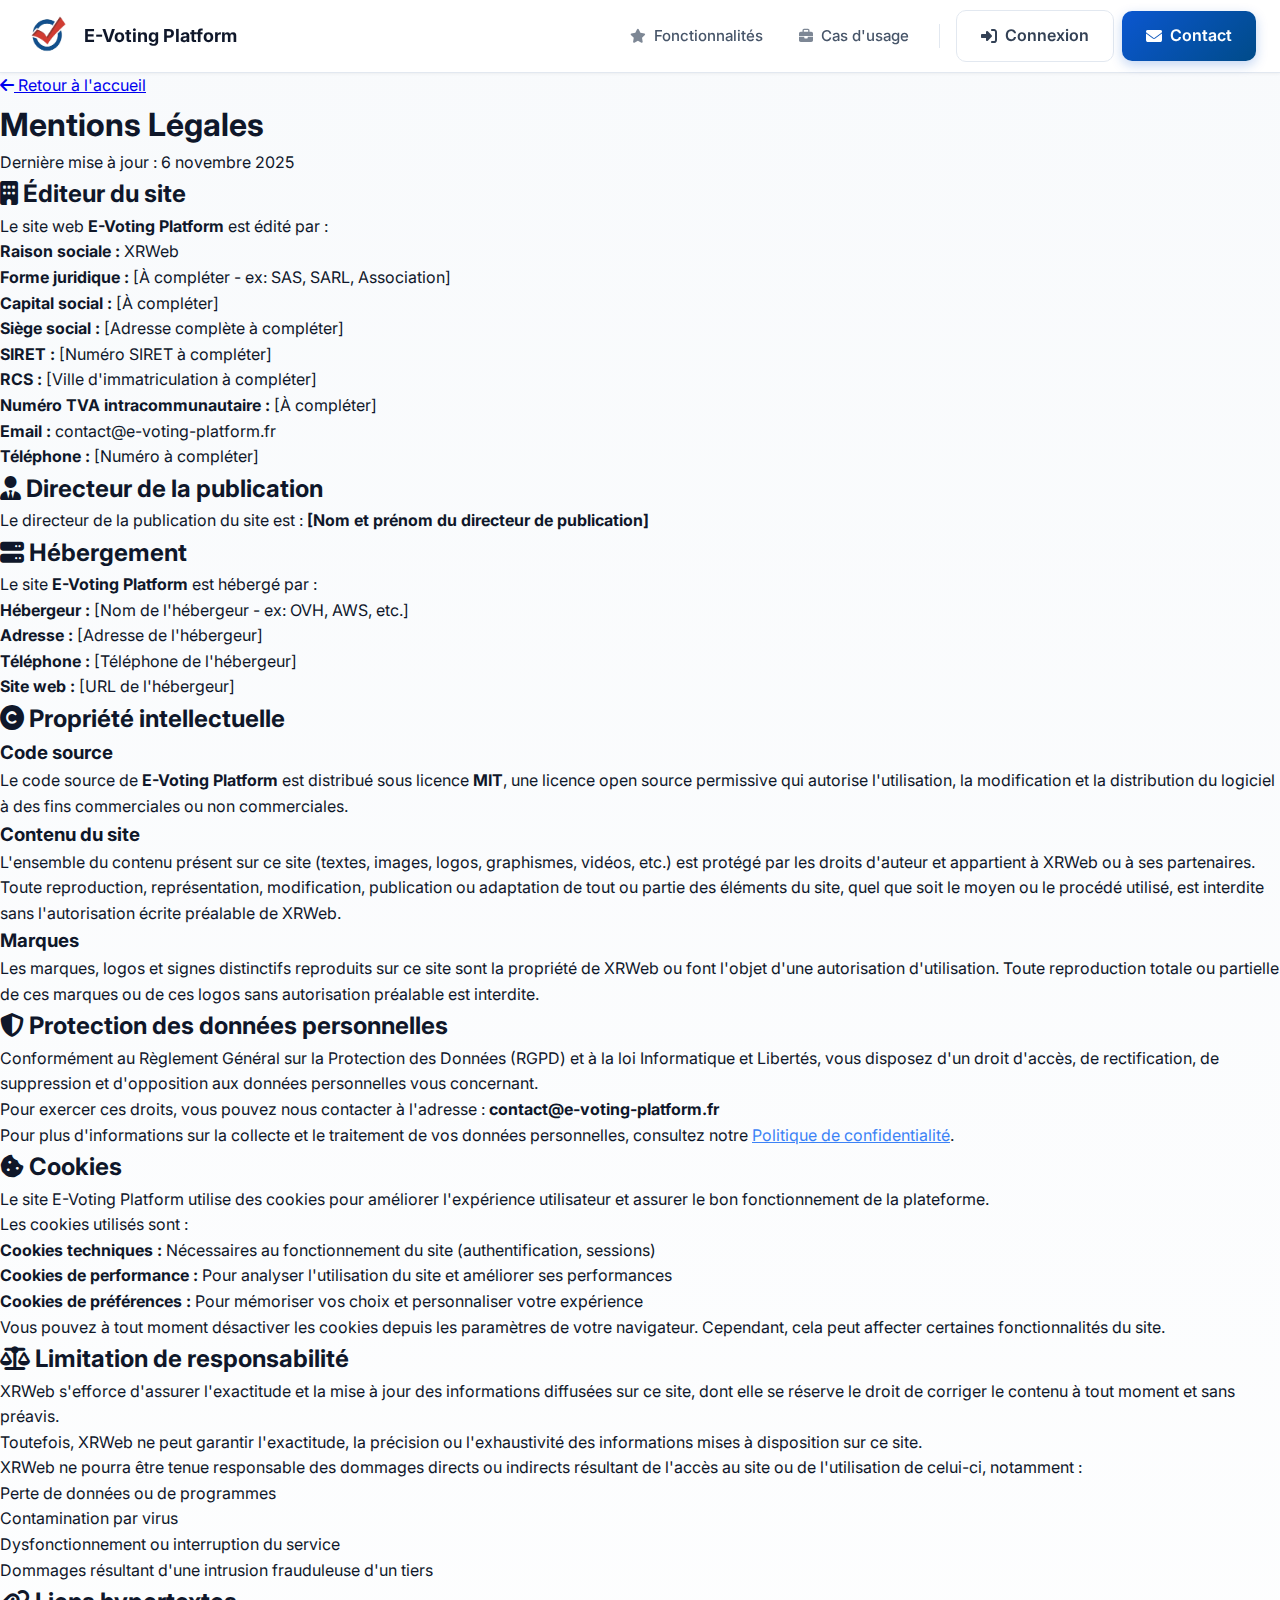
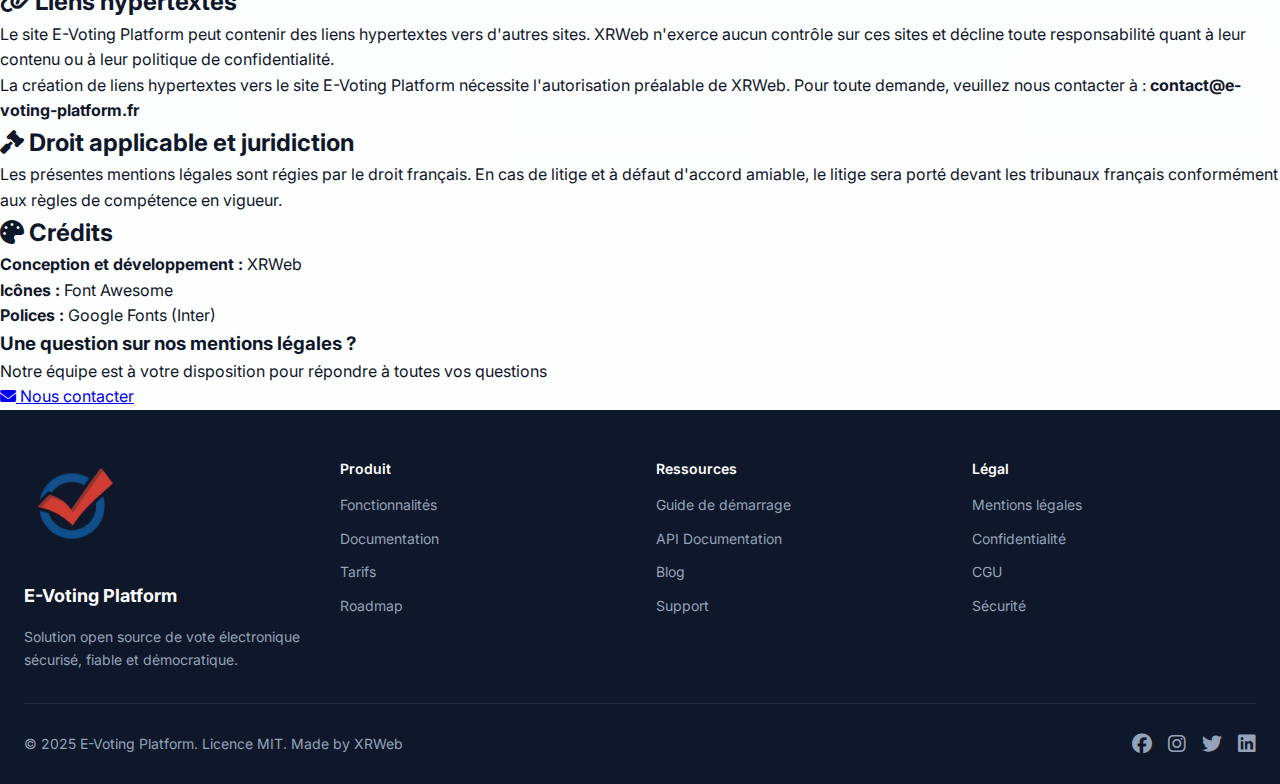
<file: pages/legal/mentions-légales.html>
<!DOCTYPE html>
<html lang="fr">
<head>
    <meta charset="UTF-8">
    <meta name="viewport" content="width=device-width, initial-scale=1.0">
    <link rel="icon" href="../../images/favicon.ico">
    <meta name="description" content="Mentions légales de E-Voting Platform - Informations légales et réglementaires">
    <title>Mentions Légales - E-Voting Platform</title>
    
    <!-- Font Awesome pour les icônes -->
    <link rel="stylesheet" href="https://cdnjs.cloudflare.com/ajax/libs/font-awesome/6.4.0/css/all.min.css">
    
    <!-- Google Fonts -->
    <link rel="preconnect" href="https://fonts.googleapis.com">
    <link rel="preconnect" href="https://fonts.gstatic.com" crossorigin>
    <link href="https://fonts.googleapis.com/css2?family=Inter:wght@400;500;600;700;800;900&display=swap" rel="stylesheet">
    
    <!-- CSS Principal -->
    <link rel="stylesheet" href="../../styles.css">

</head>
<body>
    <!-- Navigation -->
    <nav class="navbar" id="navbar">
        <div class="container">
            <div class="nav-content">
                <!-- Logo -->
                <a href="../../index.html" class="logo-link">
                    <div class="logo">
                        <img src="../../images/logo-removebg.png" alt="E-Voting Platform Logo">
                        <div class="logo-text">
                            <h1>E-Voting Platform</h1>
                        </div>
                    </div>
                </a>
                
                <!-- Desktop Navigation -->
                <div class="nav-links">
                    <a href="../../index.html#features" class="nav-link">
                        <i class="fas fa-star"></i>
                        <span>Fonctionnalités</span>
                    </a>
                    <a href="../../index.html#use-cases" class="nav-link">
                        <i class="fas fa-briefcase"></i>
                        <span>Cas d'usage</span>
                    </a>
                    <div class="nav-divider"></div>
                    <a href="../login.html" class="btn-secondary">
                        <i class="fas fa-sign-in-alt"></i>
                        <span>Connexion</span>
                    </a>
                    <a href="../contact.html" class="btn-primary">
                        <i class="fas fa-envelope"></i>
                        <span>Contact</span>
                    </a>
                </div>
                
                <!-- Mobile Menu Toggle -->
                <button class="mobile-menu-toggle" id="mobileMenuToggle" aria-label="Menu">
                    <span class="hamburger-line"></span>
                    <span class="hamburger-line"></span>
                    <span class="hamburger-line"></span>
                </button>
            </div>
        </div>
    </nav>

    <!-- Mobile Menu -->
    <div class="mobile-menu" id="mobileMenu">
        <div class="mobile-menu-content">
            <a href="../../index.html#features" class="mobile-link">
                <i class="fas fa-star"></i>
                <span>Fonctionnalités</span>
            </a>
            <a href="../../index.html#use-cases" class="mobile-link">
                <i class="fas fa-briefcase"></i>
                <span>Cas d'usage</span>
            </a>
            <div class="mobile-menu-divider"></div>
            <a href="../login.html" class="mobile-link-button secondary">
                <i class="fas fa-sign-in-alt"></i>
                <span>Connexion</span>
            </a>
            <a href="../contact.html" class="mobile-link-button primary">
                <i class="fas fa-envelope"></i>
                <span>Contact</span>
            </a>
        </div>
    </div>

    <!-- Legal Content -->
    <div class="legal-container">
        <a href="../../index.html" class="back-link">
            <i class="fas fa-arrow-left"></i>
            Retour à l'accueil
        </a>

        <div class="legal-header">
            <h1>Mentions Légales</h1>
            <p class="update-date">Dernière mise à jour : 6 novembre 2025</p>
        </div>

        <div class="legal-content">
            <!-- Section 1: Éditeur -->
            <section class="legal-section">
                <h2>
                    <i class="fas fa-building"></i>
                    Éditeur du site
                </h2>
                <p>
                    Le site web <strong>E-Voting Platform</strong> est édité par :
                </p>
                <div class="info-box">
                    <p><strong>Raison sociale :</strong> XRWeb</p>
                    <p><strong>Forme juridique :</strong> [À compléter - ex: SAS, SARL, Association]</p>
                    <p><strong>Capital social :</strong> [À compléter]</p>
                    <p><strong>Siège social :</strong> [Adresse complète à compléter]</p>
                    <p><strong>SIRET :</strong> [Numéro SIRET à compléter]</p>
                    <p><strong>RCS :</strong> [Ville d'immatriculation à compléter]</p>
                    <p><strong>Numéro TVA intracommunautaire :</strong> [À compléter]</p>
                    <p><strong>Email :</strong> contact@e-voting-platform.fr</p>
                    <p><strong>Téléphone :</strong> [Numéro à compléter]</p>
                </div>
            </section>

            <!-- Section 2: Directeur de publication -->
            <section class="legal-section">
                <h2>
                    <i class="fas fa-user-tie"></i>
                    Directeur de la publication
                </h2>
                <p>
                    Le directeur de la publication du site est : <strong>[Nom et prénom du directeur de publication]</strong>
                </p>
            </section>

            <!-- Section 3: Hébergement -->
            <section class="legal-section">
                <h2>
                    <i class="fas fa-server"></i>
                    Hébergement
                </h2>
                <p>
                    Le site <strong>E-Voting Platform</strong> est hébergé par :
                </p>
                <div class="info-box">
                    <p><strong>Hébergeur :</strong> [Nom de l'hébergeur - ex: OVH, AWS, etc.]</p>
                    <p><strong>Adresse :</strong> [Adresse de l'hébergeur]</p>
                    <p><strong>Téléphone :</strong> [Téléphone de l'hébergeur]</p>
                    <p><strong>Site web :</strong> [URL de l'hébergeur]</p>
                </div>
            </section>

            <!-- Section 4: Propriété intellectuelle -->
            <section class="legal-section">
                <h2>
                    <i class="fas fa-copyright"></i>
                    Propriété intellectuelle
                </h2>
                
                <h3>Code source</h3>
                <p>
                    Le code source de <strong>E-Voting Platform</strong> est distribué sous licence <strong>MIT</strong>, 
                    une licence open source permissive qui autorise l'utilisation, la modification et la distribution 
                    du logiciel à des fins commerciales ou non commerciales.
                </p>

                <h3>Contenu du site</h3>
                <p>
                    L'ensemble du contenu présent sur ce site (textes, images, logos, graphismes, vidéos, etc.) 
                    est protégé par les droits d'auteur et appartient à XRWeb ou à ses partenaires.
                </p>
                <p>
                    Toute reproduction, représentation, modification, publication ou adaptation de tout ou partie 
                    des éléments du site, quel que soit le moyen ou le procédé utilisé, est interdite sans 
                    l'autorisation écrite préalable de XRWeb.
                </p>

                <h3>Marques</h3>
                <p>
                    Les marques, logos et signes distinctifs reproduits sur ce site sont la propriété de XRWeb 
                    ou font l'objet d'une autorisation d'utilisation. Toute reproduction totale ou partielle de 
                    ces marques ou de ces logos sans autorisation préalable est interdite.
                </p>
            </section>

            <!-- Section 5: Protection des données -->
            <section class="legal-section">
                <h2>
                    <i class="fas fa-shield-alt"></i>
                    Protection des données personnelles
                </h2>
                <p>
                    Conformément au Règlement Général sur la Protection des Données (RGPD) et à la loi Informatique 
                    et Libertés, vous disposez d'un droit d'accès, de rectification, de suppression et d'opposition 
                    aux données personnelles vous concernant.
                </p>
                <p>
                    Pour exercer ces droits, vous pouvez nous contacter à l'adresse : 
                    <strong>contact@e-voting-platform.fr</strong>
                </p>
                <p>
                    Pour plus d'informations sur la collecte et le traitement de vos données personnelles, 
                    consultez notre <a href="./politique-confidentialite.html" style="color: #3b82f6; text-decoration: underline;">Politique de confidentialité</a>.
                </p>
            </section>

            <!-- Section 6: Cookies -->
            <section class="legal-section">
                <h2>
                    <i class="fas fa-cookie-bite"></i>
                    Cookies
                </h2>
                <p>
                    Le site E-Voting Platform utilise des cookies pour améliorer l'expérience utilisateur et 
                    assurer le bon fonctionnement de la plateforme.
                </p>
                <p>
                    Les cookies utilisés sont :
                </p>
                <ul>
                    <li><strong>Cookies techniques :</strong> Nécessaires au fonctionnement du site (authentification, sessions)</li>
                    <li><strong>Cookies de performance :</strong> Pour analyser l'utilisation du site et améliorer ses performances</li>
                    <li><strong>Cookies de préférences :</strong> Pour mémoriser vos choix et personnaliser votre expérience</li>
                </ul>
                <p>
                    Vous pouvez à tout moment désactiver les cookies depuis les paramètres de votre navigateur. 
                    Cependant, cela peut affecter certaines fonctionnalités du site.
                </p>
            </section>

            <!-- Section 7: Responsabilité -->
            <section class="legal-section">
                <h2>
                    <i class="fas fa-balance-scale"></i>
                    Limitation de responsabilité
                </h2>
                <p>
                    XRWeb s'efforce d'assurer l'exactitude et la mise à jour des informations diffusées sur ce site, 
                    dont elle se réserve le droit de corriger le contenu à tout moment et sans préavis.
                </p>
                <p>
                    Toutefois, XRWeb ne peut garantir l'exactitude, la précision ou l'exhaustivité des informations 
                    mises à disposition sur ce site.
                </p>
                <p>
                    XRWeb ne pourra être tenue responsable des dommages directs ou indirects résultant de l'accès 
                    au site ou de l'utilisation de celui-ci, notamment :
                </p>
                <ul>
                    <li>Perte de données ou de programmes</li>
                    <li>Contamination par virus</li>
                    <li>Dysfonctionnement ou interruption du service</li>
                    <li>Dommages résultant d'une intrusion frauduleuse d'un tiers</li>
                </ul>
            </section>

            <!-- Section 8: Liens hypertextes -->
            <section class="legal-section">
                <h2>
                    <i class="fas fa-link"></i>
                    Liens hypertextes
                </h2>
                <p>
                    Le site E-Voting Platform peut contenir des liens hypertextes vers d'autres sites. 
                    XRWeb n'exerce aucun contrôle sur ces sites et décline toute responsabilité quant à 
                    leur contenu ou à leur politique de confidentialité.
                </p>
                <p>
                    La création de liens hypertextes vers le site E-Voting Platform nécessite l'autorisation 
                    préalable de XRWeb. Pour toute demande, veuillez nous contacter à : 
                    <strong>contact@e-voting-platform.fr</strong>
                </p>
            </section>

            <!-- Section 9: Droit applicable -->
            <section class="legal-section">
                <h2>
                    <i class="fas fa-gavel"></i>
                    Droit applicable et juridiction
                </h2>
                <p>
                    Les présentes mentions légales sont régies par le droit français. En cas de litige et à défaut 
                    d'accord amiable, le litige sera porté devant les tribunaux français conformément aux règles 
                    de compétence en vigueur.
                </p>
            </section>

            <!-- Section 10: Crédits -->
            <section class="legal-section">
                <h2>
                    <i class="fas fa-palette"></i>
                    Crédits
                </h2>
                <p>
                    <strong>Conception et développement :</strong> XRWeb
                </p>
                <p>
                    <strong>Icônes :</strong> Font Awesome
                </p>
                <p>
                    <strong>Polices :</strong> Google Fonts (Inter)
                </p>
            </section>

            <!-- Contact Card -->
            <div class="contact-card">
                <h3>Une question sur nos mentions légales ?</h3>
                <p>Notre équipe est à votre disposition pour répondre à toutes vos questions</p>
                <a href="../contact.html">
                    <i class="fas fa-envelope"></i>
                    Nous contacter
                </a>
            </div>
        </div>
    </div>

    <!-- Footer -->
    <footer class="footer">
        <div class="container">
            <div class="footer-grid">
                <div class="footer-col">
                    <img src="../../images/logo-removebg.png" alt="E-Voting Platform Logo">
                    <h3>E-Voting Platform</h3>
                    <p>Solution open source de vote électronique sécurisé, fiable et démocratique.</p>
                </div>

                <div class="footer-col">
                    <h4>Produit</h4>
                    <ul>
                        <li><a href="../../index.html#features">Fonctionnalités</a></li>
                        <li><a href="#">Documentation</a></li>
                        <li><a href="#">Tarifs</a></li>
                        <li><a href="#">Roadmap</a></li>
                    </ul>
                </div>

                <div class="footer-col">
                    <h4>Ressources</h4>
                    <ul>
                        <li><a href="#">Guide de démarrage</a></li>
                        <li><a href="#">API Documentation</a></li>
                        <li><a href="#">Blog</a></li>
                        <li><a href="#">Support</a></li>
                    </ul>
                </div>

                <div class="footer-col">
                    <h4>Légal</h4>
                    <ul>
                        <li><a href="./mentions-légales.html">Mentions légales</a></li>
                        <li><a href="./politique-confidentialite.html">Confidentialité</a></li>
                        <li><a href="./cgu.html">CGU</a></li>
                        <li><a href="#">Sécurité</a></li>
                    </ul>
                </div>
            </div>

            <div class="footer-bottom">
                <p>© 2025 E-Voting Platform. Licence MIT. Made by XRWeb</p>
                <div class="footer-social">
                    <a href="#" aria-label="Facebook"><i class="fab fa-facebook"></i></a>
                    <a href="#" aria-label="Instagram"><i class="fab fa-instagram"></i></a>
                    <a href="#" aria-label="Twitter"><i class="fab fa-twitter"></i></a>
                    <a href="#" aria-label="LinkedIn"><i class="fab fa-linkedin"></i></a>
                </div>
            </div>
        </div>
    </footer>

    <!-- Scroll to Top Button -->
    <button class="scroll-to-top" id="scrollToTop" aria-label="Retour en haut">
        <i class="fas fa-arrow-up"></i>
    </button>

    <!-- JavaScript -->
    <script src="../../main.js"></script>
</body>
</html>
</file>
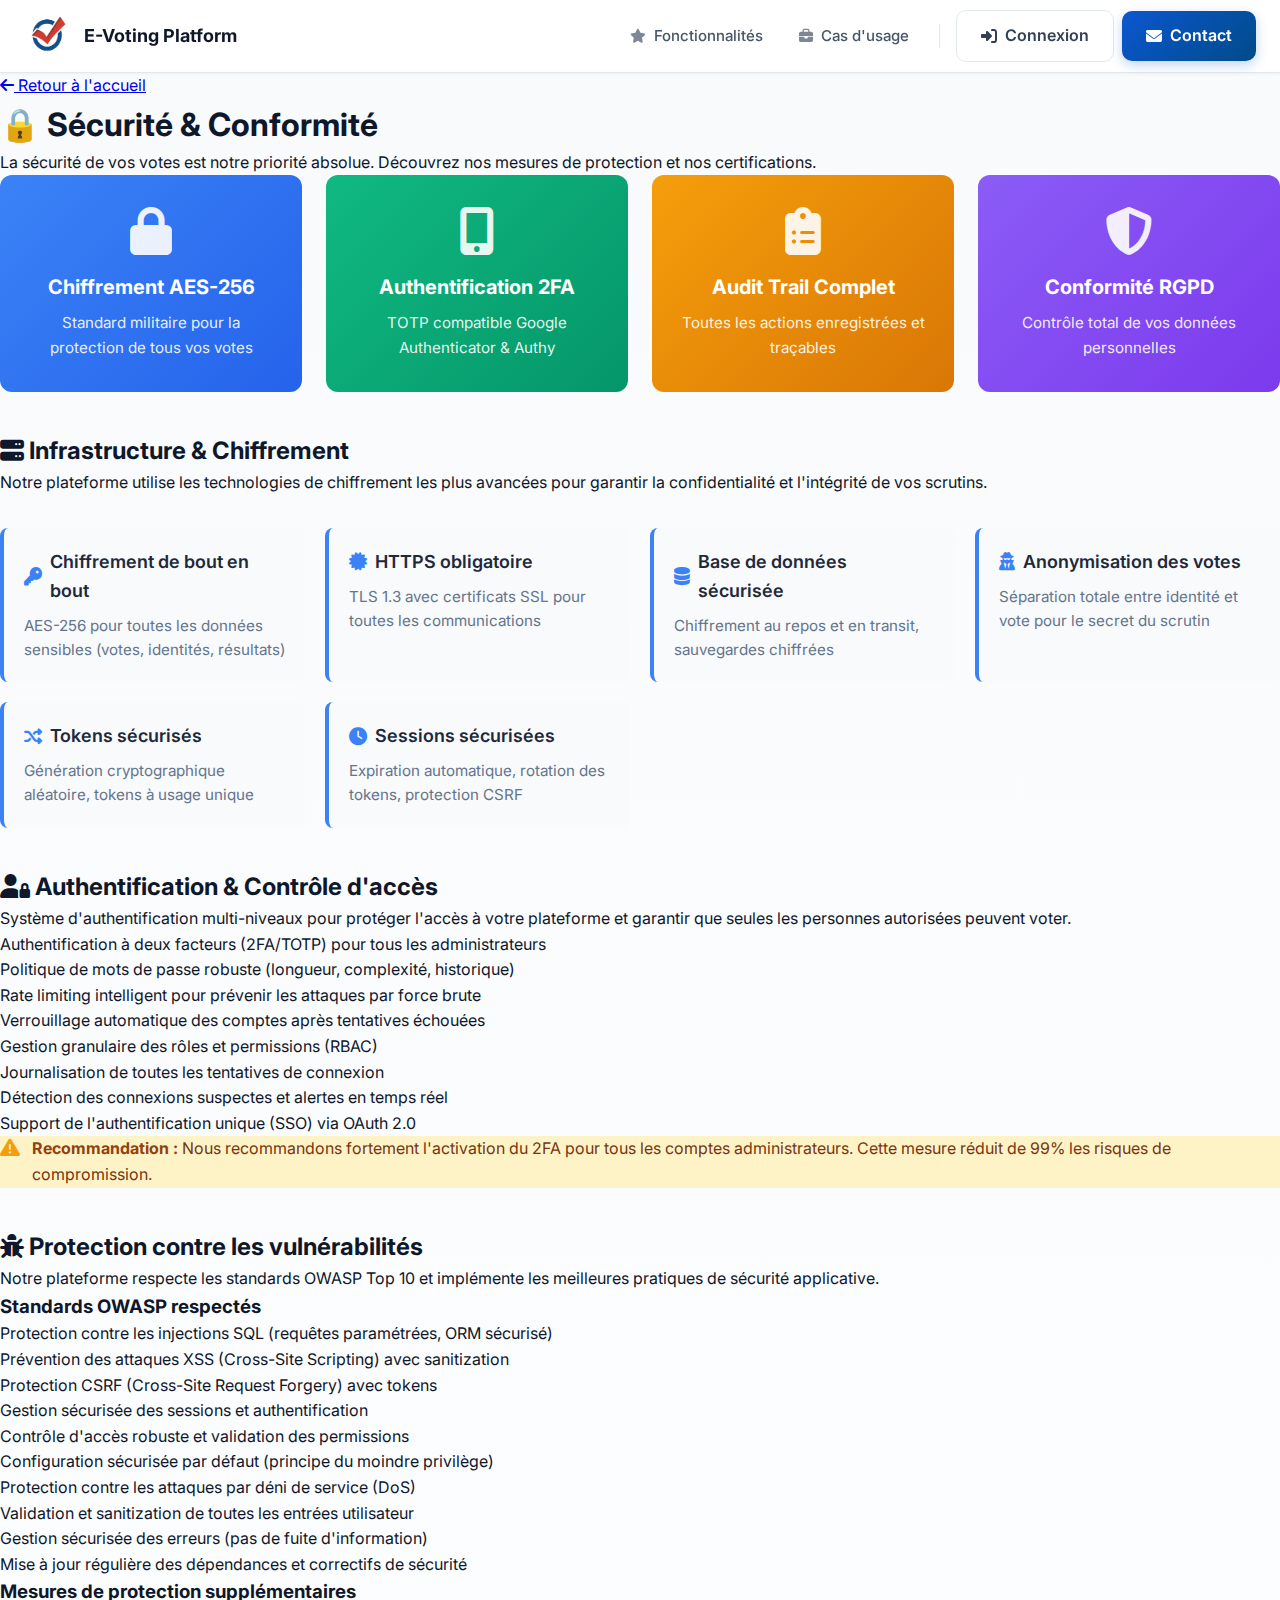
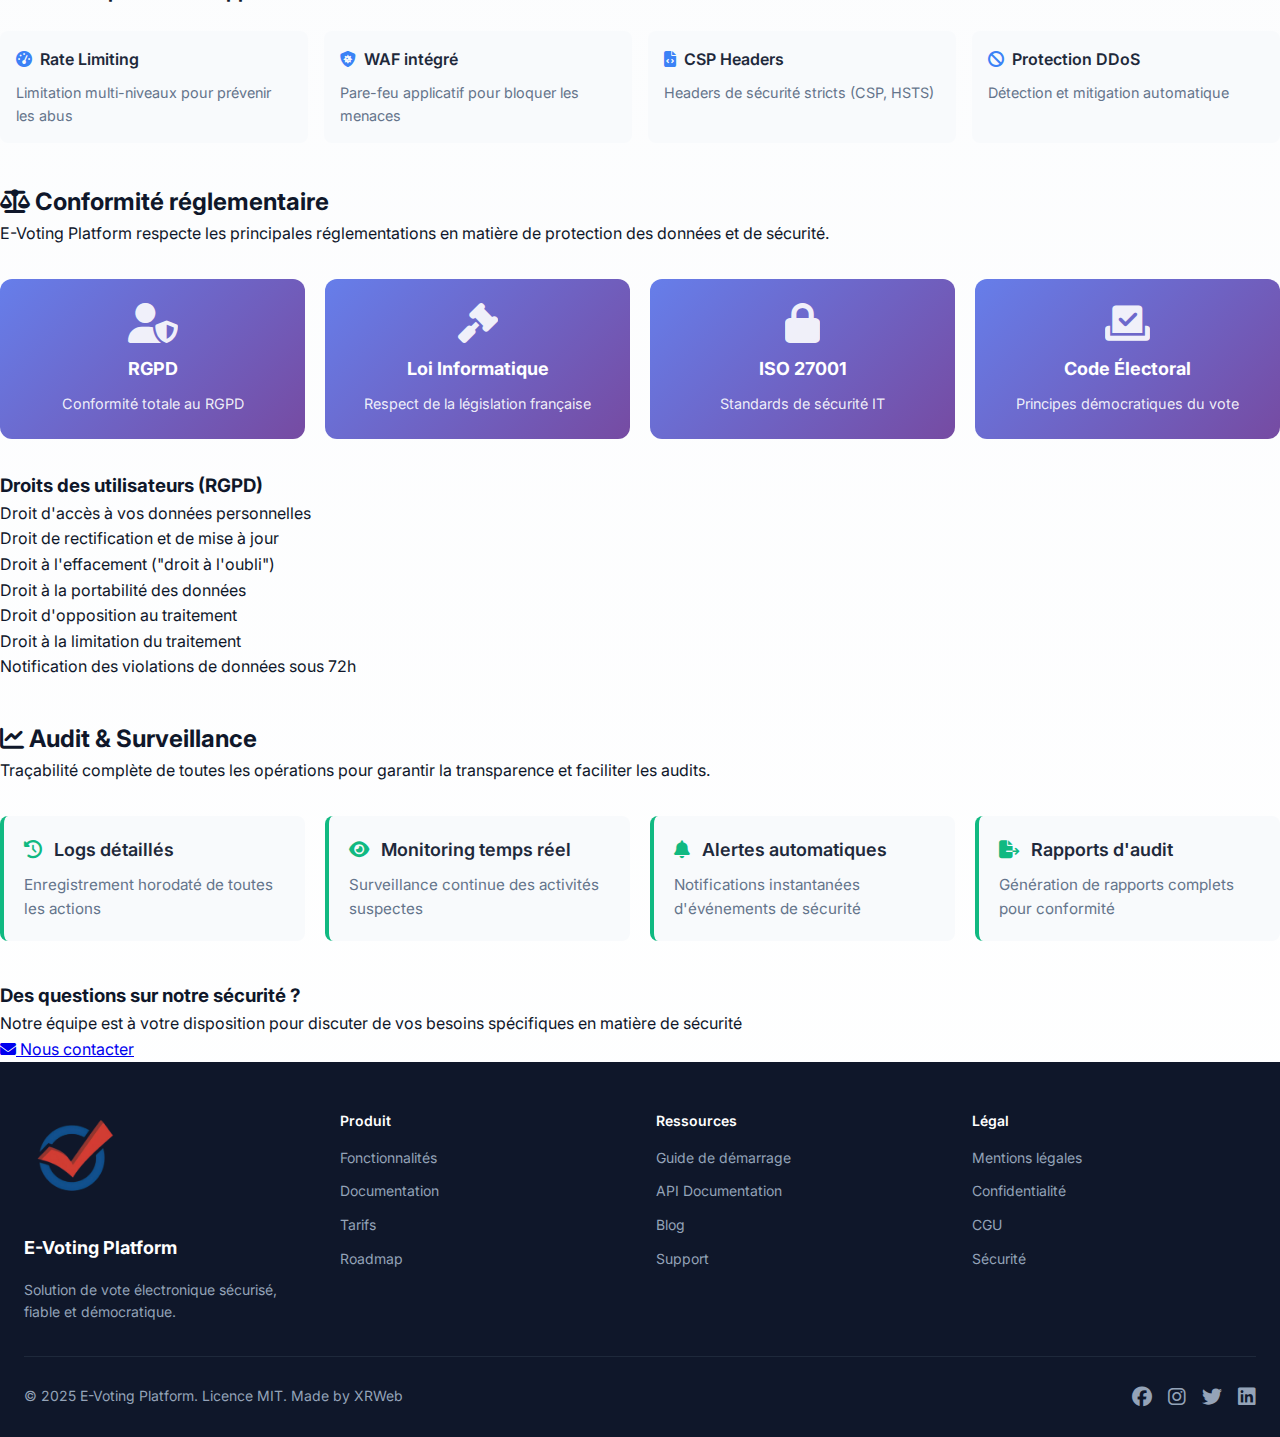
<file: pages/legal/securite.html>
<!DOCTYPE html>
<html lang="fr">
<head>
    <meta charset="UTF-8">
    <meta name="viewport" content="width=device-width, initial-scale=1.0">
    <link rel="icon" href="../../images/favicon.ico">
    <meta name="description" content="Sécurité et conformité de E-Voting Platform - Chiffrement AES-256, 2FA, RGPD, OWASP">
    <meta name="keywords" content="sécurité vote électronique, chiffrement, 2FA, RGPD, OWASP, audit">
    <title>Sécurité & Conformité - E-Voting Platform</title>

    <!-- Open Graph (partage social) -->
    <meta property="og:title" content="Sécurité & Conformité - E-Voting Platform">
    <meta property="og:description" content="Découvrez nos mesures de sécurité : chiffrement AES-256, 2FA, conformité RGPD">
    <meta property="og:image" content="../../images/logo-removebg.png">
    <meta property="og:url" content="https://e-voting.app">
    
    <!-- Font Awesome pour les icônes -->
    <link rel="stylesheet" href="https://cdnjs.cloudflare.com/ajax/libs/font-awesome/6.4.0/css/all.min.css">
    
    <!-- Google Fonts -->
    <link rel="preconnect" href="https://fonts.googleapis.com">
    <link rel="preconnect" href="https://fonts.gstatic.com" crossorigin>
    <link href="https://fonts.googleapis.com/css2?family=Inter:wght@400;500;600;700;800;900&display=swap" rel="stylesheet">
    
    <!-- CSS Principal -->
    <link rel="stylesheet" href="../../styles.css">
</head>
<body>
    <!-- Navigation -->
    <nav class="navbar" id="navbar">
        <div class="container">
            <div class="nav-content">
                <!-- Logo -->
                <a href="../../index.html" class="logo-link">
                    <div class="logo">
                        <img src="../../images/logo-removebg.png" alt="E-Voting Platform Logo">
                        <div class="logo-text">
                            <h1>E-Voting Platform</h1>
                        </div>
                    </div>
                </a>
                
                <!-- Desktop Navigation -->
                <div class="nav-links">
                    <a href="../../index.html#features" class="nav-link">
                        <i class="fas fa-star"></i>
                        <span>Fonctionnalités</span>
                    </a>
                    <a href="../../index.html#use-cases" class="nav-link">
                        <i class="fas fa-briefcase"></i>
                        <span>Cas d'usage</span>
                    </a>
                    <div class="nav-divider"></div>
                    <a href="../login.html" class="btn-secondary">
                        <i class="fas fa-sign-in-alt"></i>
                        <span>Connexion</span>
                    </a>
                    <a href="../contact.html" class="btn-primary">
                        <i class="fas fa-envelope"></i>
                        <span>Contact</span>
                    </a>
                </div>
                
                <!-- Mobile Menu Toggle -->
                <button class="mobile-menu-toggle" id="mobileMenuToggle" aria-label="Menu">
                    <span class="hamburger-line"></span>
                    <span class="hamburger-line"></span>
                    <span class="hamburger-line"></span>
                </button>
            </div>
        </div>
    </nav>

    <!-- Mobile Menu -->
    <div class="mobile-menu" id="mobileMenu">
        <div class="mobile-menu-content">
            <a href="../../index.html#features" class="mobile-link">
                <i class="fas fa-star"></i>
                <span>Fonctionnalités</span>
            </a>
            <a href="../../index.html#use-cases" class="mobile-link">
                <i class="fas fa-briefcase"></i>
                <span>Cas d'usage</span>
            </a>
            <div class="mobile-menu-divider"></div>
            <a href="../login.html" class="mobile-link-button secondary">
                <i class="fas fa-sign-in-alt"></i>
                <span>Connexion</span>
            </a>
            <a href="../contact.html" class="mobile-link-button primary">
                <i class="fas fa-envelope"></i>
                <span>Contact</span>
            </a>
        </div>
    </div>

    <!-- Security Content -->
    <div class="legal-container">
        <a href="../../index.html" class="back-link">
            <i class="fas fa-arrow-left"></i>
            Retour à l'accueil
        </a>

        <div class="legal-header">
            <h1>🔒 Sécurité & Conformité</h1>
            <p class="update-date">
                La sécurité de vos votes est notre priorité absolue. Découvrez nos mesures 
                de protection et nos certifications.
            </p>
        </div>

        <!-- Security Badges Grid -->
        <div class="legal-content" style="margin-bottom: 40px;">
            <div style="display: grid; grid-template-columns: repeat(auto-fit, minmax(250px, 1fr)); gap: 24px; margin-bottom: 40px;">
                <div style="text-align: center; padding: 32px 24px; background: linear-gradient(135deg, #3b82f6 0%, #2563eb 100%); border-radius: 12px; color: white;">
                    <i class="fas fa-lock" style="font-size: 3rem; margin-bottom: 16px; opacity: 0.9;"></i>
                    <h3 style="font-size: 1.25rem !important; font-weight: 700 !important; color: white !important; margin-bottom: 8px !important;">Chiffrement AES-256</h3>
                    <p style="color: rgba(255, 255, 255, 0.9) !important; font-size: 0.95rem !important; margin: 0 !important;">Standard militaire pour la protection de tous vos votes</p>
                </div>

                <div style="text-align: center; padding: 32px 24px; background: linear-gradient(135deg, #10b981 0%, #059669 100%); border-radius: 12px; color: white;">
                    <i class="fas fa-mobile-alt" style="font-size: 3rem; margin-bottom: 16px; opacity: 0.9;"></i>
                    <h3 style="font-size: 1.25rem !important; font-weight: 700 !important; color: white !important; margin-bottom: 8px !important;">Authentification 2FA</h3>
                    <p style="color: rgba(255, 255, 255, 0.9) !important; font-size: 0.95rem !important; margin: 0 !important;">TOTP compatible Google Authenticator & Authy</p>
                </div>

                <div style="text-align: center; padding: 32px 24px; background: linear-gradient(135deg, #f59e0b 0%, #d97706 100%); border-radius: 12px; color: white;">
                    <i class="fas fa-clipboard-list" style="font-size: 3rem; margin-bottom: 16px; opacity: 0.9;"></i>
                    <h3 style="font-size: 1.25rem !important; font-weight: 700 !important; color: white !important; margin-bottom: 8px !important;">Audit Trail Complet</h3>
                    <p style="color: rgba(255, 255, 255, 0.9) !important; font-size: 0.95rem !important; margin: 0 !important;">Toutes les actions enregistrées et traçables</p>
                </div>

                <div style="text-align: center; padding: 32px 24px; background: linear-gradient(135deg, #8b5cf6 0%, #7c3aed 100%); border-radius: 12px; color: white;">
                    <i class="fas fa-shield-alt" style="font-size: 3rem; margin-bottom: 16px; opacity: 0.9;"></i>
                    <h3 style="font-size: 1.25rem !important; font-weight: 700 !important; color: white !important; margin-bottom: 8px !important;">Conformité RGPD</h3>
                    <p style="color: rgba(255, 255, 255, 0.9) !important; font-size: 0.95rem !important; margin: 0 !important;">Contrôle total de vos données personnelles</p>
                </div>
            </div>
        </div>

        <!-- Infrastructure Security -->
        <div class="legal-content" style="margin-bottom: 40px;">
            <section class="legal-section">
                <h2>
                    <i class="fas fa-server"></i>
                    Infrastructure & Chiffrement
                </h2>
                <p>
                    Notre plateforme utilise les technologies de chiffrement les plus avancées pour garantir 
                    la confidentialité et l'intégrité de vos scrutins.
                </p>

                <div style="display: grid; grid-template-columns: repeat(auto-fit, minmax(280px, 1fr)); gap: 20px; margin: 32px 0;">
                    <div style="background: #f8fafc; padding: 20px; border-radius: 8px; border-left: 4px solid #3b82f6;">
                        <h4 style="font-size: 1.125rem !important; font-weight: 600 !important; color: #1e293b !important; margin-bottom: 8px !important; display: flex !important; align-items: center !important; gap: 8px !important;">
                            <i class="fas fa-key" style="color: #3b82f6;"></i>
                            Chiffrement de bout en bout
                        </h4>
                        <p style="color: #64748b !important; font-size: 0.95rem !important; margin: 0 !important;">AES-256 pour toutes les données sensibles (votes, identités, résultats)</p>
                    </div>

                    <div style="background: #f8fafc; padding: 20px; border-radius: 8px; border-left: 4px solid #3b82f6;">
                        <h4 style="font-size: 1.125rem !important; font-weight: 600 !important; color: #1e293b !important; margin-bottom: 8px !important; display: flex !important; align-items: center !important; gap: 8px !important;">
                            <i class="fas fa-certificate" style="color: #3b82f6;"></i>
                            HTTPS obligatoire
                        </h4>
                        <p style="color: #64748b !important; font-size: 0.95rem !important; margin: 0 !important;">TLS 1.3 avec certificats SSL pour toutes les communications</p>
                    </div>

                    <div style="background: #f8fafc; padding: 20px; border-radius: 8px; border-left: 4px solid #3b82f6;">
                        <h4 style="font-size: 1.125rem !important; font-weight: 600 !important; color: #1e293b !important; margin-bottom: 8px !important; display: flex !important; align-items: center !important; gap: 8px !important;">
                            <i class="fas fa-database" style="color: #3b82f6;"></i>
                            Base de données sécurisée
                        </h4>
                        <p style="color: #64748b !important; font-size: 0.95rem !important; margin: 0 !important;">Chiffrement au repos et en transit, sauvegardes chiffrées</p>
                    </div>

                    <div style="background: #f8fafc; padding: 20px; border-radius: 8px; border-left: 4px solid #3b82f6;">
                        <h4 style="font-size: 1.125rem !important; font-weight: 600 !important; color: #1e293b !important; margin-bottom: 8px !important; display: flex !important; align-items: center !important; gap: 8px !important;">
                            <i class="fas fa-user-secret" style="color: #3b82f6;"></i>
                            Anonymisation des votes
                        </h4>
                        <p style="color: #64748b !important; font-size: 0.95rem !important; margin: 0 !important;">Séparation totale entre identité et vote pour le secret du scrutin</p>
                    </div>

                    <div style="background: #f8fafc; padding: 20px; border-radius: 8px; border-left: 4px solid #3b82f6;">
                        <h4 style="font-size: 1.125rem !important; font-weight: 600 !important; color: #1e293b !important; margin-bottom: 8px !important; display: flex !important; align-items: center !important; gap: 8px !important;">
                            <i class="fas fa-random" style="color: #3b82f6;"></i>
                            Tokens sécurisés
                        </h4>
                        <p style="color: #64748b !important; font-size: 0.95rem !important; margin: 0 !important;">Génération cryptographique aléatoire, tokens à usage unique</p>
                    </div>

                    <div style="background: #f8fafc; padding: 20px; border-radius: 8px; border-left: 4px solid #3b82f6;">
                        <h4 style="font-size: 1.125rem !important; font-weight: 600 !important; color: #1e293b !important; margin-bottom: 8px !important; display: flex !important; align-items: center !important; gap: 8px !important;">
                            <i class="fas fa-clock" style="color: #3b82f6;"></i>
                            Sessions sécurisées
                        </h4>
                        <p style="color: #64748b !important; font-size: 0.95rem !important; margin: 0 !important;">Expiration automatique, rotation des tokens, protection CSRF</p>
                    </div>
                </div>
            </section>
        </div>

        <!-- Authentication -->
        <div class="legal-content" style="margin-bottom: 40px;">
            <section class="legal-section">
                <h2>
                    <i class="fas fa-user-lock"></i>
                    Authentification & Contrôle d'accès
                </h2>
                <p>
                    Système d'authentification multi-niveaux pour protéger l'accès à votre plateforme 
                    et garantir que seules les personnes autorisées peuvent voter.
                </p>

                <ul>
                    <li>Authentification à deux facteurs (2FA/TOTP) pour tous les administrateurs</li>
                    <li>Politique de mots de passe robuste (longueur, complexité, historique)</li>
                    <li>Rate limiting intelligent pour prévenir les attaques par force brute</li>
                    <li>Verrouillage automatique des comptes après tentatives échouées</li>
                    <li>Gestion granulaire des rôles et permissions (RBAC)</li>
                    <li>Journalisation de toutes les tentatives de connexion</li>
                    <li>Détection des connexions suspectes et alertes en temps réel</li>
                    <li>Support de l'authentification unique (SSO) via OAuth 2.0</li>
                </ul>

                <div class="info-box" style="background: #fef3c7; border-left-color: #f59e0b;">
                    <p style="color: #78350f !important; display: flex; align-items: start; gap: 12px;">
                        <i class="fas fa-exclamation-triangle" style="color: #f59e0b; font-size: 1.25rem; margin-top: 2px;"></i>
                        <span><strong style="color: #92400e;">Recommandation :</strong> Nous recommandons fortement l'activation du 2FA pour tous les comptes administrateurs. Cette mesure réduit de 99% les risques de compromission.</span>
                    </p>
                </div>
            </section>
        </div>

        <!-- OWASP & Standards -->
        <div class="legal-content" style="margin-bottom: 40px;">
            <section class="legal-section">
                <h2>
                    <i class="fas fa-bug"></i>
                    Protection contre les vulnérabilités
                </h2>
                <p>
                    Notre plateforme respecte les standards OWASP Top 10 et implémente les meilleures 
                    pratiques de sécurité applicative.
                </p>

                <h3>Standards OWASP respectés</h3>
                <ul>
                    <li>Protection contre les injections SQL (requêtes paramétrées, ORM sécurisé)</li>
                    <li>Prévention des attaques XSS (Cross-Site Scripting) avec sanitization</li>
                    <li>Protection CSRF (Cross-Site Request Forgery) avec tokens</li>
                    <li>Gestion sécurisée des sessions et authentification</li>
                    <li>Contrôle d'accès robuste et validation des permissions</li>
                    <li>Configuration sécurisée par défaut (principe du moindre privilège)</li>
                    <li>Protection contre les attaques par déni de service (DoS)</li>
                    <li>Validation et sanitization de toutes les entrées utilisateur</li>
                    <li>Gestion sécurisée des erreurs (pas de fuite d'information)</li>
                    <li>Mise à jour régulière des dépendances et correctifs de sécurité</li>
                </ul>

                <h3>Mesures de protection supplémentaires</h3>
                <div style="display: grid; grid-template-columns: repeat(auto-fit, minmax(240px, 1fr)); gap: 16px; margin: 24px 0;">
                    <div style="background: #f8fafc; padding: 16px; border-radius: 8px;">
                        <p style="margin: 0 !important; font-weight: 600 !important; color: #1e293b !important;"><i class="fas fa-tachometer-alt" style="color: #3b82f6; margin-right: 8px;"></i>Rate Limiting</p>
                        <p style="font-size: 0.9rem !important; color: #64748b !important; margin: 8px 0 0 0 !important;">Limitation multi-niveaux pour prévenir les abus</p>
                    </div>
                    <div style="background: #f8fafc; padding: 16px; border-radius: 8px;">
                        <p style="margin: 0 !important; font-weight: 600 !important; color: #1e293b !important;"><i class="fas fa-shield-virus" style="color: #3b82f6; margin-right: 8px;"></i>WAF intégré</p>
                        <p style="font-size: 0.9rem !important; color: #64748b !important; margin: 8px 0 0 0 !important;">Pare-feu applicatif pour bloquer les menaces</p>
                    </div>
                    <div style="background: #f8fafc; padding: 16px; border-radius: 8px;">
                        <p style="margin: 0 !important; font-weight: 600 !important; color: #1e293b !important;"><i class="fas fa-file-code" style="color: #3b82f6; margin-right: 8px;"></i>CSP Headers</p>
                        <p style="font-size: 0.9rem !important; color: #64748b !important; margin: 8px 0 0 0 !important;">Headers de sécurité stricts (CSP, HSTS)</p>
                    </div>
                    <div style="background: #f8fafc; padding: 16px; border-radius: 8px;">
                        <p style="margin: 0 !important; font-weight: 600 !important; color: #1e293b !important;"><i class="fas fa-ban" style="color: #3b82f6; margin-right: 8px;"></i>Protection DDoS</p>
                        <p style="font-size: 0.9rem !important; color: #64748b !important; margin: 8px 0 0 0 !important;">Détection et mitigation automatique</p>
                    </div>
                </div>
            </section>
        </div>

        <!-- Compliance -->
        <div class="legal-content" style="margin-bottom: 40px;">
            <section class="legal-section">
                <h2>
                    <i class="fas fa-balance-scale"></i>
                    Conformité réglementaire
                </h2>
                <p>
                    E-Voting Platform respecte les principales réglementations en matière de protection 
                    des données et de sécurité.
                </p>

                <div style="display: grid; grid-template-columns: repeat(auto-fit, minmax(220px, 1fr)); gap: 20px; margin: 32px 0;">
                    <div style="text-align: center; padding: 24px; background: linear-gradient(135deg, #667eea 0%, #764ba2 100%); border-radius: 12px; color: white;">
                        <i class="fas fa-user-shield" style="font-size: 2.5rem; margin-bottom: 12px; opacity: 0.9;"></i>
                        <h4 style="font-size: 1.125rem !important; font-weight: 700 !important; color: white !important; margin-bottom: 8px !important;">RGPD</h4>
                        <p style="color: rgba(255, 255, 255, 0.9) !important; font-size: 0.9rem !important; margin: 0 !important;">Conformité totale au RGPD</p>
                    </div>

                    <div style="text-align: center; padding: 24px; background: linear-gradient(135deg, #667eea 0%, #764ba2 100%); border-radius: 12px; color: white;">
                        <i class="fas fa-gavel" style="font-size: 2.5rem; margin-bottom: 12px; opacity: 0.9;"></i>
                        <h4 style="font-size: 1.125rem !important; font-weight: 700 !important; color: white !important; margin-bottom: 8px !important;">Loi Informatique</h4>
                        <p style="color: rgba(255, 255, 255, 0.9) !important; font-size: 0.9rem !important; margin: 0 !important;">Respect de la législation française</p>
                    </div>

                    <div style="text-align: center; padding: 24px; background: linear-gradient(135deg, #667eea 0%, #764ba2 100%); border-radius: 12px; color: white;">
                        <i class="fas fa-lock" style="font-size: 2.5rem; margin-bottom: 12px; opacity: 0.9;"></i>
                        <h4 style="font-size: 1.125rem !important; font-weight: 700 !important; color: white !important; margin-bottom: 8px !important;">ISO 27001</h4>
                        <p style="color: rgba(255, 255, 255, 0.9) !important; font-size: 0.9rem !important; margin: 0 !important;">Standards de sécurité IT</p>
                    </div>

                    <div style="text-align: center; padding: 24px; background: linear-gradient(135deg, #667eea 0%, #764ba2 100%); border-radius: 12px; color: white;">
                        <i class="fas fa-vote-yea" style="font-size: 2.5rem; margin-bottom: 12px; opacity: 0.9;"></i>
                        <h4 style="font-size: 1.125rem !important; font-weight: 700 !important; color: white !important; margin-bottom: 8px !important;">Code Électoral</h4>
                        <p style="color: rgba(255, 255, 255, 0.9) !important; font-size: 0.9rem !important; margin: 0 !important;">Principes démocratiques du vote</p>
                    </div>
                </div>

                <h3>Droits des utilisateurs (RGPD)</h3>
                <ul>
                    <li>Droit d'accès à vos données personnelles</li>
                    <li>Droit de rectification et de mise à jour</li>
                    <li>Droit à l'effacement ("droit à l'oubli")</li>
                    <li>Droit à la portabilité des données</li>
                    <li>Droit d'opposition au traitement</li>
                    <li>Droit à la limitation du traitement</li>
                    <li>Notification des violations de données sous 72h</li>
                </ul>
            </section>
        </div>

        <!-- Audit & Monitoring -->
        <div class="legal-content" style="margin-bottom: 40px;">
            <section class="legal-section">
                <h2>
                    <i class="fas fa-chart-line"></i>
                    Audit & Surveillance
                </h2>
                <p>
                    Traçabilité complète de toutes les opérations pour garantir la transparence 
                    et faciliter les audits.
                </p>

                <div style="display: grid; grid-template-columns: repeat(auto-fit, minmax(260px, 1fr)); gap: 20px; margin: 32px 0;">
                    <div style="background: #f8fafc; padding: 20px; border-radius: 8px; border-left: 4px solid #10b981;">
                        <h4 style="font-size: 1.125rem !important; font-weight: 600 !important; color: #1e293b !important; margin-bottom: 8px !important;">
                            <i class="fas fa-history" style="color: #10b981; margin-right: 8px;"></i>
                            Logs détaillés
                        </h4>
                        <p style="color: #64748b !important; font-size: 0.95rem !important; margin: 0 !important;">Enregistrement horodaté de toutes les actions</p>
                    </div>

                    <div style="background: #f8fafc; padding: 20px; border-radius: 8px; border-left: 4px solid #10b981;">
                        <h4 style="font-size: 1.125rem !important; font-weight: 600 !important; color: #1e293b !important; margin-bottom: 8px !important;">
                            <i class="fas fa-eye" style="color: #10b981; margin-right: 8px;"></i>
                            Monitoring temps réel
                        </h4>
                        <p style="color: #64748b !important; font-size: 0.95rem !important; margin: 0 !important;">Surveillance continue des activités suspectes</p>
                    </div>

                    <div style="background: #f8fafc; padding: 20px; border-radius: 8px; border-left: 4px solid #10b981;">
                        <h4 style="font-size: 1.125rem !important; font-weight: 600 !important; color: #1e293b !important; margin-bottom: 8px !important;">
                            <i class="fas fa-bell" style="color: #10b981; margin-right: 8px;"></i>
                            Alertes automatiques
                        </h4>
                        <p style="color: #64748b !important; font-size: 0.95rem !important; margin: 0 !important;">Notifications instantanées d'événements de sécurité</p>
                    </div>

                    <div style="background: #f8fafc; padding: 20px; border-radius: 8px; border-left: 4px solid #10b981;">
                        <h4 style="font-size: 1.125rem !important; font-weight: 600 !important; color: #1e293b !important; margin-bottom: 8px !important;">
                            <i class="fas fa-file-export" style="color: #10b981; margin-right: 8px;"></i>
                            Rapports d'audit
                        </h4>
                        <p style="color: #64748b !important; font-size: 0.95rem !important; margin: 0 !important;">Génération de rapports complets pour conformité</p>
                    </div>
                </div>
            </section>
        </div>

        <!-- Open Source Security 
        <div class="legal-content" style="margin-bottom: 40px;">
            <section class="legal-section">
                <h2>
                    <i class="fas fa-code"></i>
                    Sécurité Open Source
                </h2>
                <p>
                    L'approche open source offre des avantages uniques en matière de sécurité et de transparence.
                </p>

                <ul>
                    <li>Code source public et auditable par tous</li>
                    <li>Revue par la communauté de sécurité mondiale</li>
                    <li>Corrections rapides des vulnérabilités découvertes</li>
                    <li>Transparence totale sur les mécanismes de sécurité</li>
                    <li>Pas de portes dérobées ou de fonctionnalités cachées</li>
                    <li>Possibilité d'audit indépendant par des experts</li>
                    <li>Amélioration continue grâce aux contributions</li>
                </ul>

                <div class="info-box">
                    <p style="display: flex; align-items: start; gap: 12px;">
                        <i class="fas fa-info-circle" style="color: #3b82f6; font-size: 1.25rem; margin-top: 2px;"></i>
                        <span><strong>Principe de Kerckhoffs :</strong> La sécurité d'un système ne doit pas reposer sur le secret de son implémentation, mais uniquement sur le secret des clés. Notre approche open source respecte ce principe fondamental de la cryptographie.</span>
                    </p>
                </div>
            </section>
        </div> -->

        <!-- CTA Section -->
        <div class="contact-card">
            <h3>Des questions sur notre sécurité ?</h3>
            <p>Notre équipe est à votre disposition pour discuter de vos besoins spécifiques en matière de sécurité</p>
            <a href="../contact.html">
                <i class="fas fa-envelope"></i>
                Nous contacter
            </a>
        </div>
    </div>
    <!-- Footer -->
    <footer class="footer">
        <div class="container">
            <div class="footer-grid">
                <div class="footer-col">
                    <img src="../../images/logo-removebg.png" alt="E-Voting Platform Logo">
                    <h3>E-Voting Platform</h3>
                    <p>Solution de vote électronique sécurisé, fiable et démocratique.</p>
                </div>

                <div class="footer-col">
                    <h4>Produit</h4>
                    <ul>
                        <li><a href="../../index.html#features">Fonctionnalités</a></li>
                        <li><a href="#">Documentation</a></li>
                        <li><a href="#">Tarifs</a></li>
                        <li><a href="#">Roadmap</a></li>
                    </ul>
                </div>

                <div class="footer-col">
                    <h4>Ressources</h4>
                    <ul>
                        <li><a href="#">Guide de démarrage</a></li>
                        <li><a href="#">API Documentation</a></li>
                        <li><a href="#">Blog</a></li>
                        <li><a href="#">Support</a></li>
                    </ul>
                </div>

                <div class="footer-col">
                    <h4>Légal</h4>
                    <ul>
                        <li><a href="./mentions-légales.html">Mentions légales</a></li>
                        <li><a href="./politique-confidentialite.html">Confidentialité</a></li>
                        <li><a href="./cgu.html">CGU</a></li>
                        <li><a href="./securite.html">Sécurité</a></li>
                    </ul>
                </div>
            </div>

            <div class="footer-bottom">
                <p>© 2025 E-Voting Platform. Licence MIT. Made by XRWeb</p>
                <div class="footer-social">
                    <a href="#" aria-label="Facebook"><i class="fab fa-facebook"></i></a>
                    <a href="#" aria-label="Instagram"><i class="fab fa-instagram"></i></a>
                    <a href="#" aria-label="Twitter"><i class="fab fa-twitter"></i></a>
                    <a href="#" aria-label="LinkedIn"><i class="fab fa-linkedin"></i></a>
                </div>
            </div>
        </div>
    </footer>

    <!-- Scroll to Top Button -->
    <button class="scroll-to-top" id="scrollToTop" aria-label="Retour en haut">
        <i class="fas fa-arrow-up"></i>
    </button>

    <!-- JavaScript -->
    <script src="../../main.js"></script>
</body>
</html>
</file>
<file: styles.css>
/* ==========================================
   E-VOTING PLATFORM - STYLES PRINCIPAUX
   Version: 2.1.0
   Description: CSS moderne avec animations
   ========================================== */

/* ==========================================
   RESET & BASE
   ========================================== */

* {
    margin: 0;
    padding: 0;
    box-sizing: border-box;
}

:root {
    /* Couleurs primaires */
    --primary: #0b57d0;
    --primary-dark: #00385F;
    --primary-light: #004b89;
    --secondary: #0b57d0;
    --accent: #de382c;
    
    /* Anciennes couleurs (conservées pour compatibilité) */
    --blue-600: #0b57d0;
    --indigo-600: #004b89;
    --purple-600: #9333ea;
    
    /* Couleurs neutres */
    --slate-900: #0f172a;
    --slate-800: #1e293b;
    --slate-700: #334155;
    --slate-600: #475569;
    --slate-500: #64748b;
    --slate-400: #94a3b8;
    --slate-300: #cbd5e1;
    --slate-200: #e2e8f0;
    --slate-100: #f1f5f9;
    --slate-50: #f8fafc;
    
    /* Couleurs d'accentuation */
    --green-600: #16a34a;
    --red-600: #dc2626;
    --orange-600: #ea580c;
    --yellow-600: #ca8a04;
    
    /* Transitions */
    --transition-fast: 150ms ease;
    --transition-base: 300ms ease;
    --transition-slow: 500ms ease;
    
    /* Shadows */
    --shadow-sm: 0 1px 2px 0 rgba(0, 0, 0, 0.05);
    --shadow-md: 0 4px 6px -1px rgba(0, 0, 0, 0.1);
    --shadow-lg: 0 10px 15px -3px rgba(0, 0, 0, 0.1);
    --shadow-xl: 0 20px 25px -5px rgba(0, 0, 0, 0.1);
    --shadow-2xl: 0 25px 50px -12px rgba(0, 0, 0, 0.25);
}

html {
    scroll-behavior: smooth;
}

body {
    font-family: 'Inter', -apple-system, BlinkMacSystemFont, 'Segoe UI', sans-serif;
    font-size: 16px;
    line-height: 1.6;
    color: var(--slate-900);
    background: linear-gradient(to bottom, var(--slate-50), white);
    overflow-x: hidden;
}

.container {
    max-width: 1280px;
    margin: 0 auto;
    padding: 0 1.5rem;
}

/* ==========================================
   NAVIGATION
   ========================================== */

.navbar {
    position: sticky;
    top: 0;
    z-index: 1000;
    background: rgba(255, 255, 255, 0.95);
    backdrop-filter: blur(20px);
    border-bottom: 1px solid var(--slate-200);
    transition: all 0.3s ease;
    box-shadow: 0 1px 3px rgba(0, 0, 0, 0.05);
}

.navbar.scrolled {
    background: rgba(255, 255, 255, 0.98);
    box-shadow: 0 4px 20px rgba(0, 0, 0, 0.08);
    border-bottom-color: var(--slate-300);
}

.nav-content {
    display: flex;
    justify-content: space-between;
    align-items: center;
    height: 72px;
    position: relative;
}

/* Logo */
.logo-link {
    text-decoration: none;
    transition: var(--transition-base);
}

.logo-link:hover {
    opacity: 0.9;
}

.logo {
    display: flex;
    align-items: center;
    gap: 0.75rem;
}

.logo img {
    width: 48px;
    height: 48px;
    border-radius: 12px;
    transition: var(--transition-base);
}

.logo:hover img {
    transform: scale(1.05);
}

.logo-text {
    display: flex;
    flex-direction: column;
    gap: 0.125rem;
}

.logo-text h1 {
    font-size: 1.125rem;
    font-weight: 700;
    color: var(--slate-900);
    line-height: 1.2;
    margin: 0;
}

.logo-tagline {
    font-size: 0.625rem;
    font-weight: 500;
    color: var(--primary);
    text-transform: uppercase;
    letter-spacing: 0.05em;
}

/* Navigation Links */
.nav-links {
    display: flex;
    align-items: center;
    gap: 0.5rem;
}

.nav-link {
    display: flex;
    align-items: center;
    gap: 0.5rem;
    color: var(--slate-600);
    text-decoration: none;
    font-weight: 500;
    font-size: 0.9375rem;
    padding: 0.5rem 0.875rem;
    border-radius: 8px;
    transition: all 0.2s ease;
    position: relative;
}

.nav-link i {
    font-size: 0.875rem;
    opacity: 0.7;
    transition: var(--transition-base);
}

.nav-link:hover {
    color: var(--primary);
    background: var(--slate-50);
}

.nav-link:hover i {
    opacity: 1;
    transform: translateY(-1px);
}

.nav-divider {
    width: 1px;
    height: 24px;
    background: var(--slate-200);
    margin: 0 0.5rem;
}

/* Mobile Menu Toggle - Hamburger */
.mobile-menu-toggle {
    display: none;
    flex-direction: column;
    justify-content: space-around;
    width: 32px;
    height: 32px;
    background: transparent;
    border: none;
    cursor: pointer;
    padding: 0;
    z-index: 1001;
    transition: var(--transition-base);
}

.mobile-menu-toggle:hover {
    opacity: 0.7;
}

.hamburger-line {
    width: 100%;
    height: 3px;
    background: var(--slate-900);
    border-radius: 10px;
    transition: all 0.3s ease;
    transform-origin: center;
}

.mobile-menu-toggle.active .hamburger-line:nth-child(1) {
    transform: translateY(9px) rotate(45deg);
}

.mobile-menu-toggle.active .hamburger-line:nth-child(2) {
    opacity: 0;
    transform: translateX(-20px);
}

.mobile-menu-toggle.active .hamburger-line:nth-child(3) {
    transform: translateY(-9px) rotate(-45deg);
}

/* Mobile Menu */
.mobile-menu {
    display: none;
    position: fixed;
    top: 72px;
    left: 0;
    right: 0;
    bottom: 0;
    background: rgba(15, 23, 42, 0.5);
    backdrop-filter: blur(8px);
    z-index: 999;
    opacity: 0;
    pointer-events: none;
    transition: opacity 0.3s ease;
}

.mobile-menu.active {
    display: block;
    opacity: 1;
    pointer-events: all;
}

.mobile-menu-content {
    background: white;
    border-radius: 0 0 20px 20px;
    padding: 1.5rem;
    box-shadow: 0 10px 40px rgba(0, 0, 0, 0.1);
    display: flex;
    flex-direction: column;
    gap: 0.5rem;
    animation: slideDown 0.3s ease;
}

@keyframes slideDown {
    from {
        opacity: 0;
        transform: translateY(-20px);
    }
    to {
        opacity: 1;
        transform: translateY(0);
    }
}

.mobile-link {
    display: flex;
    align-items: center;
    gap: 0.75rem;
    color: var(--slate-700);
    text-decoration: none;
    padding: 1rem;
    border-radius: 10px;
    font-weight: 500;
    transition: var(--transition-base);
}

.mobile-link i {
    font-size: 1.125rem;
    color: var(--primary);
    width: 24px;
}

.mobile-link:hover,
.mobile-link:active {
    background: var(--slate-50);
    color: var(--primary);
}

.mobile-menu-divider {
    height: 1px;
    background: var(--slate-200);
    margin: 0.5rem 0;
}

.mobile-link-button {
    display: flex;
    align-items: center;
    justify-content: center;
    gap: 0.5rem;
    padding: 1rem;
    border-radius: 10px;
    font-weight: 600;
    text-decoration: none;
    transition: var(--transition-base);
    margin-top: 0.5rem;
}

.mobile-link-button.secondary {
    background: var(--slate-50);
    color: var(--slate-700);
    border: 1px solid var(--slate-200);
}

.mobile-link-button.secondary:hover {
    background: var(--slate-100);
}

.mobile-link-button.primary {
    background: linear-gradient(135deg, var(--primary), var(--primary-light));
    color: white;
    box-shadow: 0 4px 12px rgba(11, 87, 208, 0.3);
}

.mobile-link-button.primary:hover {
    transform: translateY(-2px);
    box-shadow: 0 6px 16px rgba(11, 87, 208, 0.4);
}

.mobile-link-button.accent {
    background: linear-gradient(135deg, var(--accent), #c42f24);
    color: white;
    box-shadow: 0 4px 12px rgba(222, 56, 44, 0.3);
}

.mobile-link-button.accent:hover {
    transform: translateY(-2px);
    box-shadow: 0 6px 16px rgba(222, 56, 44, 0.4);
}

/* ==========================================
   BUTTONS
   ========================================== */

.btn-primary,
.btn-secondary,
.btn-accent,
.btn-cta-primary,
.btn-cta-secondary,
.btn-cta-white,
.btn-cta-outline {
    display: inline-flex;
    align-items: center;
    justify-content: center;
    gap: 0.5rem;
    padding: 0.75rem 1.5rem;
    border-radius: 10px;
    font-weight: 600;
    text-decoration: none;
    transition: var(--transition-base);
    cursor: pointer;
    border: none;
    font-size: 1rem;
    box-sizing: border-box;
    min-height: 44px;
}

.btn-primary {
    background: linear-gradient(135deg, var(--primary), var(--primary-light));
    color: white;
    box-shadow: 0 4px 12px rgba(11, 87, 208, 0.25);
}

.btn-primary:hover {
    transform: translateY(-2px);
    box-shadow: 0 6px 20px rgba(11, 87, 208, 0.35);
}

.btn-primary i {
    transition: var(--transition-base);
}

.btn-primary:hover i {
    transform: translateX(2px);
}

.btn-secondary {
    background: white;
    color: var(--slate-700);
    border: 1px solid var(--slate-200);
}

.btn-secondary:hover {
    background: var(--slate-50);
    border-color: var(--slate-300);
}

.btn-secondary i {
    transition: var(--transition-base);
}

.btn-secondary:hover i {
    transform: scale(1.1);
}

.btn-accent {
    background: linear-gradient(135deg, var(--accent), #c42f24);
    color: white;
    box-shadow: 0 4px 12px rgba(222, 56, 44, 0.25);
}

.btn-accent:hover {
    transform: translateY(-2px);
    box-shadow: 0 6px 20px rgba(222, 56, 44, 0.35);
}

.btn-accent i {
    transition: var(--transition-base);
}

.btn-accent:hover i {
    transform: scale(1.1);
}

.btn-cta-primary {
    background: linear-gradient(135deg, var(--blue-600), var(--indigo-600));
    color: white;
    padding: 1rem 2rem;
    font-size: 1.125rem;
    box-shadow: var(--shadow-lg);
}

.btn-cta-primary:hover {
    transform: translateY(-2px);
    box-shadow: var(--shadow-2xl);
}

.btn-cta-primary i {
    transition: var(--transition-base);
}

.btn-cta-primary:hover i {
    transform: translateX(4px);
}

.btn-cta-secondary {
    background: white;
    color: var(--slate-700);
    padding: 1rem 2rem;
    font-size: 1.125rem;
    border: 1px solid var(--slate-200);
    box-shadow: var(--shadow-md);
}

.btn-cta-secondary:hover {
    background: var(--slate-50);
}

.btn-cta-white {
    background: white;
    color: var(--blue-600);
    padding: 1rem 2rem;
    font-size: 1.125rem;
    box-shadow: var(--shadow-xl);
}

.btn-cta-white:hover {
    transform: scale(1.05);
}

.btn-cta-outline {
    background: transparent;
    color: white;
    padding: 1rem 2rem;
    font-size: 1.125rem;
    border: 2px solid white;
}

.btn-cta-outline:hover {
    background: rgba(255, 255, 255, 0.1);
}

/* ==========================================
   HERO SECTION
   ========================================== */

.hero {
    position: relative;
    padding: 5rem 0;
    min-height: 90vh;
    display: flex;
    align-items: center;
    overflow: hidden;
}

.hero-background {
    position: absolute;
    inset: 0;
    background: linear-gradient(135deg, 
        rgba(11, 87, 208, 0.03) 0%, 
        rgba(0, 75, 137, 0.05) 50%, 
        rgba(0, 56, 95, 0.03) 100%
    );
    background-image: radial-gradient(circle at 1px 1px, rgba(148, 163, 184, 0.08) 1px, transparent 0);
    background-size: 40px 40px;
}

.hero-content {
    position: relative;
    z-index: 1;
    text-align: center;
}

.hero-badge {
    display: inline-flex;
    align-items: center;
    gap: 0.5rem;
    background: rgba(255, 255, 255, 0.8);
    backdrop-filter: blur(8px);
    border: 1px solid var(--slate-200);
    border-radius: 999px;
    padding: 0.5rem 1rem;
    margin-bottom: 2rem;
    box-shadow: var(--shadow-sm);
}

.hero-badge i {
    color: #fbbf24;
}

.hero-badge span {
    font-size: 0.875rem;
    font-weight: 500;
    color: var(--slate-700);
}

.hero-title {
    font-size: clamp(2.5rem, 6vw, 4.5rem);
    font-weight: 900;
    line-height: 1.1;
    margin-bottom: 1.5rem;
    color: var(--slate-900);
}

.gradient-text {
    background: linear-gradient(135deg, var(--blue-600), var(--indigo-600), var(--purple-600));
    -webkit-background-clip: text;
    -webkit-text-fill-color: transparent;
    background-clip: text;
}

.hero-subtitle {
    font-size: clamp(1.125rem, 2vw, 1.5rem);
    color: var(--slate-600);
    max-width: 48rem;
    margin: 0 auto 3rem;
    line-height: 1.7;
}

.trust-badges {
    display: flex;
    flex-wrap: wrap;
    justify-content: center;
    gap: 1rem;
    margin-bottom: 3rem;
}

.badge {
    display: flex;
    align-items: center;
    gap: 0.5rem;
    background: white;
    border: 1px solid var(--slate-200);
    border-radius: 999px;
    padding: 0.5rem 1rem;
    box-shadow: var(--shadow-sm);
    transition: var(--transition-base);
}

.badge:hover {
    box-shadow: var(--shadow-md);
    transform: translateY(-2px);
}

.badge i {
    color: var(--blue-600);
}

.badge span {
    font-size: 0.875rem;
    font-weight: 500;
    color: var(--slate-700);
}

.hero-cta {
    display: flex;
    flex-wrap: wrap;
    justify-content: center;
    align-items: center;
    gap: 1rem;
    margin-bottom: 3rem;
}

.stats {
    display: grid;
    grid-template-columns: repeat(auto-fit, minmax(150px, 1fr));
    gap: 2rem;
    max-width: 56rem;
    margin: 0 auto;
}

.stat {
    text-align: center;
}

.stat-number {
    font-size: 2.5rem;
    font-weight: 700;
    background: linear-gradient(135deg, var(--blue-600), var(--indigo-600));
    -webkit-background-clip: text;
    -webkit-text-fill-color: transparent;
    background-clip: text;
    margin-bottom: 0.5rem;
}

.stat-label {
    font-size: 0.875rem;
    font-weight: 500;
    color: var(--slate-600);
}

/* ==========================================
   SECTIONS
   ========================================== */

.features,
.use-cases,
.comparison {
    padding: 5rem 0;
}

.section-header {
    text-align: center;
    margin-bottom: 4rem;
}

.section-title {
    font-size: clamp(2rem, 4vw, 2.5rem);
    font-weight: 700;
    color: var(--slate-900);
    margin-bottom: 1rem;
}

.section-subtitle {
    font-size: 1.25rem;
    color: var(--slate-600);
    max-width: 48rem;
    margin: 0 auto;
}

/* ==========================================
   FEATURES GRID
   ========================================== */

.features-grid {
    display: grid;
    grid-template-columns: repeat(auto-fit, minmax(320px, 1fr));
    gap: 2rem;
}

.feature-card {
    background: white;
    border: 1px solid var(--slate-200);
    border-radius: 16px;
    padding: 2rem;
    transition: var(--transition-base);
}

.feature-card:hover {
    transform: translateY(-8px);
    box-shadow: var(--shadow-xl);
}

.feature-icon {
    width: 56px;
    height: 56px;
    border-radius: 12px;
    display: flex;
    align-items: center;
    justify-content: center;
    margin-bottom: 1.5rem;
    box-shadow: var(--shadow-lg);
    transition: var(--transition-base);
}

.feature-card:hover .feature-icon {
    transform: scale(1.1);
}

.feature-icon i {
    font-size: 1.75rem;
    color: white;
}

.feature-icon.blue {
    background: linear-gradient(135deg, var(--blue-600), #3b82f6);
}

.feature-icon.purple {
    background: linear-gradient(135deg, var(--purple-600), #a855f7);
}

.feature-icon.green {
    background: linear-gradient(135deg, var(--green-600), #22c55e);
}

.feature-icon.red {
    background: linear-gradient(135deg, var(--red-600), #ef4444);
}

.feature-icon.orange {
    background: linear-gradient(135deg, var(--orange-600), #f97316);
}

.feature-icon.indigo {
    background: linear-gradient(135deg, var(--indigo-600), #6366f1);
}

.feature-title {
    font-size: 1.25rem;
    font-weight: 700;
    color: var(--slate-900);
    margin-bottom: 0.75rem;
}

.feature-description {
    color: var(--slate-600);
    line-height: 1.7;
}

/* ==========================================
   USE CASES
   ========================================== */

.use-cases {
    background: linear-gradient(to bottom, var(--slate-50), white);
}

.use-cases-grid {
    display: grid;
    grid-template-columns: repeat(auto-fit, minmax(250px, 1fr));
    gap: 1.5rem;
}

.use-case-card {
    background: white;
    border: 2px solid var(--slate-200);
    border-radius: 12px;
    padding: 1.5rem;
    transition: var(--transition-base);
}

.use-case-card:hover {

    border-color: var(--accent);
    border-width: 2px;
    transform: translateY(-8px);
    box-shadow: var(--shadow-xl);
    transition: var(--transition-base);
}

.use-case-icon {
    width: 48px;
    height: 48px;
    background: var(--blue-100);
    border-radius: 10px;
    display: flex;
    align-items: center;
    justify-content: center;
    margin-bottom: 1rem;
}

.use-case-icon i {
    font-size: 1.5rem;
    color: var(--blue-600);
}

.use-case-title {
    font-size: 1.125rem;
    font-weight: 700;
    color: var(--slate-900);
    margin-bottom: 0.5rem;
}

.use-case-description {
    font-size: 0.875rem;
    color: var(--slate-600);
}

/* ==========================================
   COMPARISON
   ========================================== */

.comparison-box {
    max-width: 56rem;
    margin: 0 auto;
    background: linear-gradient(135deg, 
        rgba(37, 99, 235, 0.05), 
        rgba(79, 70, 229, 0.05)
    );
    border: 2px solid var(--blue-200);
    border-radius: 16px;
    padding: 2rem;
    display: grid;
    grid-template-columns: 1fr 1fr;
    gap: 2rem;
}

.comparison-title {
    font-size: 1.125rem;
    font-weight: 700;
    color: var(--slate-900);
    margin-bottom: 1rem;
    display: flex;
    align-items: center;
    gap: 0.5rem;
}

.comparison-title.inactive {
    color: var(--slate-400);
}

.comparison-list {
    list-style: none;
}

.comparison-list li {
    display: flex;
    align-items: flex-start;
    gap: 0.75rem;
    margin-bottom: 0.75rem;
    color: var(--slate-700);
    line-height: 1.6;
}

.comparison-list.inactive li {
    color: var(--slate-500);
}

.comparison-list i {
    flex-shrink: 0;
    margin-top: 0.25rem;
}

.comparison-list .fa-check {
    color: var(--green-600);
}

.comparison-list .fa-times {
    color: var(--slate-400);
}

/* ==========================================
   CTA SECTION
   ========================================== */

.cta-section {
    position: relative;
    padding: 5rem 0;
    overflow: hidden;
}

.cta-background {
    position: absolute;
    inset: 0;
    background: linear-gradient(135deg, var(--blue-600), var(--indigo-600), var(--purple-600));
    opacity: 0.1;
}

.cta-background::before {
    content: '';
    position: absolute;
    inset: 0;
    background-image: radial-gradient(circle at 1px 1px, white 1px, transparent 0);
    background-size: 40px 40px;
}

.cta-content {
    position: relative;
    z-index: 1;
    text-align: center;
    background: linear-gradient(135deg, var(--blue-600), var(--indigo-600), var(--purple-600));
    padding: 4rem 2rem;
    border-radius: 20px;
    box-shadow: var(--shadow-2xl);
}

.cta-title {
    font-size: clamp(2rem, 4vw, 3rem);
    font-weight: 700;
    color: white;
    margin-bottom: 1.5rem;
}

.cta-subtitle {
    font-size: 1.25rem;
    color: rgba(255, 255, 255, 0.9);
    max-width: 36rem;
    margin: 0 auto 2.5rem;
    line-height: 1.7;
}

.cta-buttons {
    display: flex;
    flex-wrap: wrap;
    justify-content: center;
    gap: 1rem;
    margin-bottom: 2rem;
}

.cta-note {
    font-size: 0.875rem;
    color: rgba(255, 255, 255, 0.8);
}

/* ==========================================
   FOOTER
   ========================================== */

.footer {
    background: var(--slate-900);
    color: var(--slate-400);
    padding: 3rem 0 1.5rem;
}

.footer-grid {
    display: grid;
    grid-template-columns: repeat(auto-fit, minmax(200px, 1fr));
    gap: 2rem;
    margin-bottom: 2rem;
}

.footer-col img {
    width: 100px;
    height: 100px;
    margin-bottom: 1rem;
    border-radius: 50%;
    object-fit: cover;
}

.footer-col h3 {
    color: white;
    font-size: 1.125rem;
    font-weight: 700;
    margin-bottom: 1rem;
}

.footer-col h4 {
    color: white;
    font-size: 0.875rem;
    font-weight: 600;
    margin-bottom: 0.75rem;
}

.footer-col p {
    font-size: 0.875rem;
    line-height: 1.6;
}

.footer-col ul {
    list-style: none;
}

.footer-col ul li {
    margin-bottom: 0.5rem;
}

.footer-col a {
    color: var(--slate-400);
    text-decoration: none;
    font-size: 0.875rem;
    transition: var(--transition-base);
}

.footer-col a:hover {
    color: white;
}

.footer-bottom {
    border-top: 1px solid var(--slate-800);
    padding-top: 1.5rem;
    display: flex;
    justify-content: space-between;
    align-items: center;
    flex-wrap: wrap;
    gap: 1rem;
}

.footer-bottom p {
    font-size: 0.875rem;
}

.footer-social {
    display: flex;
    gap: 1rem;
}

.footer-social a {
    color: var(--slate-400);
    font-size: 1.25rem;
    transition: var(--transition-base);
}

.footer-social a:hover {
    color: white;
    transform: translateY(-2px);
}

/* ==========================================
   RESPONSIVE
   ========================================== */

@media (max-width: 1024px) {
    .nav-links {
        display: none;
    }
    
    .mobile-menu-toggle {
        display: flex;
    }
    
    .logo-text h1 {
        font-size: 1rem;
    }
    
    .logo-tagline {
        font-size: 0.5625rem;
    }
    
    .comparison-box {
        grid-template-columns: 1fr;
    }
}

@media (max-width: 768px) {
    .hero {
        padding: 3rem 0;
        min-height: auto;
    }
    
    .hero-title {
        font-size: 2.5rem;
    }
    
    .features-grid {
        grid-template-columns: 1fr;
    }
    
    .use-cases-grid {
        grid-template-columns: 1fr;
    }
    
    .stats {
        grid-template-columns: repeat(2, 1fr);
    }
    
    .hero-cta {
        flex-direction: column;
    }
    
    .cta-buttons {
        flex-direction: column;
    }
    
    .footer-bottom {
        flex-direction: column;
        text-align: center;
    }
}

@media (max-width: 480px) {
    .container {
        padding: 0 1rem;
    }
    
    .nav-content {
        height: 64px;
    }
    
    .logo img {
        width: 40px;
        height: 40px;
    }
    
    .logo-text h1 {
        font-size: 0.875rem;
    }
    
    .logo-tagline {
        display: none;
    }
    
    .mobile-menu {
        top: 64px;
    }
    
    .hero-title {
        font-size: 2rem;
    }
    
    .stats {
        grid-template-columns: 1fr;
    }
    
    .trust-badges {
        flex-direction: column;
        align-items: center;
    }
}

/* ==========================================
   ANIMATIONS
   ========================================== */

@keyframes fadeIn {
    from {
        opacity: 0;
        transform: translateY(20px);
    }
    to {
        opacity: 1;
        transform: translateY(0);
    }
}

.hero-content > * {
    animation: fadeIn 0.6s ease-out backwards;
}

.hero-badge {
    animation-delay: 0.1s;
}

.hero-title {
    animation-delay: 0.2s;
}

.hero-subtitle {
    animation-delay: 0.3s;
}

.trust-badges {
    animation-delay: 0.4s;
}

.hero-cta {
    animation-delay: 0.5s;
}

.stats {
    animation-delay: 0.6s;
}

/* Smooth scroll */
@media (prefers-reduced-motion: no-preference) {
    html {
        scroll-behavior: smooth;
    }
}

/* ==========================================
   SCROLL TO TOP BUTTON
   ========================================== */

.scroll-to-top {
    position: fixed;
    bottom: 2rem;
    right: 2rem;
    width: 56px;
    height: 56px;
    background: linear-gradient(135deg, var(--primary), var(--primary-light));
    color: white;
    border: none;
    border-radius: 50%;
    cursor: pointer;
    display: flex;
    align-items: center;
    justify-content: center;
    font-size: 1.5rem;
    box-shadow: 0 4px 20px rgba(11, 87, 208, 0.4);
    transition: all 0.3s ease;
    opacity: 0;
    visibility: hidden;
    z-index: 1000;
}

.scroll-to-top.visible {
    opacity: 1;
    visibility: visible;
}

.scroll-to-top:hover {
    transform: translateY(-5px);
    box-shadow: 0 6px 30px rgba(11, 87, 208, 0.5);
}

.scroll-to-top i {
    transition: transform 0.3s ease;
}

.scroll-to-top:hover i {
    transform: translateY(-3px);
}

@media (max-width: 768px) {
    .scroll-to-top {
        width: 48px;
        height: 48px;
        bottom: 1.5rem;
        right: 1.5rem;
        font-size: 1.25rem;
    }
}
</file>
<file: css/ccm.css>
/* Animations spécifiques pour cette page */
@keyframes float {

    0%,
    100% {
        transform: translateY(0px);
    }

    50% {
        transform: translateY(-10px);
    }
}

@keyframes pulse-glow {

    0%,
    100% {
        box-shadow: 0 0 20px rgba(11, 87, 208, 0.3);
    }

    50% {
        box-shadow: 0 0 30px rgba(11, 87, 208, 0.6);
    }
}

.ccm-page .step-card {
    animation: fadeInUp 0.6s ease-out forwards;
    opacity: 0;
}

.ccm-page .step-card:nth-child(1) {
    animation-delay: 0.1s;
}

.ccm-page .step-card:nth-child(2) {
    animation-delay: 0.2s;
}

.ccm-page .step-card:nth-child(3) {
    animation-delay: 0.3s;
}

.ccm-page .step-card:nth-child(4) {
    animation-delay: 0.4s;
}

@keyframes fadeInUp {
    from {
        opacity: 0;
        transform: translateY(30px);
    }

    to {
        opacity: 1;
        transform: translateY(0);
    }
}

.timeline-connector {
    position: absolute;
    top: 50%;
    right: -2.5rem;
    width: 2.5rem;
    height: 3px;
    background: linear-gradient(90deg, var(--primary), transparent);
    display: none;
}

@media (min-width: 1024px) {
    .ccm-page .steps-grid {
        position: relative;
        grid-template-columns: repeat(2, 1fr);
    }

    .timeline-connector {
        display: none;
    }
}

.stat-highlight {
    display: inline-flex;
    align-items: center;
    gap: 0.5rem;
    background: linear-gradient(135deg, #d1fae5, #a7f3d0);
    color: #047857;
    padding: 0.625rem 1.25rem;
    border-radius: 8px;
    font-weight: 600;
    margin: 0.5rem;
    font-size: 0.9375rem;
    box-shadow: 0 2px 8px rgba(16, 185, 129, 0.2);
    transition: all 0.3s ease;
}

.stat-highlight:hover {
    transform: translateY(-2px);
    box-shadow: 0 4px 12px rgba(16, 185, 129, 0.3);
}

.stat-highlight i {
    font-size: 1rem;
}

.ccm-page .faq-item summary {
    cursor: pointer;
    list-style: none;
    display: flex;
    align-items: center;
    gap: 1rem;
    font-weight: 600;
    color: #0f172a;
}

.ccm-page .faq-item summary::-webkit-details-marker {
    display: none;
}

.ccm-page .faq-item summary i {
    color: #0b57d0;
    font-size: 1.25rem;
    flex-shrink: 0;
}

.ccm-page .step-list {
    list-style: none;
    padding: 0;
    margin-top: 1rem;
}

.ccm-page .step-list li {
    padding: 0.5rem 0;
    color: #475569;
    display: flex;
    align-items: flex-start;
    gap: 0.5rem;
}

.ccm-page .step-list li i {
    color: #059669;
    margin-top: 0.25rem;
    flex-shrink: 0;
}

.ccm-page .hero-title-large {
    font-size: 2.5rem;
    margin-bottom: 1.5rem;
}

@media (min-width: 768px) {
    .ccm-page .hero-title-large {
        font-size: 3rem;
    }
}

.ccm-page .hero-subtitle-large {
    font-size: 1.125rem;
    max-width: 800px;
    margin: 0 auto 2rem;
    line-height: 1.7;
    color: #475569;
}

@media (min-width: 768px) {
    .ccm-page .hero-subtitle-large {
        font-size: 1.25rem;
    }
}

.stat-badges-container {
    display: flex;
    justify-content: center;
    gap: 0.75rem;
    margin-top: 2rem;
    flex-wrap: wrap;
}

.ccm-page .cta-container {
    margin-top: 3rem;
}

/* Fix pour les icônes des feature cards */
.ccm-page .feature-icon {
    display: flex;
    align-items: center;
    justify-content: center;
    width: 80px;
    height: 80px;
    border-radius: 16px;
    margin-bottom: 1.5rem;
    transition: transform 0.3s ease;
}

.ccm-page .feature-icon i {
    font-size: 2rem;
    color: white;
}

.ccm-page .feature-card:hover .feature-icon {
    transform: scale(1.05) rotate(5deg);
}

/* Couleurs par défaut pour les feature-icons sans style inline */
.ccm-page .features-grid .feature-card:nth-child(1) .feature-icon:not([style]) {
    background: linear-gradient(135deg, #0b57d0, #084298);
}

.ccm-page .features-grid .feature-card:nth-child(2) .feature-icon:not([style]) {
    background: linear-gradient(135deg, #10b981, #059669);
}

.ccm-page .features-grid .feature-card:nth-child(3) .feature-icon:not([style]) {
    background: linear-gradient(135deg, #f59e0b, #d97706);
}

.ccm-page .features-grid .feature-card:nth-child(4) .feature-icon:not([style]) {
    background: linear-gradient(135deg, #8b5cf6, #6d28d9);
}

.ccm-page .features-grid .feature-card:nth-child(5) .feature-icon:not([style]) {
    background: linear-gradient(135deg, #ef4444, #dc2626);
}

.ccm-page .features-grid .feature-card:nth-child(6) .feature-icon:not([style]) {
    background: linear-gradient(135deg, #06b6d4, #0891b2);
}
</file>
<file: css/contact.css>
/* ==========================================
   CONTACT PAGE STYLES
   ========================================== */

/* Contact Hero */
.contact-hero {
    padding: 8rem 0 4rem;
    background: linear-gradient(135deg,
            rgba(11, 87, 208, 0.05) 0%,
            rgba(0, 75, 137, 0.08) 50%,
            rgba(0, 56, 95, 0.05) 100%);
    background-image: radial-gradient(circle at 1px 1px, rgba(148, 163, 184, 0.08) 1px, transparent 0);
    background-size: 40px 40px;
    text-align: center;
}

.contact-hero-content {
    max-width: 800px;
    margin: 0 auto;
}

.contact-title {
    font-size: clamp(2.5rem, 5vw, 3.5rem);
    font-weight: 900;
    color: var(--slate-900);
    margin-bottom: 1.5rem;
}

.contact-subtitle {
    font-size: clamp(1.125rem, 2vw, 1.375rem);
    color: var(--slate-600);
    line-height: 1.7;
}

/* Contact Section */
.contact-section {
    padding: 5rem 0;
}

.contact-grid {
    display: grid;
    grid-template-columns: 1.5fr 1fr;
    gap: 4rem;
}

/* Form Container */
.contact-form-container {
    background: white;
    border-radius: 20px;
    padding: 3rem;
    box-shadow: 0 10px 40px rgba(0, 0, 0, 0.08);
    border: 1px solid var(--slate-200);
}

.form-header {
    margin-bottom: 2.5rem;
}

.form-header h2 {
    font-size: 1.875rem;
    font-weight: 700;
    color: var(--slate-900);
    margin-bottom: 0.75rem;
}

.form-header p {
    color: var(--slate-600);
    font-size: 1rem;
}

/* Form Styles */
.contact-form {
    display: flex;
    flex-direction: column;
    gap: 1.5rem;
}

.form-row {
    display: grid;
    grid-template-columns: 1fr 1fr;
    gap: 1.5rem;
}

.form-group {
    display: flex;
    flex-direction: column;
    gap: 0.5rem;
}

.form-group label {
    display: flex;
    align-items: center;
    gap: 0.5rem;
    font-weight: 600;
    color: var(--slate-700);
    font-size: 0.9375rem;
}

.form-group label i {
    color: var(--primary);
    font-size: 0.875rem;
}

.form-group input,
.form-group select,
.form-group textarea {
    width: 100%;
    padding: 0.875rem 1rem;
    border: 2px solid var(--slate-200);
    border-radius: 10px;
    font-size: 1rem;
    font-family: 'Inter', sans-serif;
    transition: all 0.2s ease;
    background: white;
}

.form-group input:focus,
.form-group select:focus,
.form-group textarea:focus {
    outline: none;
    border-color: var(--primary);
    box-shadow: 0 0 0 3px rgba(11, 87, 208, 0.1);
}

.form-group textarea {
    resize: vertical;
    min-height: 120px;
}

.form-group select {
    cursor: pointer;
    appearance: none;
    background-image: url("data:image/svg+xml,%3Csvg xmlns='http://www.w3.org/2000/svg' width='12' height='12' viewBox='0 0 12 12'%3E%3Cpath fill='%23334155' d='M6 9L1 4h10z'/%3E%3C/svg%3E");
    background-repeat: no-repeat;
    background-position: right 1rem center;
    padding-right: 2.5rem;
}

.logo-contact {
    width: 150px;
    height: 150px;
    margin-top: 2rem;
    margin-left: auto;
    margin-right: auto;
    display: block;

}

/* Checkbox Group */
.checkbox-group {
    margin-top: 0.5rem;
}

.checkbox-label {
    display: flex;
    align-items: flex-start;
    gap: 0.75rem;
    cursor: pointer;
}

.checkbox-label input[type="checkbox"] {
    width: 20px;
    height: 20px;
    margin-top: 2px;
    cursor: pointer;
    accent-color: var(--primary);
}

.checkbox-text {
    color: var(--slate-600);
    font-size: 0.9375rem;
    line-height: 1.6;
}

/* Submit Button */
.btn-submit {
    display: inline-flex;
    align-items: center;
    justify-content: center;
    gap: 0.75rem;
    padding: 1rem 2rem;
    background: linear-gradient(135deg, var(--primary), var(--primary-light));
    color: white;
    border: none;
    border-radius: 12px;
    font-size: 1.125rem;
    font-weight: 600;
    cursor: pointer;
    transition: all 0.3s ease;
    box-shadow: 0 4px 12px rgba(11, 87, 208, 0.3);
    margin-top: 1rem;
}

.btn-submit:hover {
    transform: translateY(-2px);
    box-shadow: 0 6px 20px rgba(11, 87, 208, 0.4);
}

.btn-submit i {
    transition: transform 0.3s ease;
}

.btn-submit:hover i {
    transform: translateX(3px);
}

/* Contact Info */
.contact-info {
    display: flex;
    flex-direction: column;
    gap: 1.5rem;
}

.info-card {
    background: white;
    border-radius: 16px;
    padding: 2rem;
    border: 1px solid var(--slate-200);
    transition: all 0.3s ease;
}

.info-card:hover {
    box-shadow: 0 8px 24px rgba(0, 0, 0, 0.08);
    transform: translateY(-2px);
}

.info-icon {
    width: 56px;
    height: 56px;
    background: linear-gradient(135deg, var(--primary), var(--primary-light));
    border-radius: 14px;
    display: flex;
    align-items: center;
    justify-content: center;
    margin-bottom: 1.25rem;
}

.info-icon i {
    font-size: 1.5rem;
    color: white;
}

.info-card h3 {
    font-size: 1.25rem;
    font-weight: 700;
    color: var(--slate-900);
    margin-bottom: 0.5rem;
}

.info-card p {
    color: var(--slate-600);
    line-height: 1.7;
    margin-bottom: 1rem;
}

.info-link {
    display: inline-flex;
    align-items: center;
    gap: 0.5rem;
    color: var(--primary);
    font-weight: 600;
    text-decoration: none;
    transition: all 0.2s ease;
}

.info-link:hover {
    gap: 0.75rem;
}

.info-link i {
    font-size: 0.875rem;
    transition: transform 0.2s ease;
}

.info-link:hover i {
    transform: translateX(3px);
}

/* Social Links */
.social-links {
    background: linear-gradient(135deg, var(--primary), var(--primary-light));
    border-radius: 16px;
    padding: 2rem;
    color: white;
}

.social-links h3 {
    font-size: 1.25rem;
    font-weight: 700;
    margin-bottom: 1.5rem;
}

.social-icons {
    display: flex;
    gap: 1rem;
}

.social-icon {
    width: 48px;
    height: 48px;
    background: rgba(255, 255, 255, 0.2);
    border-radius: 12px;
    display: flex;
    align-items: center;
    justify-content: center;
    color: white;
    text-decoration: none;
    transition: all 0.3s ease;
    backdrop-filter: blur(10px);
}

.social-icon:hover {
    background: rgba(255, 255, 255, 0.3);
    transform: translateY(-3px);
}

.social-icon i {
    font-size: 1.25rem;
}

/* FAQ Section */
.contact-faq {
    padding: 5rem 0;
    background: var(--slate-50);
}

.faq-header {
    text-align: center;
    margin-bottom: 4rem;
}

.faq-header h2 {
    font-size: 2.5rem;
    font-weight: 800;
    color: var(--slate-900);
    margin-bottom: 1rem;
}

.faq-header p {
    font-size: 1.125rem;
    color: var(--slate-600);
}

.faq-grid {
    display: grid;
    grid-template-columns: repeat(auto-fit, minmax(280px, 1fr));
    gap: 2rem;
}

.faq-item {
    background: white;
    border-radius: 16px;
    padding: 2rem;
    border: 1px solid var(--slate-200);
    transition: all 0.3s ease;
}

.faq-item:hover {
    box-shadow: 0 8px 24px rgba(0, 0, 0, 0.08);
    transform: translateY(-3px);
}

.faq-icon {
    width: 56px;
    height: 56px;
    background: linear-gradient(135deg, rgba(11, 87, 208, 0.1), rgba(0, 75, 137, 0.1));
    border-radius: 14px;
    display: flex;
    align-items: center;
    justify-content: center;
    margin-bottom: 1.25rem;
}

.faq-icon i {
    font-size: 1.5rem;
    color: var(--primary);
}

.faq-item h3 {
    font-size: 1.125rem;
    font-weight: 700;
    color: var(--slate-900);
    margin-bottom: 0.75rem;
}

.faq-item p {
    color: var(--slate-600);
    line-height: 1.7;
}

/* ==========================================
   RESPONSIVE
   ========================================== */

@media (max-width: 1024px) {
    .contact-grid {
        grid-template-columns: 1fr;
        gap: 3rem;
    }

    .contact-info {
        display: grid;
        grid-template-columns: repeat(2, 1fr);
        gap: 1.5rem;
    }

    .social-links {
        grid-column: 1 / -1;
    }
}

@media (max-width: 768px) {
    .contact-hero {
        padding: 6rem 0 3rem;
    }

    .contact-form-container {
        padding: 2rem;
    }

    .form-row {
        grid-template-columns: 1fr;
        gap: 1.5rem;
    }

    .contact-info {
        grid-template-columns: 1fr;
    }

    .faq-grid {
        grid-template-columns: 1fr;
    }
}

@media (max-width: 480px) {
    .contact-hero {
        padding: 5rem 0 2rem;
    }

    .contact-title {
        font-size: 2rem;
    }

    .contact-form-container {
        padding: 1.5rem;
    }

    .form-header h2 {
        font-size: 1.5rem;
    }

    .btn-submit {
        width: 100%;
    }
}

/* ==========================================
   FOOTER STYLES
   ========================================== */

.footer {
    background: var(--slate-900);
    color: var(--slate-400);
    padding: 3rem 0 1.5rem;
}

.footer-content {
    display: grid;
    grid-template-columns: repeat(auto-fit, minmax(200px, 1fr));
    gap: 2rem;
    margin-bottom: 2rem;
}

.footer-section {
    display: flex;
    flex-direction: column;
}

.footer-logo {
    display: flex;
    align-items: center;
    gap: 1rem;
    margin-bottom: 1rem;
}

.footer-logo img {
    width: 50px;
    height: 50px;
    object-fit: contain;
}

.footer-logo h3 {
    color: white;
    font-size: 1.25rem;
    font-weight: 700;
    margin: 0;
}

.footer-description {
    font-size: 0.875rem;
    line-height: 1.6;
    color: var(--slate-400);
}

.footer-section h4 {
    color: white;
    font-size: 1rem;
    font-weight: 600;
    margin-bottom: 1rem;
}

.footer-links {
    list-style: none;
    padding: 0;
    margin: 0;
}

.footer-links li {
    margin-bottom: 0.75rem;
}

.footer-links a {
    color: var(--slate-400);
    text-decoration: none;
    font-size: 0.875rem;
    transition: all 0.2s ease;
}

.footer-links a:hover {
    color: white;
    padding-left: 5px;
}

.footer-contact {
    list-style: none;
    padding: 0;
    margin: 0;
}

.footer-contact li {
    display: flex;
    align-items: center;
    gap: 0.75rem;
    margin-bottom: 0.75rem;
    font-size: 0.875rem;
}

.footer-contact i {
    color: var(--primary);
    font-size: 1rem;
}

.footer-bottom {
    border-top: 1px solid var(--slate-800);
    padding-top: 1.5rem;
    display: flex;
    justify-content: space-between;
    align-items: center;
    flex-wrap: wrap;
    gap: 1rem;
}

.footer-bottom p {
    font-size: 0.875rem;
    margin: 0;
}

.footer-social {
    display: flex;
    gap: 1rem;
}

.footer-social a {
    color: var(--slate-400);
    font-size: 1.25rem;
    transition: all 0.2s ease;
}

.footer-social a:hover {
    color: white;
    transform: translateY(-2px);
}

@media (max-width: 768px) {
    .footer-content {
        grid-template-columns: repeat(2, 1fr);
    }

    .footer-bottom {
        flex-direction: column;
        text-align: center;
    }
}

@media (max-width: 480px) {
    .footer-content {
        grid-template-columns: 1fr;
        text-align: center;
    }

    .footer-logo {
        justify-content: center;
    }
}

/* ==========================================
   MERCI STYLES
   ========================================== */

.thank-you-section {
    min-height: 100vh;
    display: flex;
    align-items: center;
    justify-content: center;
    background: linear-gradient(135deg, #f0f9ff 0%, #e0f2fe 100%);
    padding: 2rem;
}

.thank-you-container {
    max-width: 600px;
    background: white;
    border-radius: 24px;
    padding: 3rem;
    text-align: center;
    box-shadow: 0 20px 60px rgba(0, 0, 0, 0.1);
}

.success-icon {
    width: 100px;
    height: 100px;
    background: linear-gradient(135deg, #10b981, #059669);
    border-radius: 50%;
    display: flex;
    align-items: center;
    justify-content: center;
    margin: 0 auto 2rem;
    animation: scaleIn 0.5s ease-out;
}

.success-icon i {
    font-size: 3rem;
    color: white;
}

@keyframes scaleIn {
    from {
        transform: scale(0);
        opacity: 0;
    }

    to {
        transform: scale(1);
        opacity: 1;
    }
}

.thank-you-title {
    font-size: 2.5rem;
    font-weight: 800;
    color: #0f172a;
    margin-bottom: 1rem;
}

.thank-you-subtitle {
    font-size: 1.125rem;
    color: #475569;
    line-height: 1.7;
    margin-bottom: 2rem;
}

.info-box {
    background: linear-gradient(135deg, #f0f9ff, #e0f2fe);
    border-radius: 16px;
    padding: 1.5rem;
    margin: 2rem 0;
    border-left: 4px solid #0b57d0;
}

.info-box h3 {
    color: #0b57d0;
    font-size: 1.125rem;
    font-weight: 700;
    margin-bottom: 0.5rem;
    display: flex;
    align-items: center;
    justify-content: center;
    gap: 0.5rem;
}

.info-box p {
    color: #475569;
    margin: 0;
}

.action-buttons {
    display: flex;
    gap: 1rem;
    flex-wrap: wrap;
    justify-content: center;
    margin-top: 2rem;
}

.btn-primary-custom {
    display: inline-flex;
    align-items: center;
    gap: 0.5rem;
    background: linear-gradient(135deg, #0b57d0, #084298);
    color: white;
    padding: 1rem 2rem;
    border-radius: 12px;
    text-decoration: none;
    font-weight: 600;
    transition: all 0.3s ease;
    box-shadow: 0 4px 12px rgba(11, 87, 208, 0.3);
}

.btn-primary-custom:hover {
    transform: translateY(-2px);
    box-shadow: 0 6px 20px rgba(11, 87, 208, 0.4);
}

.btn-secondary-custom {
    display: inline-flex;
    align-items: center;
    gap: 0.5rem;
    background: white;
    color: #0b57d0;
    padding: 1rem 2rem;
    border-radius: 12px;
    text-decoration: none;
    font-weight: 600;
    border: 2px solid #0b57d0;
    transition: all 0.3s ease;
}

.btn-secondary-custom:hover {
    background: #f0f9ff;
}

.features-list {
    list-style: none;
    padding: 0;
    margin: 2rem 0;
    text-align: left;
}

.features-list li {
    display: flex;
    align-items: center;
    gap: 1rem;
    padding: 0.75rem 0;
    color: #475569;
}

.features-list li i {
    color: #10b981;
    font-size: 1.25rem;
}

@media (max-width: 768px) {
    .thank-you-container {
        padding: 2rem 1.5rem;
    }

    .thank-you-title {
        font-size: 2rem;
    }

    .action-buttons {
        flex-direction: column;
    }

    .btn-primary-custom,
    .btn-secondary-custom {
        width: 100%;
        justify-content: center;
    }
}
</file>
<file: css/login.css>
/* ==========================================
   LOGIN PAGE STYLES
   ========================================== */

.login-page {
    min-height: 100vh;
    display: flex;
    align-items: center;
    justify-content: center;
    padding: 1rem;
    background: linear-gradient(135deg, 
        rgba(11, 87, 208, 0.05), 
        rgba(0, 75, 137, 0.05), 
        rgba(0, 56, 95, 0.05)
    );
}

.login-container {
    position: relative;
    width: 100%;
    max-width: 28rem;
}

.login-background {
    position: fixed;
    inset: 0;
    z-index: 0;
    background-image: radial-gradient(circle at 1px 1px, rgba(148, 163, 184, 0.1) 1px, transparent 0);
    background-size: 40px 40px;
}

.login-box {
    position: relative;
    z-index: 1;
}

/* ==========================================
   HEADER
   ========================================== */

.login-header {
    text-align: center;
    margin-bottom: 2rem;
}

.login-logo {
    display: inline-flex;
    align-items: center;
    gap: 0.75rem;
    text-decoration: none;
    transition: var(--transition-base);
}

.logo-img img{
    width: 48px;
    height: 48px;
    object-fit: cover;
    border-radius: 50%;
}

.login-logo .logo-text h1 {
    font-size: 1.5rem;
    text-align: left;
}

.login-logo .logo-text p {
    font-size: 0.75rem;
    text-align: left;
}

/* ==========================================
   LOGIN CARD
   ========================================== */

.login-card {
    background: rgba(255, 255, 255, 0.8);
    backdrop-filter: blur(20px);
    border-radius: 20px;
    padding: 2.5rem;
    box-shadow: var(--shadow-2xl);
    border: 1px solid rgba(255, 255, 255, 0.2);
}

.login-title {
    text-align: center;
    margin-bottom: 2rem;
}

.login-title h2 {
    font-size: 2rem;
    font-weight: 700;
    color: var(--slate-900);
    margin-bottom: 0.5rem;
}

.login-title p {
    color: var(--slate-600);
    font-size: 0.875rem;
}

/* ==========================================
   ALERT
   ========================================== */

.alert {
    display: flex;
    align-items: flex-start;
    gap: 0.75rem;
    padding: 1rem;
    border-radius: 10px;
    margin-bottom: 1.5rem;
    animation: slideDown 0.3s ease;
}

@keyframes slideDown {
    from {
        opacity: 0;
        transform: translateY(-10px);
    }
    to {
        opacity: 1;
        transform: translateY(0);
    }
}

.alert i {
    flex-shrink: 0;
    margin-top: 0.125rem;
}

.alert-error {
    background: #fee2e2;
    border: 1px solid #fecaca;
    color: #991b1b;
}

.alert-error i {
    color: var(--red-600);
}

.alert-success {
    background: #dcfce7;
    border: 1px solid #bbf7d0;
    color: #166534;
}

.alert-success i {
    color: var(--green-600);
}

/* ==========================================
   FORM
   ========================================== */

.form-group {
    margin-bottom: 1.5rem;
}

.form-group label {
    display: block;
    font-size: 0.875rem;
    font-weight: 600;
    color: var(--slate-700);
    margin-bottom: 0.5rem;
}

.input-wrapper {
    position: relative;
    display: flex;
    align-items: center;
}

.input-wrapper > i {
    position: absolute;
    left: 1rem;
    color: var(--slate-400);
    pointer-events: none;
}

.input-wrapper input {
    width: 100%;
    padding: 0.75rem 1rem 0.75rem 3rem;
    border: 1px solid var(--slate-300);
    border-radius: 10px;
    font-size: 1rem;
    font-family: inherit;
    transition: var(--transition-base);
    background: white;
}

.input-wrapper input:focus {
    outline: none;
    border-color: var(--primary);
    box-shadow: 0 0 0 3px rgba(11, 87, 208, 0.1);
}

.input-wrapper input.error {
    border-color: var(--red-600);
}

.input-wrapper input.code-input {
    text-align: center;
    font-size: 1.5rem;
    letter-spacing: 0.5rem;
    font-family: 'Courier New', monospace;
    padding-right: 1rem;
}

.toggle-password {
    position: absolute;
    right: 1rem;
    background: none;
    border: none;
    color: var(--slate-400);
    cursor: pointer;
    padding: 0.5rem;
    transition: var(--transition-base);
}

.toggle-password:hover {
    color: var(--slate-600);
}

.form-hint {
    margin-top: 0.5rem;
    font-size: 0.75rem;
    color: var(--slate-500);
    text-align: center;
}

.btn-link {
    background: none;
    border: none;
    color: var(--primary);
    font-size: 0.875rem;
    font-weight: 500;
    cursor: pointer;
    padding: 0.5rem 0;
    transition: var(--transition-base);
    display: inline-flex;
    align-items: center;
    gap: 0.5rem;
}

.btn-link:hover {
    color: var(--primary-dark);
}

/* ==========================================
   FORM OPTIONS
   ========================================== */

.form-options {
    display: flex;
    justify-content: space-between;
    align-items: center;
    margin-bottom: 1.5rem;
    font-size: 0.875rem;
}

.checkbox-label {
    display: flex;
    align-items: center;
    gap: 0.5rem;
    cursor: pointer;
    color: var(--slate-600);
}

.checkbox-label input[type="checkbox"] {
    width: 1rem;
    height: 1rem;
    border: 1px solid var(--slate-300);
    border-radius: 4px;
    cursor: pointer;
}

.link-primary {
    color: var(--primary);
    text-decoration: none;
    font-weight: 500;
    transition: var(--transition-base);
}

.link-primary:hover {
    color: var(--primary-dark);
}

/* ==========================================
   SUBMIT BUTTON
   ========================================== */

.btn-submit {
    width: 100%;
    display: flex;
    align-items: center;
    justify-content: center;
    gap: 0.5rem;
    padding: 0.875rem 1.5rem;
    background: linear-gradient(135deg, var(--primary), var(--primary-light));
    color: white;
    border: none;
    border-radius: 10px;
    font-size: 1rem;
    font-weight: 600;
    font-family: inherit;
    cursor: pointer;
    transition: var(--transition-base);
    box-shadow: var(--shadow-lg);
}

.btn-submit:hover:not(:disabled) {
    transform: translateY(-2px);
    box-shadow: var(--shadow-xl);
}

.btn-submit:active:not(:disabled) {
    transform: translateY(0);
}

.btn-submit:disabled {
    opacity: 0.5;
    cursor: not-allowed;
}

.btn-submit i {
    transition: var(--transition-base);
}

.btn-submit:hover:not(:disabled) .fa-arrow-right {
    transform: translateX(4px);
}

/* ==========================================
   FOOTER
   ========================================== */

.login-footer {
    margin-top: 1.5rem;
    text-align: center;
    color: var(--slate-600);
    font-size: 0.875rem;
}

.security-badge {
    margin-top: 1.5rem;
    padding-top: 1.5rem;
    border-top: 1px solid var(--slate-200);
    display: flex;
    align-items: center;
    justify-content: center;
    gap: 0.5rem;
    font-size: 0.75rem;
    color: var(--slate-500);
}

.security-badge i {
    color: var(--green-600);
}

.back-home {
    margin-top: 1.5rem;
    text-align: center;
}

.back-home a {
    display: inline-flex;
    align-items: center;
    gap: 0.5rem;
    color: var(--slate-600);
    text-decoration: none;
    font-weight: 500;
    transition: var(--transition-base);
}

.back-home a:hover {
    color: var(--slate-900);
}

/* ==========================================
   ANIMATIONS
   ========================================== */

@keyframes fadeInUp {
    from {
        opacity: 0;
        transform: translateY(20px);
    }
    to {
        opacity: 1;
        transform: translateY(0);
    }
}

.login-card {
    animation: fadeInUp 0.5s ease;
}

/* ==========================================
   RESPONSIVE
   ========================================== */

@media (max-width: 480px) {
    .login-card {
        padding: 1.5rem;
    }
    
    .login-title h2 {
        font-size: 1.5rem;
    }
    
    .form-options {
        flex-direction: column;
        gap: 1rem;
        align-items: flex-start;
    }
}
</file>
